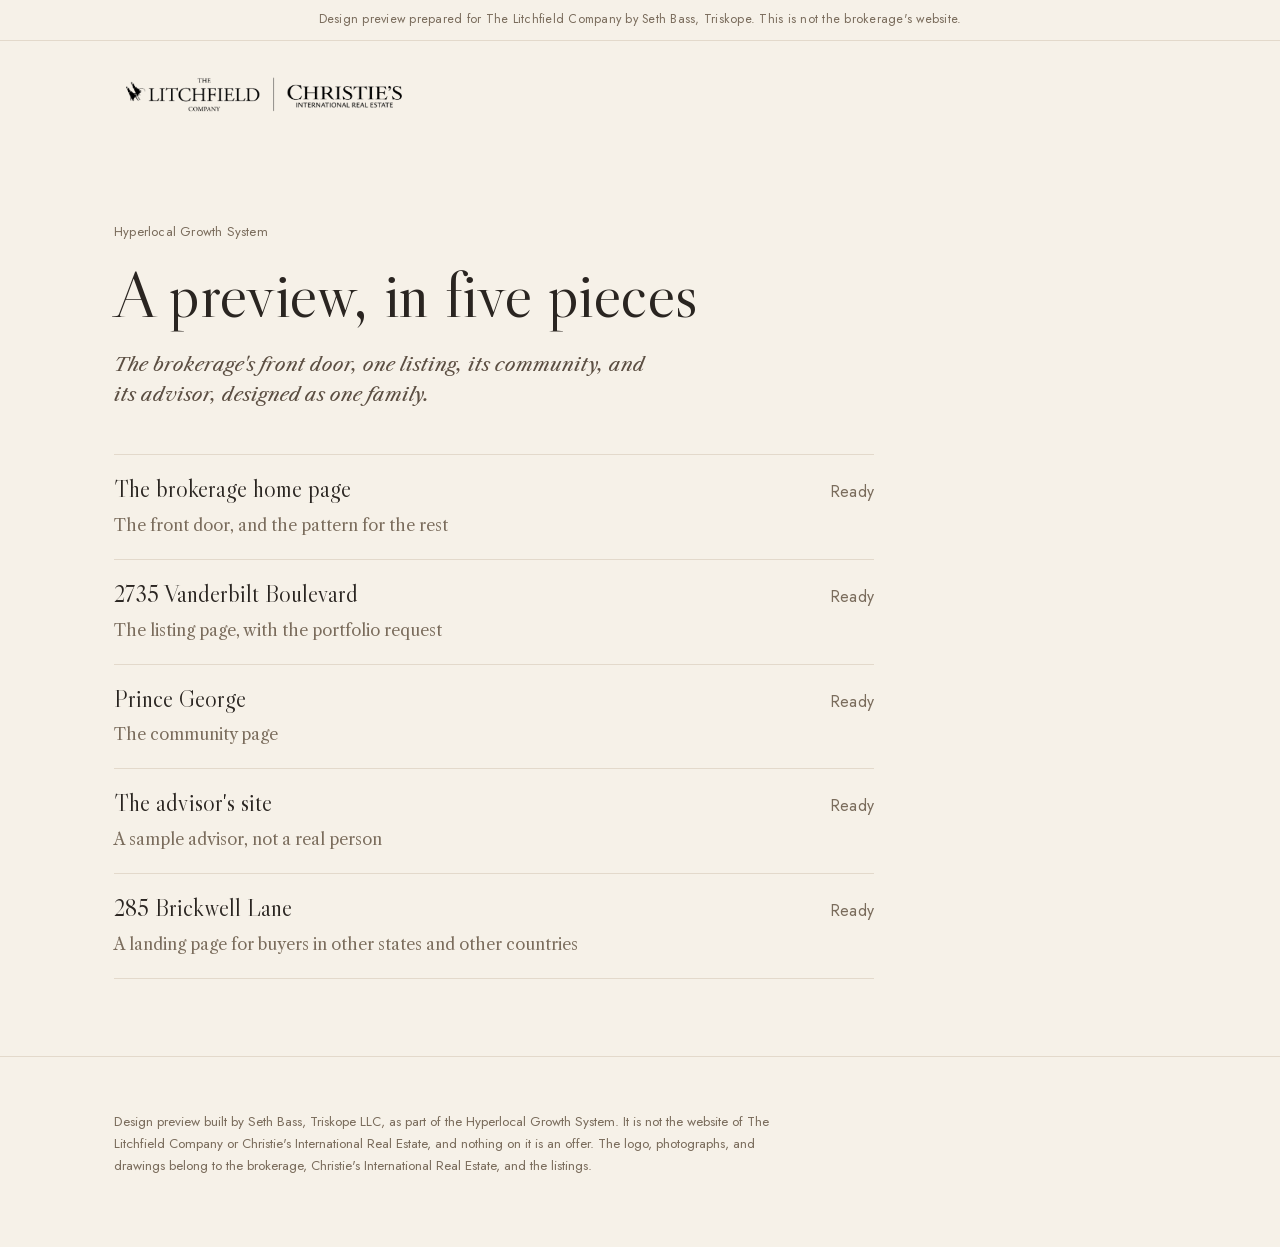
<file: index.html>
<!DOCTYPE html>
<html lang="en">
<head>
<meta charset="UTF-8">
<meta name="viewport" content="width=device-width, initial-scale=1">
<meta name="robots" content="noindex,nofollow">
<title>Design preview for The Litchfield Company</title>
<link rel="stylesheet" href="fonts/fonts.css">
<link rel="stylesheet" href="css/preview.css">
<style>
.contents{list-style:none;margin:0;padding:0;border-top:1px solid var(--hair);max-width:760px}
.contents li{display:flex;justify-content:space-between;align-items:baseline;gap:24px;padding:20px 0;border-bottom:1px solid var(--hair)}
.contents b{font-family:var(--display);font-weight:400;font-size:1.5rem;line-height:1.2}
.contents a{text-decoration:none} .contents a:hover b{text-decoration:underline;text-decoration-thickness:1px;text-underline-offset:.2em}
.contents span{display:block;font-size:1rem;color:var(--soft);margin-top:4px}
</style>
</head>
<body class="warm">
<p class="preview-line">Design preview prepared for The Litchfield Company by Seth Bass, Triskope. This is not the brokerage's website.</p>
<header class="mast"><div class="wrap">
  <span class="logo"><img src="img/brand/litchfield-christies-logo.png" width="470" height="90" alt="The Litchfield Company, Christie's International Real Estate"></span>
</div></header>
<main>
  <section class="title"><div class="wrap">
    <p class="label">Hyperlocal Growth System</p>
    <h1>A preview, in five pieces</h1>
    <p class="standfirst">The brokerage's front door, one listing, its community, and its advisor, designed as one family.</p>
    <ol class="contents" style="margin-top:44px">
      <li><a href="home/index.html"><b>The brokerage home page</b><span>The front door, and the pattern for the rest</span></a><span class="label">Ready</span></li>
      <li><a href="listing/index.html"><b>2735 Vanderbilt Boulevard</b><span>The listing page, with the portfolio request</span></a><span class="label">Ready</span></li>
      <li><a href="community/index.html"><b>Prince George</b><span>The community page</span></a><span class="label">Ready</span></li>
      <li><a href="agent/index.html"><b>The advisor's site</b><span>A sample advisor, not a real person</span></a><span class="label">Ready</span></li>
      <li><a href="brickwell/index.html"><b>285 Brickwell Lane</b><span>A landing page for buyers in other states and other countries</span></a><span class="label">Ready</span></li>
    </ol>
  </div></section>
</main>
<footer class="foot"><div class="wrap">
  <p>Design preview built by Seth Bass, Triskope LLC, as part of the Hyperlocal Growth System. It is not the website of The Litchfield Company or Christie's International Real Estate, and nothing on it is an offer. The logo, photographs, and drawings belong to the brokerage, Christie's International Real Estate, and the listings.</p>
</div></footer>
</body>
</html>
</file>
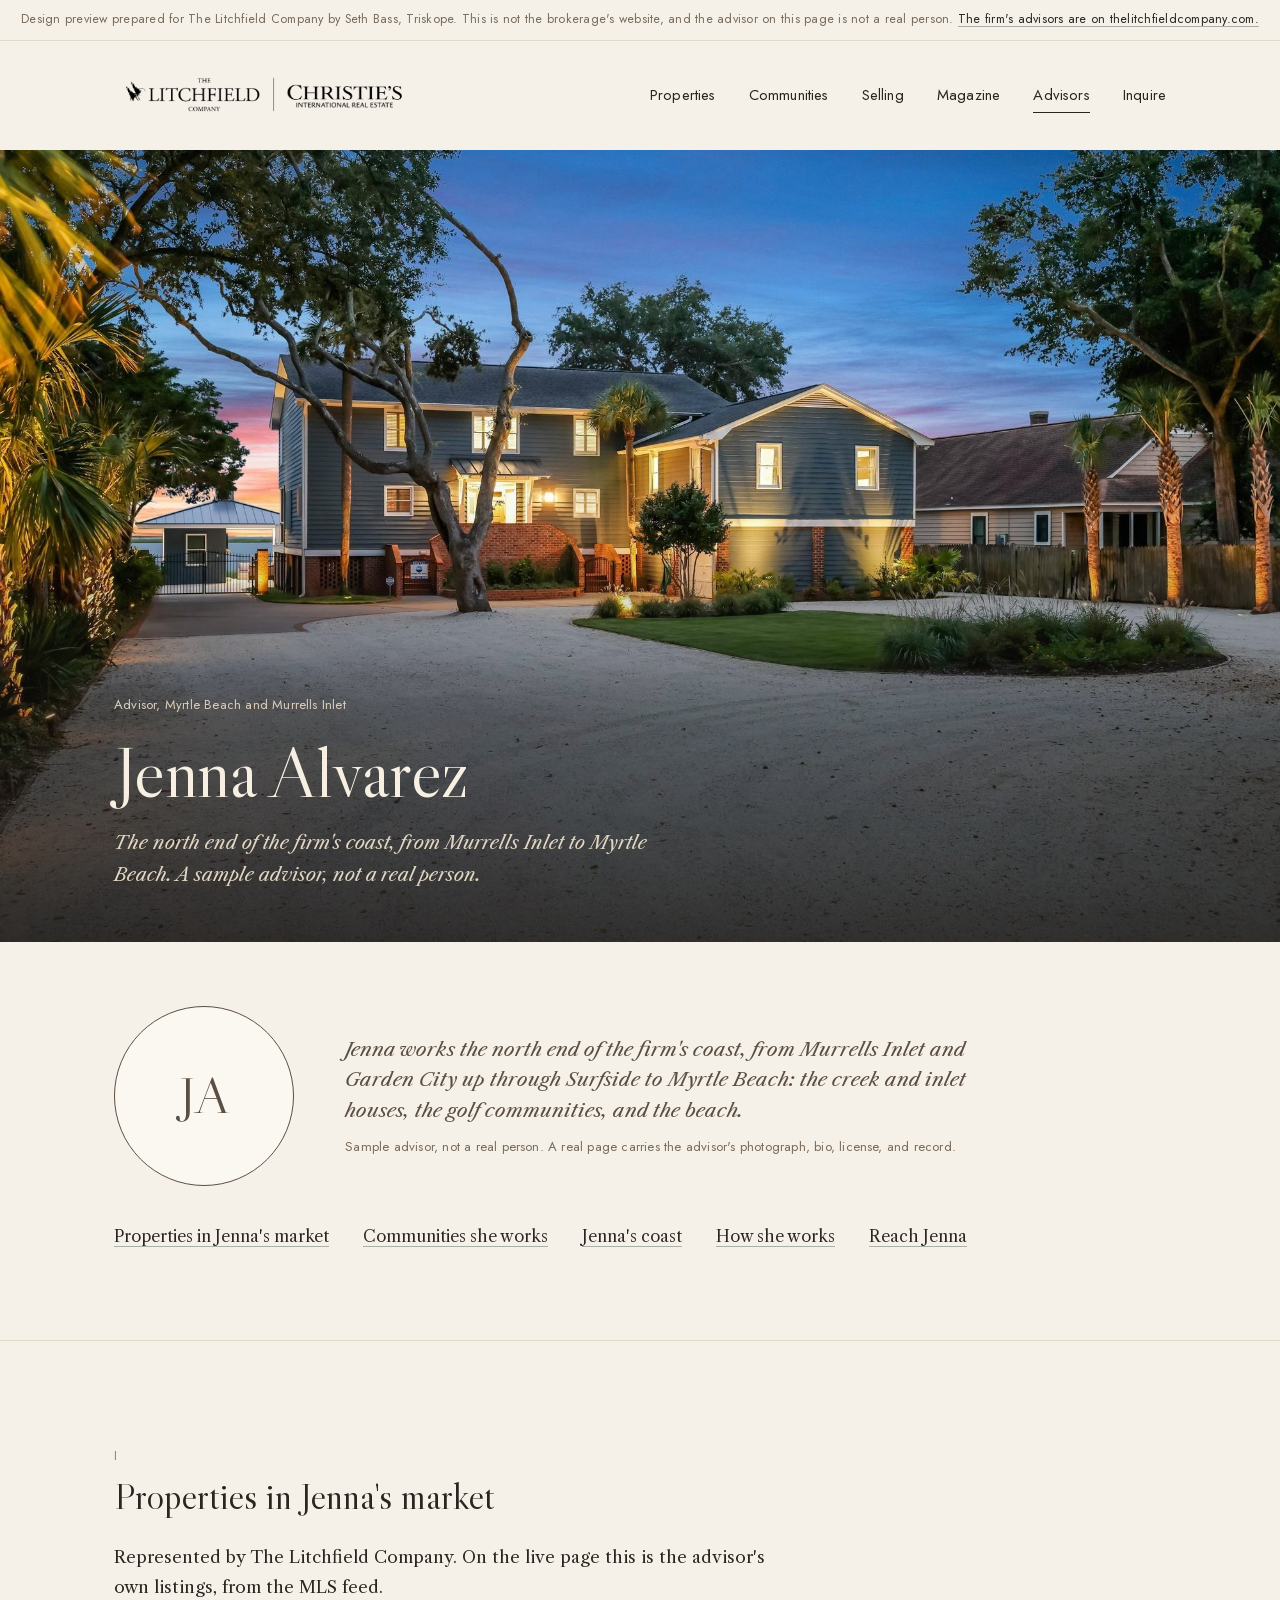
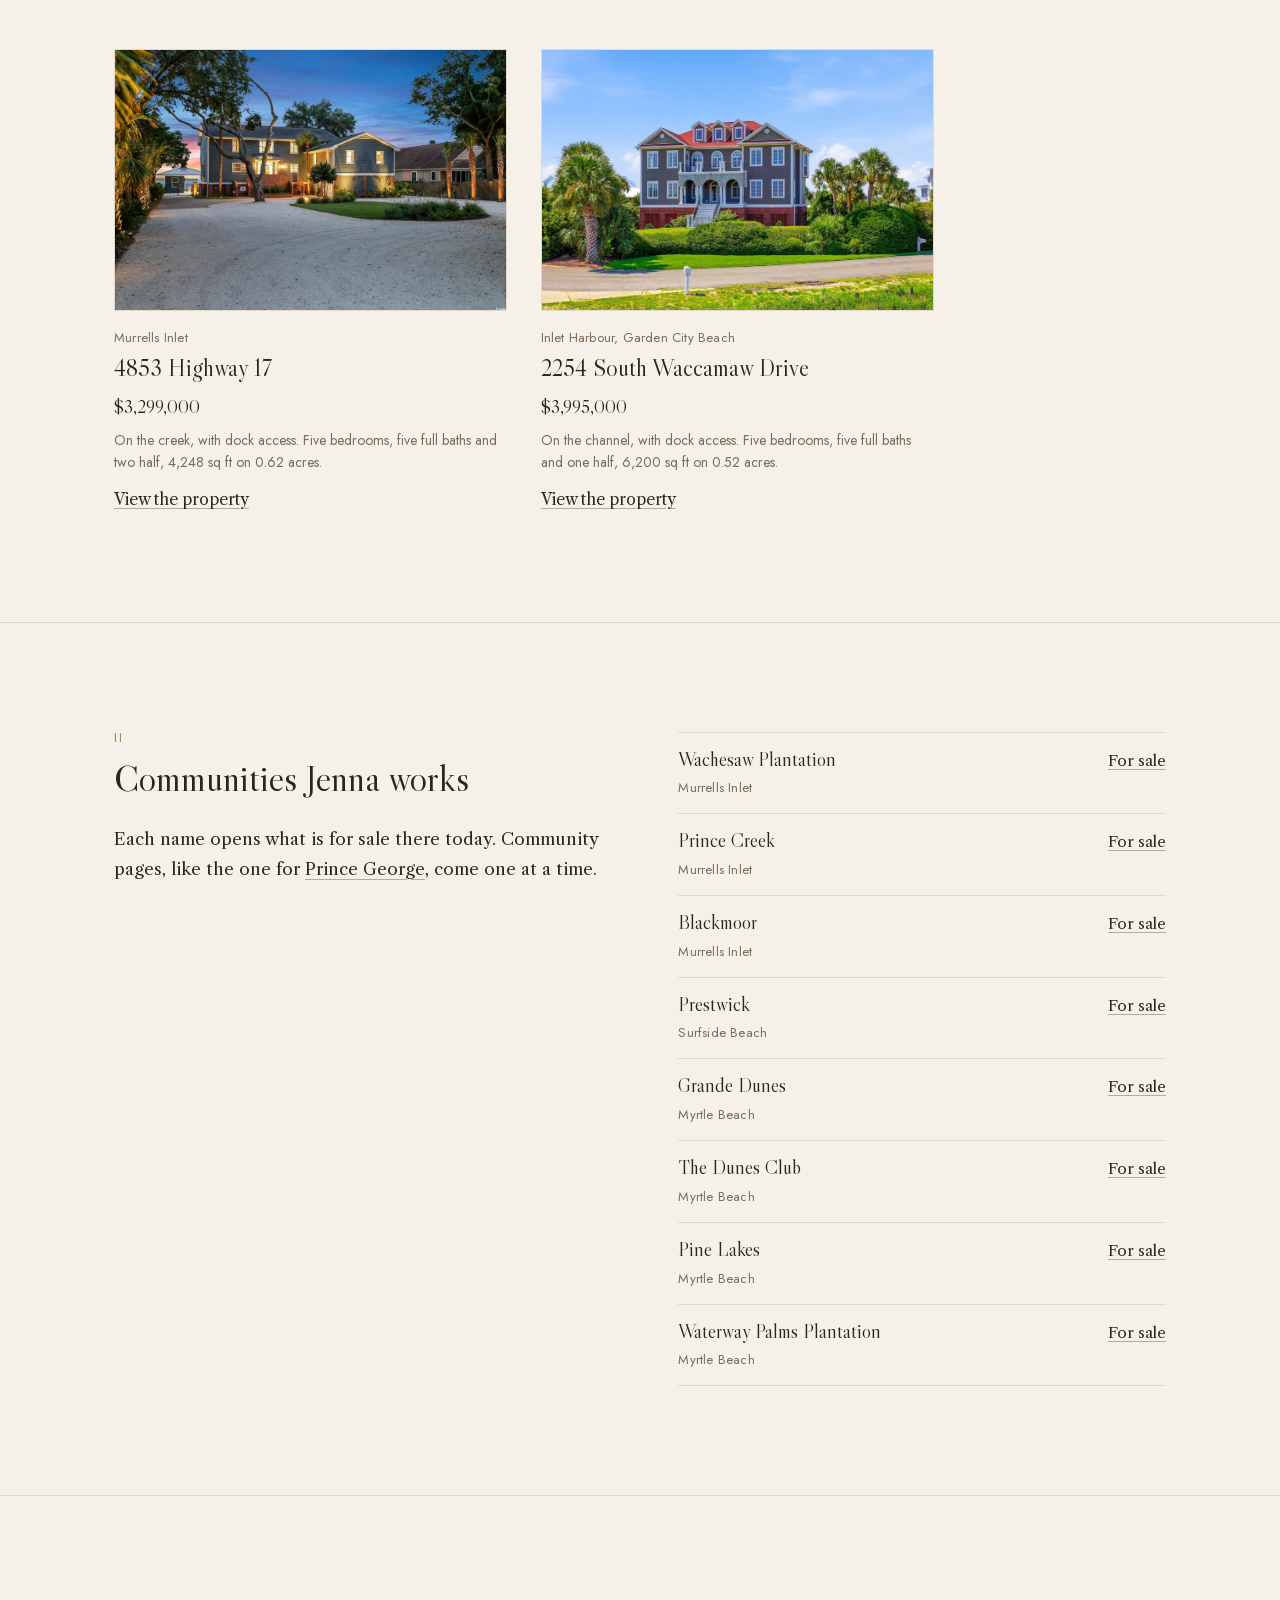
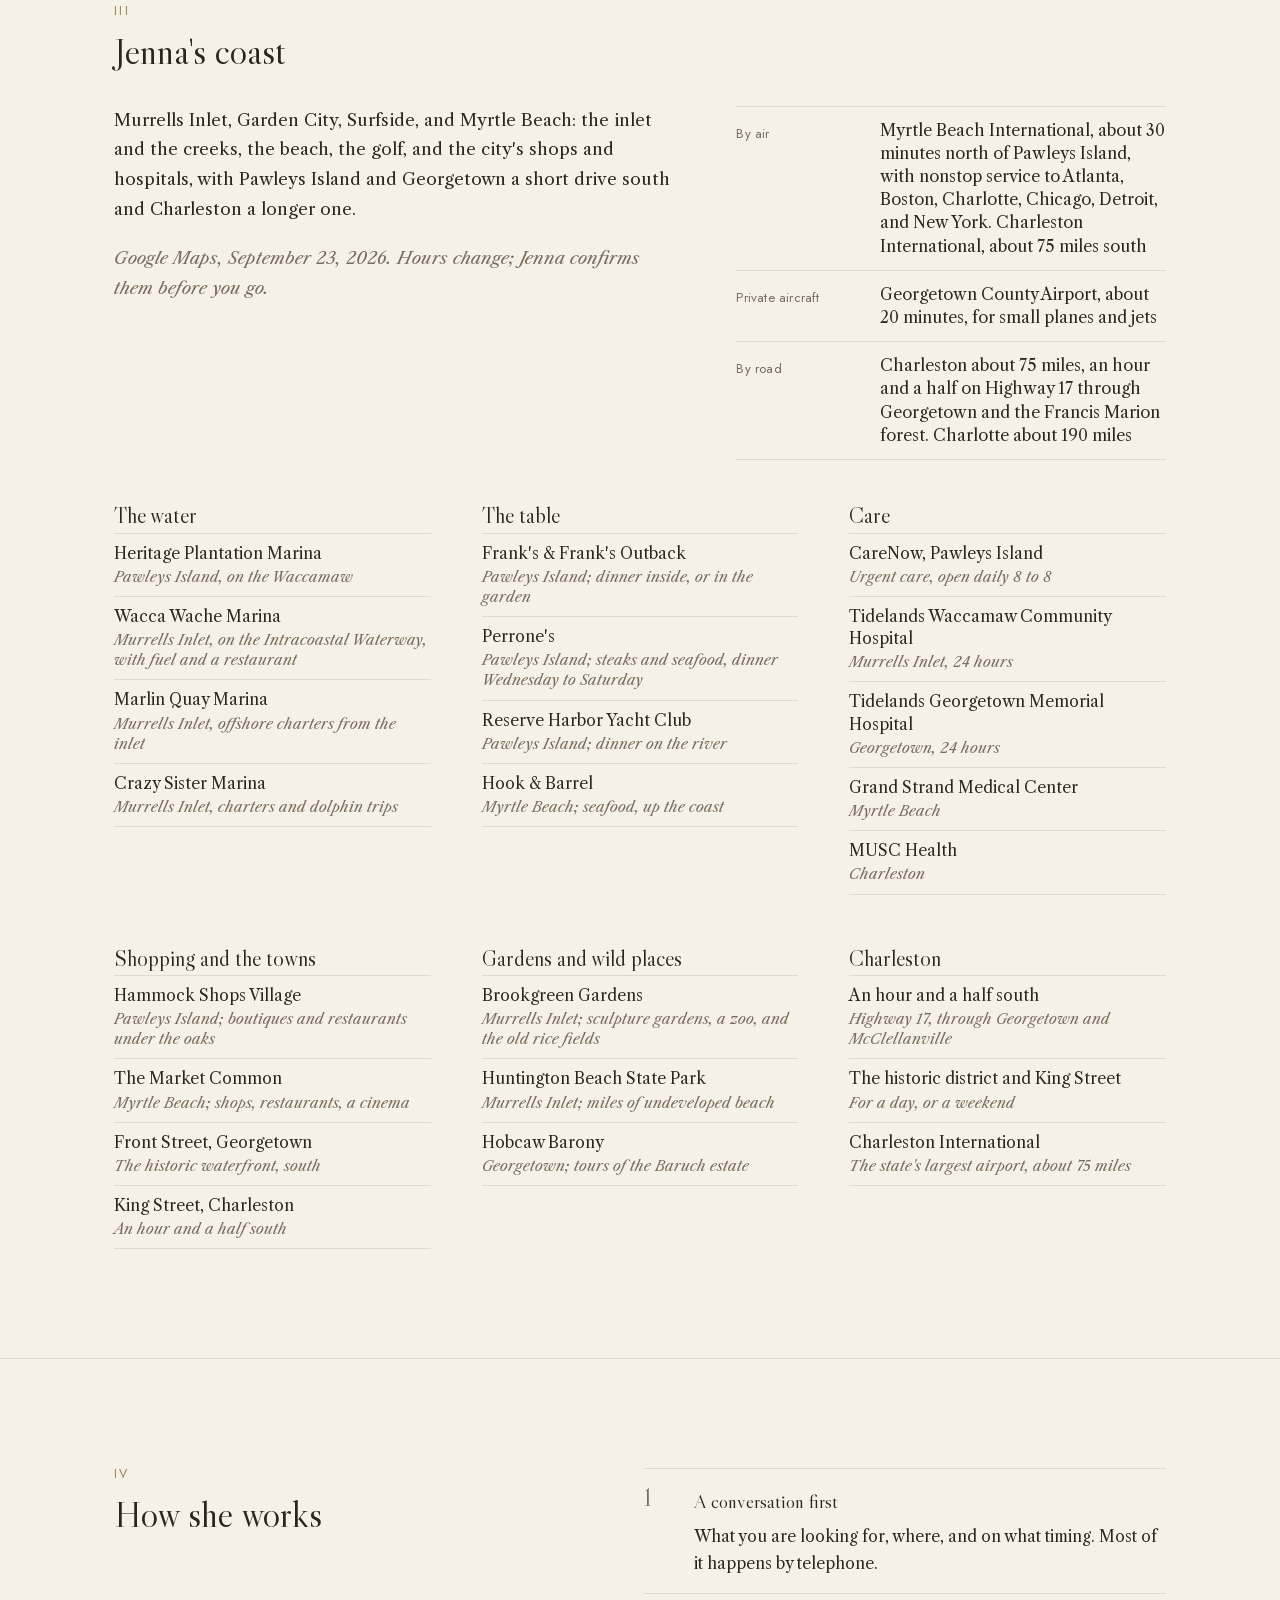
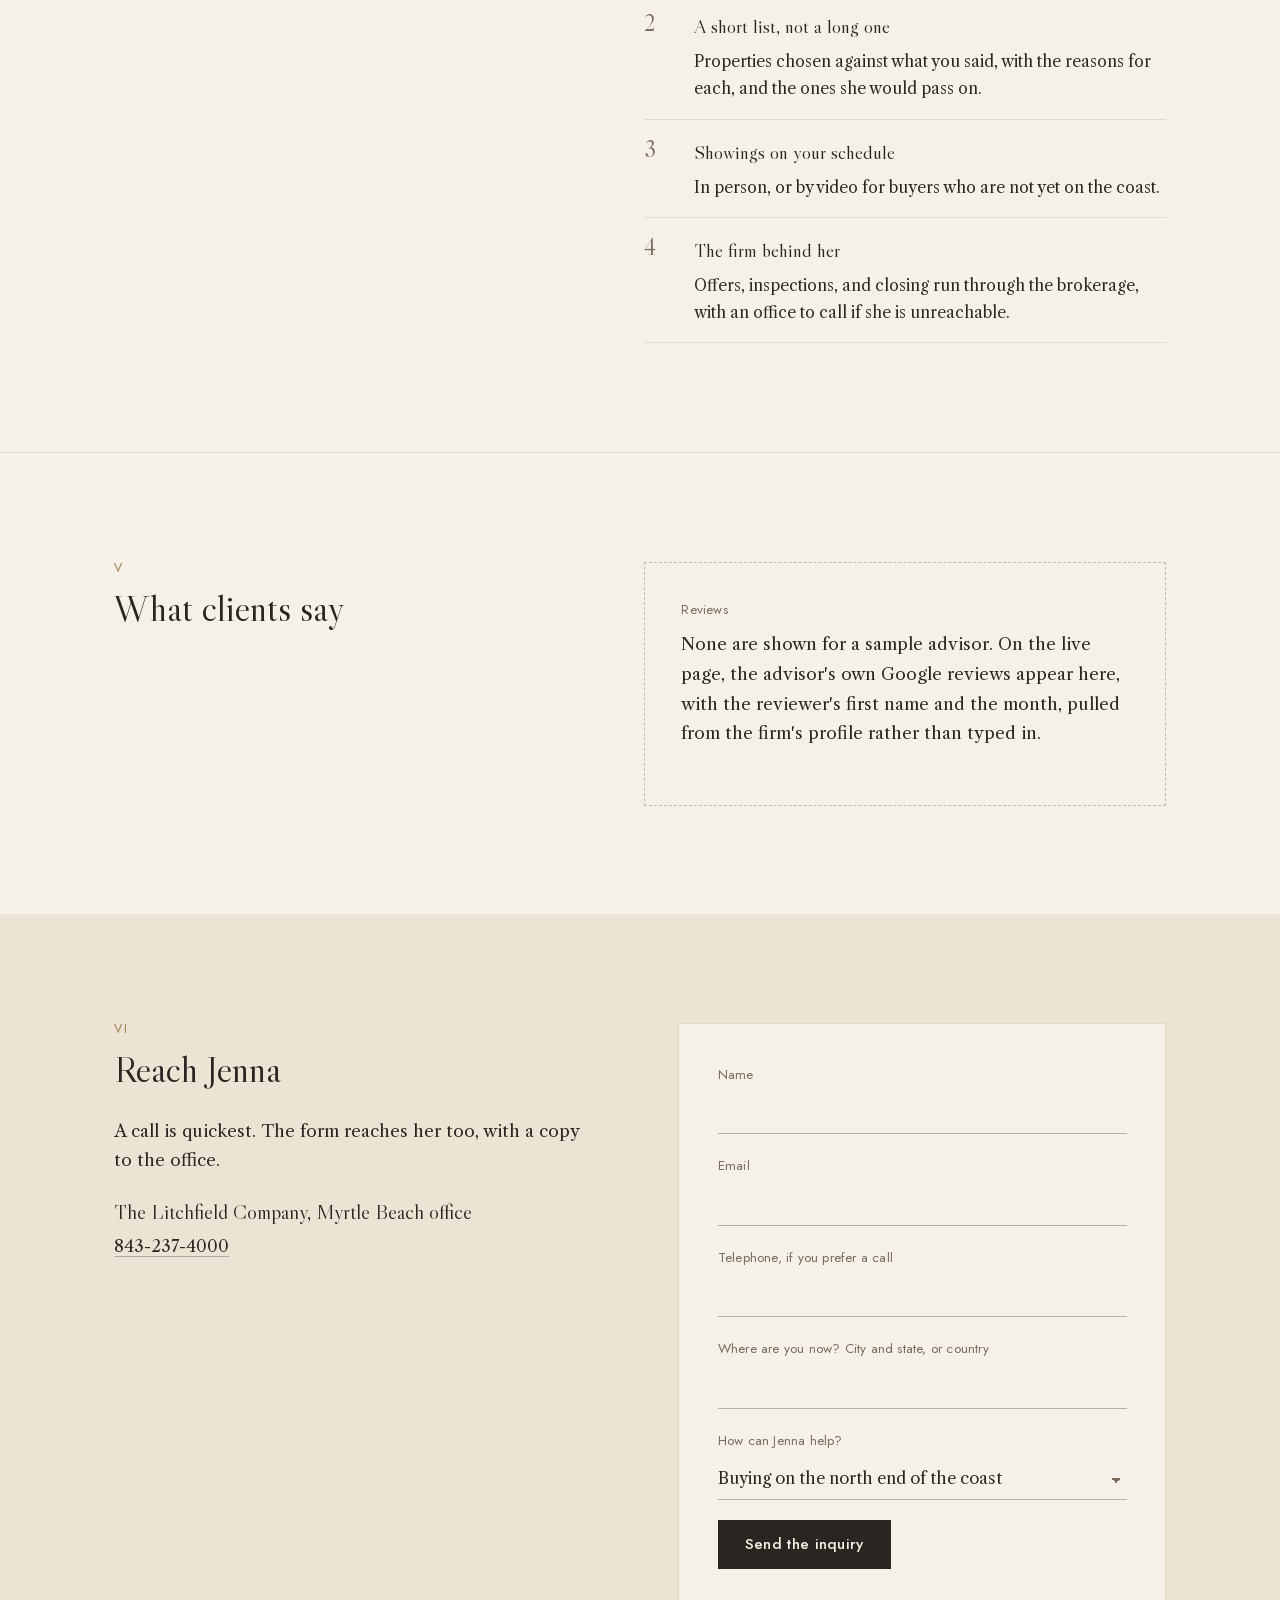
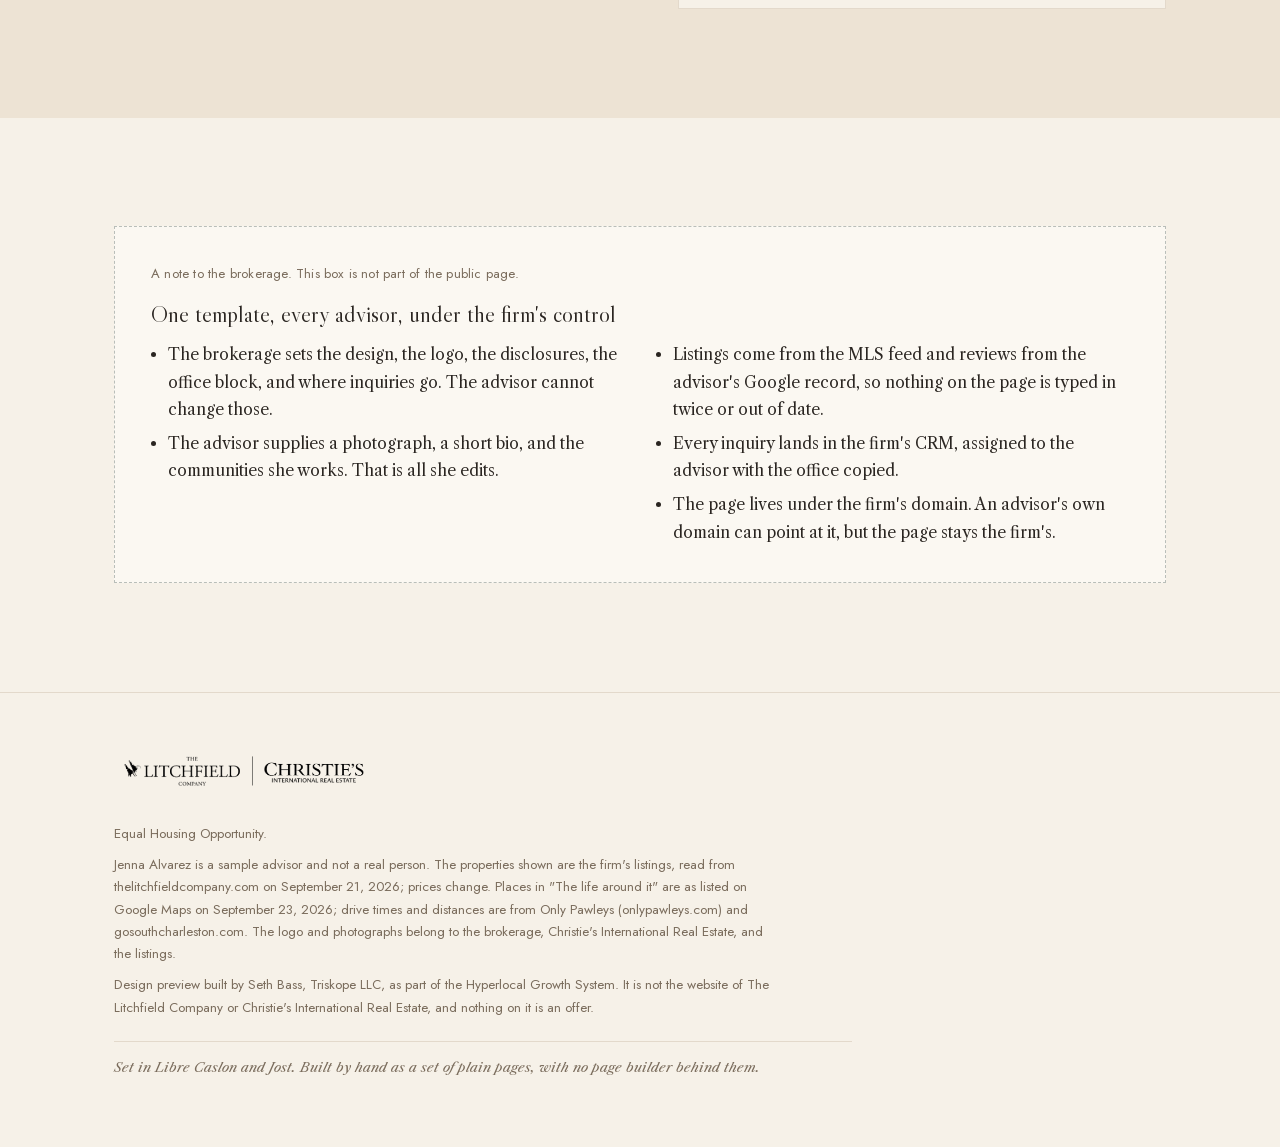
<file: agent/index.html>
<!DOCTYPE html>
<html lang="en">
<head>
<meta charset="UTF-8">
<meta name="viewport" content="width=device-width, initial-scale=1">
<meta name="robots" content="noindex,nofollow">
<title>Jenna Alvarez, Advisor | The Litchfield Company. Sample page.</title>
<meta name="description" content="A sample advisor page on the brokerage's template. Jenna Alvarez is not a real person.">
<link rel="stylesheet" href="../fonts/fonts.css">
<link rel="stylesheet" href="../css/preview.css">
<!--
  DESIGN PREVIEW of an advisor page, built 9-22-26 for the 9-23-26 meeting with The Litchfield Company.
  Jenna Alvarez is a sample advisor and NOT a real person; the page says so in four places. Nothing about her
  carries a number: no sales figures, no years, no awards, no reviews. Those come from a real advisor's record.
  The point of the page is the template: the brokerage sets the design, the disclosures, the office, and where
  inquiries go; the advisor supplies a photograph, a short bio, and the communities she works. Listings on the
  live page come from the MLS feed; reviews from the advisor's Google record.
  Properties shown are the firm's listings in the north end of its territory, read from thelitchfieldcompany.com
  on 9-21-26. Community links use the names their search uses (brand/brands/litchfield-neighborhoods.json).
  Office: the Myrtle Beach and Murrells Inlet side of the firm; the address comes from the firm.
  Photographs belong to the brokerage and its listings. See img/home/SOURCE.txt.
-->
<style>
.who{display:grid;grid-template-columns:auto minmax(0,1fr);gap:clamp(24px,4vw,56px);align-items:center;margin-top:clamp(28px,4vw,52px)}
@media(max-width:680px){.who{grid-template-columns:1fr}}
.who .mono{width:clamp(120px,16vw,180px);height:clamp(120px,16vw,180px);border:1px solid var(--slate);border-radius:50%;display:flex;align-items:center;justify-content:center;font-family:var(--display);font-size:clamp(2.4rem,4vw,3.4rem);color:var(--slate);background:var(--sheet)}
.who .sample{display:block;margin-top:10px}
.steps{list-style:none;margin:0;padding:0;counter-reset:step;border-top:1px solid var(--hair);max-width:var(--measure)}
.steps li{counter-increment:step;display:grid;grid-template-columns:2em 1fr;gap:16px;padding:16px 0;border-bottom:1px solid var(--hair)}
.steps li::before{content:counter(step);font-family:var(--display);font-size:1.5rem;color:var(--soft);line-height:1.1}
.steps b{display:block;font-weight:400;font-family:var(--display);font-size:1.2rem;margin-bottom:4px}
.steps p{margin:0;font-size:.98rem}
.slot{border:1px dashed #B9BEB9;padding:clamp(22px,3vw,36px);max-width:var(--measure)}
.slot .label{display:block;margin-bottom:8px}
</style>
</head>
<body class="warm">
<p class="preview-line">Design preview prepared for The Litchfield Company by Seth Bass, Triskope. This is not the brokerage's website, and the advisor on this page is not a real person. <a href="https://www.thelitchfieldcompany.com/agents.php">The firm's advisors are on thelitchfieldcompany.com.</a></p>

<header class="mast">
  <div class="wrap">
    <a class="logo" href="../home/index.html"><img src="../img/brand/litchfield-christies-logo.png" width="470" height="90" alt="The Litchfield Company, Christie's International Real Estate"></a>
    <nav aria-label="Main">
      <a href="../home/index.html#properties">Properties</a>
      <a href="../home/index.html#communities">Communities</a>
      <a href="../home/index.html#selling">Selling</a>
      <a href="../home/index.html#magazine">Magazine</a>
      <a href="../home/index.html#advisors" aria-current="page">Advisors</a>
      <a href="#inquire">Inquire</a>
    </nav>
  </div>
</header>

<main>
  <figure class="cover">
    <img src="../img/home/hwy17-1.jpg" width="2500" height="1667" alt="Dusk in Murrells Inlet: a gray two-story house under live oaks at the end of a wide sand drive, its windows lit." style="object-position:center 60%">
    <figcaption class="scrim"><div class="wrap">
      <p class="label">Advisor, Myrtle Beach and Murrells Inlet</p>
      <h1>Jenna Alvarez</h1>
      <p class="line">The north end of the firm's coast, from Murrells Inlet to Myrtle Beach. A sample advisor, not a real person.</p>
    </div></figcaption>
  </figure>

  <section class="opening" style="padding-top:clamp(36px,5vw,64px)">
    <div class="wrap">
      <div class="who" style="margin-top:0">
        <div class="mono" aria-hidden="true">JA</div>
        <div>
          <p class="standfirst" style="margin-top:0">Jenna works the north end of the firm's coast, from Murrells Inlet and Garden City up through Surfside to Myrtle Beach: the creek and inlet houses, the golf communities, and the beach.</p>
          <span class="label sample">Sample advisor, not a real person. A real page carries the advisor's photograph, bio, license, and record.</span>
        </div>
      </div>
      <div class="media">
        <a href="#properties">Properties in Jenna's market</a>
        <a href="#communities">Communities she works</a>
        <a href="#around">Jenna's coast</a>
        <a href="#about">How she works</a>
        <a href="#inquire">Reach Jenna</a>
      </div>
    </div>
  </section>

  <section class="band" id="properties">
    <div class="wrap">
      <h2>Properties in Jenna's market</h2>
      <p>Represented by The Litchfield Company. On the live page this is the advisor's own listings, from the MLS feed.</p>
      <div class="cards" style="grid-template-columns:repeat(2,minmax(0,1fr));max-width:820px">
        <article class="card">
          <a class="shot" href="https://www.thelitchfieldcompany.com/property/33-2522678-4853-highway-17-murrells-inlet-SC-29576"><img src="../img/home/hwy17-1.jpg" alt="A gray two-story house at dusk under live oaks, at the end of a wide sand drive in Murrells Inlet." loading="lazy"></a>
          <span class="label">Murrells Inlet</span>
          <h3>4853 Highway 17</h3>
          <p class="price">$3,299,000</p>
          <p class="facts">On the creek, with dock access. Five bedrooms, five full baths and two half, 4,248 sq ft on 0.62 acres.</p>
          <p class="go"><a href="https://www.thelitchfieldcompany.com/property/33-2522678-4853-highway-17-murrells-inlet-SC-29576">View the property</a></p>
        </article>
        <article class="card">
          <a class="shot" href="https://www.thelitchfieldcompany.com/property/33-2619056-2254-s-waccamaw-dr-garden-city-beach-SC-29576"><img src="../img/home/waccamaw-1.jpg" alt="A three-story house with a red roof and white railed porches, set among palms in Inlet Harbour." loading="lazy"></a>
          <span class="label">Inlet Harbour, Garden City Beach</span>
          <h3>2254 South Waccamaw Drive</h3>
          <p class="price">$3,995,000</p>
          <p class="facts">On the channel, with dock access. Five bedrooms, five full baths and one half, 6,200 sq ft on 0.52 acres.</p>
          <p class="go"><a href="https://www.thelitchfieldcompany.com/property/33-2619056-2254-s-waccamaw-dr-garden-city-beach-SC-29576">View the property</a></p>
        </article>
      </div>
    </div>
  </section>

  <section class="band" id="communities">
    <div class="wrap two even">
      <div>
        <h2>Communities Jenna works</h2>
        <p>Each name opens what is for sale there today. Community pages, like the one for <a href="../community/index.html">Prince George</a>, come one at a time.</p>
      </div>
      <ul class="index">
          <li><div><b>Wachesaw Plantation</b><span class="label">Murrells Inlet</span></div><a href="https://www.thelitchfieldcompany.com/index.php?advanced=1&amp;display=Wachesaw%20Plantation&amp;areas%5B%5D=neighborhood:wachesaw%20plantation:sc&amp;beds=0&amp;baths=0&amp;min=0&amp;max=100000000">For sale</a></li>
          <li><div><b>Prince Creek</b><span class="label">Murrells Inlet</span></div><a href="https://www.thelitchfieldcompany.com/index.php?advanced=1&amp;display=Prince%20Creek&amp;areas%5B%5D=neighborhood:prince%20creek%20-%20highwood:sc&amp;areas%5B%5D=neighborhood:johns%20bay%20%40%20prince%20creek:sc&amp;areas%5B%5D=neighborhood:palm%20bay%20at%20prince%20creek:sc&amp;areas%5B%5D=neighborhood:prince%20creek%20-%20linksbrook:sc&amp;areas%5B%5D=neighborhood:prince%20creek%20-%20willow%20bay:sc&amp;areas%5B%5D=neighborhood:prince%20creek%20-%20laurel%20bay:sc&amp;areas%5B%5D=neighborhood:stonegate%20at%20prince%20creek:sc&amp;areas%5B%5D=neighborhood:waverly%20bay%20-%20prince%20creek:sc&amp;areas%5B%5D=neighborhood:seasons%20at%20prince%20creek%20west:sc&amp;areas%5B%5D=neighborhood:creek%20harbour%20-%20prince%20creek:sc&amp;areas%5B%5D=neighborhood:prince%20creek%20west%20-%20creekhaven:sc&amp;areas%5B%5D=neighborhood:prince%20creek%20-%20bellwood%20landing:sc&amp;areas%5B%5D=neighborhood:cold%20stream%20cove%20-%20prince%20creek:sc&amp;areas%5B%5D=neighborhood:johns%20bay%20south%20at%20prince%20creek:sc&amp;areas%5B%5D=neighborhood:prince%20creek%20-%20shallow%20creek%20bay:sc&amp;areas%5B%5D=neighborhood:wilderness%20pointe%20at%20prince%20creek:sc&amp;areas%5B%5D=neighborhood:champions%20village%20at%20prince%20creek:sc&amp;areas%5B%5D=neighborhood:course%20club%20villas%20at%20prince%20creek:sc&amp;areas%5B%5D=neighborhood:charles%20towne%20bays%20of%20prince%20creek:sc&amp;areas%5B%5D=neighborhood:prince%20creek%20-%20collins%20creek%20landing:sc&amp;areas%5B%5D=neighborhood:collins%20creek%20landing%20-%20prince%20creek:sc&amp;areas%5B%5D=neighborhood:prince%20creek%20-%20longwood%20bluffs%20-%20detached:sc&amp;areas%5B%5D=neighborhood:prince%20creek%20-%20the%20garden%20homes%20at%20stonegate:sc&amp;areas%5B%5D=neighborhood:prince%20creek%20-longwood%20bluffs-%20semi%20detached:sc&amp;beds=0&amp;baths=0&amp;min=0&amp;max=100000000">For sale</a></li>
          <li><div><b>Blackmoor</b><span class="label">Murrells Inlet</span></div><a href="https://www.thelitchfieldcompany.com/index.php?advanced=1&amp;display=Blackmoor&amp;areas%5B%5D=neighborhood:blackmoor:sc&amp;beds=0&amp;baths=0&amp;min=0&amp;max=100000000">For sale</a></li>
          <li><div><b>Prestwick</b><span class="label">Surfside Beach</span></div><a href="https://www.thelitchfieldcompany.com/index.php?advanced=1&amp;display=Prestwick&amp;areas%5B%5D=neighborhood:prestwick:sc&amp;beds=0&amp;baths=0&amp;min=0&amp;max=100000000">For sale</a></li>
          <li><div><b>Grande Dunes</b><span class="label">Myrtle Beach</span></div><a href="https://www.thelitchfieldcompany.com/index.php?advanced=1&amp;display=Grande%20Dunes&amp;areas%5B%5D=neighborhood:grande%20dunes%20-%20cadiz:sc&amp;areas%5B%5D=neighborhood:grande%20dunes%20-%20calais:sc&amp;areas%5B%5D=neighborhood:grande%20dunes%20-%20milano:sc&amp;areas%5B%5D=neighborhood:grande%20dunes%20-%20palermo:sc&amp;areas%5B%5D=neighborhood:grande%20dunes%20-%20seville:sc&amp;areas%5B%5D=neighborhood:grande%20dunes%20-%20del%20webb:sc&amp;areas%5B%5D=neighborhood:grande%20dunes%20-%20cascadia:sc&amp;areas%5B%5D=neighborhood:grande%20dunes%20-%20the%20cape:sc&amp;areas%5B%5D=neighborhood:grande%20dunes%20-%20promenade:sc&amp;areas%5B%5D=neighborhood:grande%20dunes%20-%20islecrest:sc&amp;areas%5B%5D=neighborhood:grande%20dunes%20-%20beach%20view:sc&amp;areas%5B%5D=neighborhood:grande%20dunes%20-%20marina%20inn:sc&amp;areas%5B%5D=neighborhood:grande%20dunes%20-%20bal%20harbor:sc&amp;areas%5B%5D=neighborhood:grande%20dunes%20-%20siena%20park:sc&amp;areas%5B%5D=neighborhood:grande%20dunes%20-%20living%20dunes:sc&amp;areas%5B%5D=neighborhood:grande%20dunes%20-%20members%20club:sc&amp;areas%5B%5D=neighborhood:grande%20dunes%20-%20north%20village:sc&amp;areas%5B%5D=neighborhood:grande%20dunes%20-%20cipriana%20park:sc&amp;areas%5B%5D=neighborhood:grande%20dunes%20-%20villa%20venezia:sc&amp;areas%5B%5D=neighborhood:grande%20dunes%20-%20capri%20village:sc&amp;areas%5B%5D=neighborhood:grande%20dunes%20-%20vista%20del%20mar:sc&amp;areas%5B%5D=neighborhood:grande%20dunes%20-%20waterside%20edge:sc&amp;areas%5B%5D=neighborhood:grande%20dunes%20-%20riviera%20village:sc&amp;areas%5B%5D=neighborhood:grande%20dunes%20-%20tuscany%20village:sc&amp;areas%5B%5D=neighborhood:grande%20dunes%20-%20waterside%20pointe:sc&amp;areas%5B%5D=neighborhood:grande%20dunes-members%20club%20enclave:sc&amp;beds=0&amp;baths=0&amp;min=0&amp;max=100000000">For sale</a></li>
          <li><div><b>The Dunes Club</b><span class="label">Myrtle Beach</span></div><a href="https://www.thelitchfieldcompany.com/index.php?advanced=1&amp;display=The%20Dunes%20Club&amp;areas%5B%5D=neighborhood:the%20dunes%20club:sc&amp;beds=0&amp;baths=0&amp;min=0&amp;max=100000000">For sale</a></li>
          <li><div><b>Pine Lakes</b><span class="label">Myrtle Beach</span></div><a href="https://www.thelitchfieldcompany.com/index.php?advanced=1&amp;display=Pine%20Lakes&amp;areas%5B%5D=neighborhood:pine%20lakes:sc&amp;beds=0&amp;baths=0&amp;min=0&amp;max=100000000">For sale</a></li>
          <li><div><b>Waterway Palms Plantation</b><span class="label">Myrtle Beach</span></div><a href="https://www.thelitchfieldcompany.com/index.php?advanced=1&amp;display=Waterway%20Palms%20Plantation&amp;areas%5B%5D=neighborhood:waterway%20palms%20plantation:sc&amp;beds=0&amp;baths=0&amp;min=0&amp;max=100000000">For sale</a></li>
      </ul>
    </div>
  </section>

  <section class="band" id="around">
    <div class="wrap">
      <h2>Jenna's coast</h2>
      <div class="text-ledger">
        <div>
          <p>Murrells Inlet, Garden City, Surfside, and Myrtle Beach: the inlet and the creeks, the beach, the golf, and the city's shops and hospitals, with Pawleys Island and Georgetown a short drive south and Charleston a longer one.</p>
          <p class="aside">Google Maps, September 23, 2026. Hours change; Jenna confirms them before you go.</p>
        </div>
        <aside class="parts" aria-label="Getting here and away">
          <dl>
            <div><dt>By air</dt><dd>Myrtle Beach International, about 30 minutes north of Pawleys Island, with nonstop service to Atlanta, Boston, Charlotte, Chicago, Detroit, and New York. Charleston International, about 75 miles south</dd></div>
            <div><dt>Private aircraft</dt><dd>Georgetown County Airport, about 20 minutes, for small planes and jets</dd></div>
            <div><dt>By road</dt><dd>Charleston about 75 miles, an hour and a half on Highway 17 through Georgetown and the Francis Marion forest. Charlotte about 190 miles</dd></div>
          </dl>
        </aside>
      </div>
      <div class="schedule">
        <div class="floor">
          <h3>The water</h3>
          <ul>
            <li><div>Heritage Plantation Marina<em>Pawleys Island, on the Waccamaw</em></div></li>
            <li><div>Wacca Wache Marina<em>Murrells Inlet, on the Intracoastal Waterway, with fuel and a restaurant</em></div></li>
            <li><div>Marlin Quay Marina<em>Murrells Inlet, offshore charters from the inlet</em></div></li>
            <li><div>Crazy Sister Marina<em>Murrells Inlet, charters and dolphin trips</em></div></li>
          </ul>
        </div>
        <div class="floor">
          <h3>The table</h3>
          <ul>
            <li><div>Frank's &amp; Frank's Outback<em>Pawleys Island; dinner inside, or in the garden</em></div></li>
            <li><div>Perrone's<em>Pawleys Island; steaks and seafood, dinner Wednesday to Saturday</em></div></li>
            <li><div>Reserve Harbor Yacht Club<em>Pawleys Island; dinner on the river</em></div></li>
            <li><div>Hook &amp; Barrel<em>Myrtle Beach; seafood, up the coast</em></div></li>
          </ul>
        </div>
        <div class="floor">
          <h3>Care</h3>
          <ul>
            <li><div>CareNow, Pawleys Island<em>Urgent care, open daily 8 to 8</em></div></li>
            <li><div>Tidelands Waccamaw Community Hospital<em>Murrells Inlet, 24 hours</em></div></li>
            <li><div>Tidelands Georgetown Memorial Hospital<em>Georgetown, 24 hours</em></div></li>
            <li><div>Grand Strand Medical Center<em>Myrtle Beach</em></div></li>
            <li><div>MUSC Health<em>Charleston</em></div></li>
          </ul>
        </div>
        <div class="floor">
          <h3>Shopping and the towns</h3>
          <ul>
            <li><div>Hammock Shops Village<em>Pawleys Island; boutiques and restaurants under the oaks</em></div></li>
            <li><div>The Market Common<em>Myrtle Beach; shops, restaurants, a cinema</em></div></li>
            <li><div>Front Street, Georgetown<em>The historic waterfront, south</em></div></li>
            <li><div>King Street, Charleston<em>An hour and a half south</em></div></li>
          </ul>
        </div>
        <div class="floor">
          <h3>Gardens and wild places</h3>
          <ul>
            <li><div>Brookgreen Gardens<em>Murrells Inlet; sculpture gardens, a zoo, and the old rice fields</em></div></li>
            <li><div>Huntington Beach State Park<em>Murrells Inlet; miles of undeveloped beach</em></div></li>
            <li><div>Hobcaw Barony<em>Georgetown; tours of the Baruch estate</em></div></li>
          </ul>
        </div>
        <div class="floor">
          <h3>Charleston</h3>
          <ul>
            <li><div>An hour and a half south<em>Highway 17, through Georgetown and McClellanville</em></div></li>
            <li><div>The historic district and King Street<em>For a day, or a weekend</em></div></li>
            <li><div>Charleston International<em>The state's largest airport, about 75 miles</em></div></li>
          </ul>
        </div>
      </div>
    </div>
  </section>
  <section class="band" id="about">
    <div class="wrap two">
      <h2>How she works</h2>
      <ol class="steps">
        <li><div><b>A conversation first</b><p>What you are looking for, where, and on what timing. Most of it happens by telephone.</p></div></li>
        <li><div><b>A short list, not a long one</b><p>Properties chosen against what you said, with the reasons for each, and the ones she would pass on.</p></div></li>
        <li><div><b>Showings on your schedule</b><p>In person, or by video for buyers who are not yet on the coast.</p></div></li>
        <li><div><b>The firm behind her</b><p>Offers, inspections, and closing run through the brokerage, with an office to call if she is unreachable.</p></div></li>
      </ol>
    </div>
  </section>

  <section class="band" id="reviews">
    <div class="wrap two">
      <h2>What clients say</h2>
      <div class="slot">
        <span class="label">Reviews</span>
        <p>None are shown for a sample advisor. On the live page, the advisor's own Google reviews appear here, with the reviewer's first name and the month, pulled from the firm's profile rather than typed in.</p>
      </div>
    </div>
  </section>

  <section class="band invite" id="inquire">
    <div class="wrap two even">
      <div>
        <h2>Reach Jenna</h2>
        <p>A call is quickest. The form reaches her too, with a copy to the office.</p>
        <address class="office">
          <b>The Litchfield Company, Myrtle Beach office</b>
          <a href="tel:+18432374000">843-237-4000</a>
        </address>
      </div>

      <form class="request" id="inquiryForm" novalidate>
        <div class="field">
          <label for="f-name">Name</label>
          <input id="f-name" name="name" type="text" autocomplete="name" required>
        </div>
        <div class="field">
          <label for="f-email">Email</label>
          <input id="f-email" name="email" type="email" autocomplete="email" required>
        </div>
        <div class="field">
          <label for="f-phone">Telephone, if you prefer a call</label>
          <input id="f-phone" name="phone" type="tel" autocomplete="tel">
        </div>
        <div class="field">
          <label for="f-where">Where are you now? City and state, or country</label>
          <input id="f-where" name="where" type="text" autocomplete="off">
        </div>
        <div class="field">
          <label for="f-about">How can Jenna help?</label>
          <select id="f-about" name="about">
            <option>Buying on the north end of the coast</option>
            <option>Selling a property</option>
            <option>A valuation</option>
            <option>A question</option>
          </select>
        </div>
        <button class="btn" type="submit">Send the inquiry</button>

        <div class="sent" role="status" aria-live="polite">
          <h3>This is a preview, so nothing was sent.</h3>
          <p>On the live page, this inquiry goes straight into the CRM, assigned to the advisor, with the office copied.</p>
        </div>
      </form>
    </div>
  </section>

  <div class="wrap">
    <aside class="brief" aria-label="Note to the brokerage">
      <p class="label">A note to the brokerage. This box is not part of the public page.</p>
      <h2>One template, every advisor, under the firm's control</h2>
      <ul>
        <li>The brokerage sets the design, the logo, the disclosures, the office block, and where inquiries go. The advisor cannot change those.</li>
        <li>The advisor supplies a photograph, a short bio, and the communities she works. That is all she edits.</li>
        <li>Listings come from the MLS feed and reviews from the advisor's Google record, so nothing on the page is typed in twice or out of date.</li>
        <li>Every inquiry lands in the firm's CRM, assigned to the advisor with the office copied.</li>
        <li>The page lives under the firm's domain. An advisor's own domain can point at it, but the page stays the firm's.</li>
      </ul>
    </aside>
  </div>
</main>

<footer class="foot">
  <div class="wrap">
    <img src="../img/brand/litchfield-christies-logo.png" width="470" height="90" alt="The Litchfield Company, Christie's International Real Estate">
    <p>Equal Housing Opportunity.</p>
    <p>Jenna Alvarez is a sample advisor and not a real person. The properties shown are the firm's listings, read from thelitchfieldcompany.com on September 21, 2026; prices change. Places in "The life around it" are as listed on Google Maps on September 23, 2026; drive times and distances are from Only Pawleys (onlypawleys.com) and gosouthcharleston.com. The logo and photographs belong to the brokerage, Christie's International Real Estate, and the listings.</p>
    <p>Design preview built by Seth Bass, Triskope LLC, as part of the Hyperlocal Growth System. It is not the website of The Litchfield Company or Christie's International Real Estate, and nothing on it is an offer.</p>
    <p class="colophon">Set in Libre Caslon and Jost. Built by hand as a set of plain pages, with no page builder behind them.</p>
  </div>
</footer>

<script>
/* Preview form: shows the confirmation state and sends nothing anywhere. */
(function(){
  var f=document.getElementById('inquiryForm'); if(!f) return;
  f.addEventListener('submit',function(e){
    e.preventDefault();
    var bad=null;
    ['f-name','f-email'].forEach(function(id){
      var el=document.getElementById(id);
      var ok=el.value.trim()!==''&&(el.type!=='email'||/^[^@\s]+@[^@\s]+\.[^@\s]+$/.test(el.value.trim()));
      el.setAttribute('aria-invalid',ok?'false':'true');
      if(!ok&&!bad) bad=el;
    });
    if(bad){bad.focus();return;}
    f.classList.add('is-sent');
    var s=f.querySelector('.sent'); s.setAttribute('tabindex','-1'); s.focus();
  });
})();
</script>
</body>
</html>
</file>
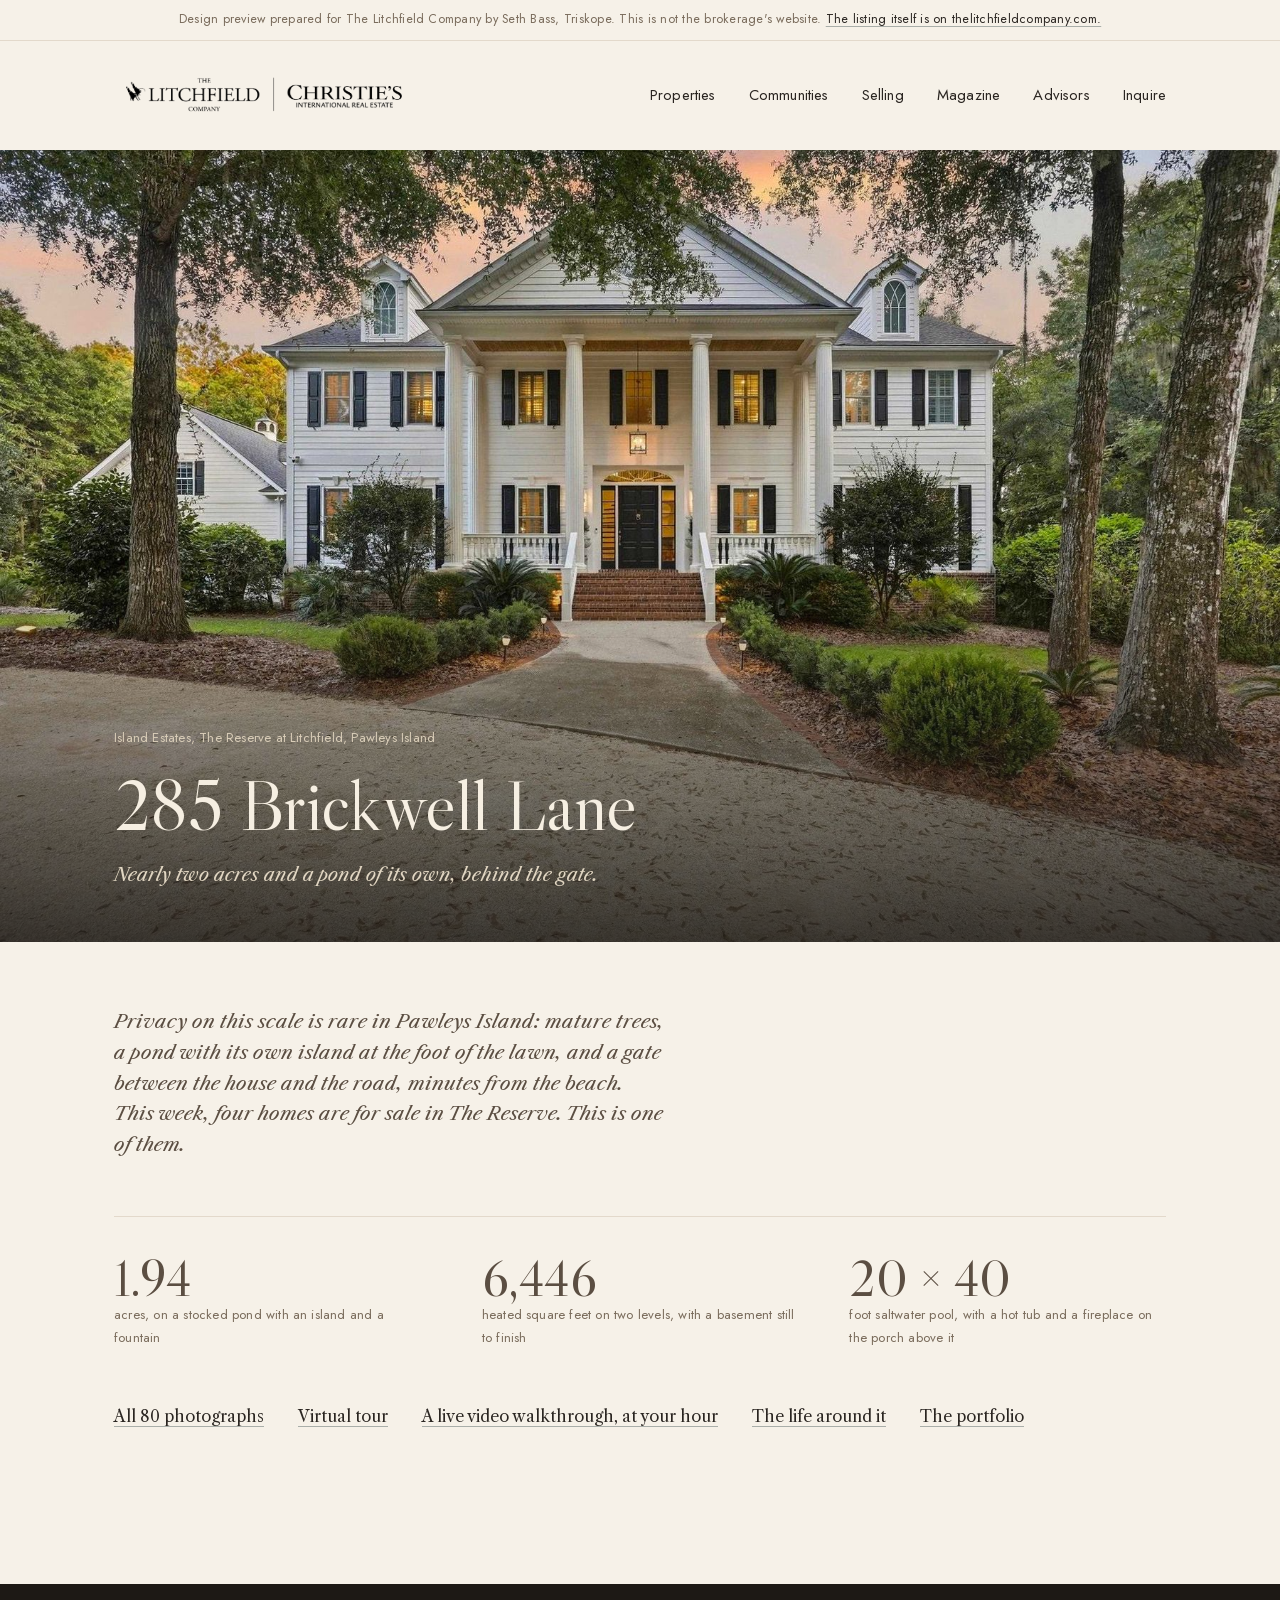
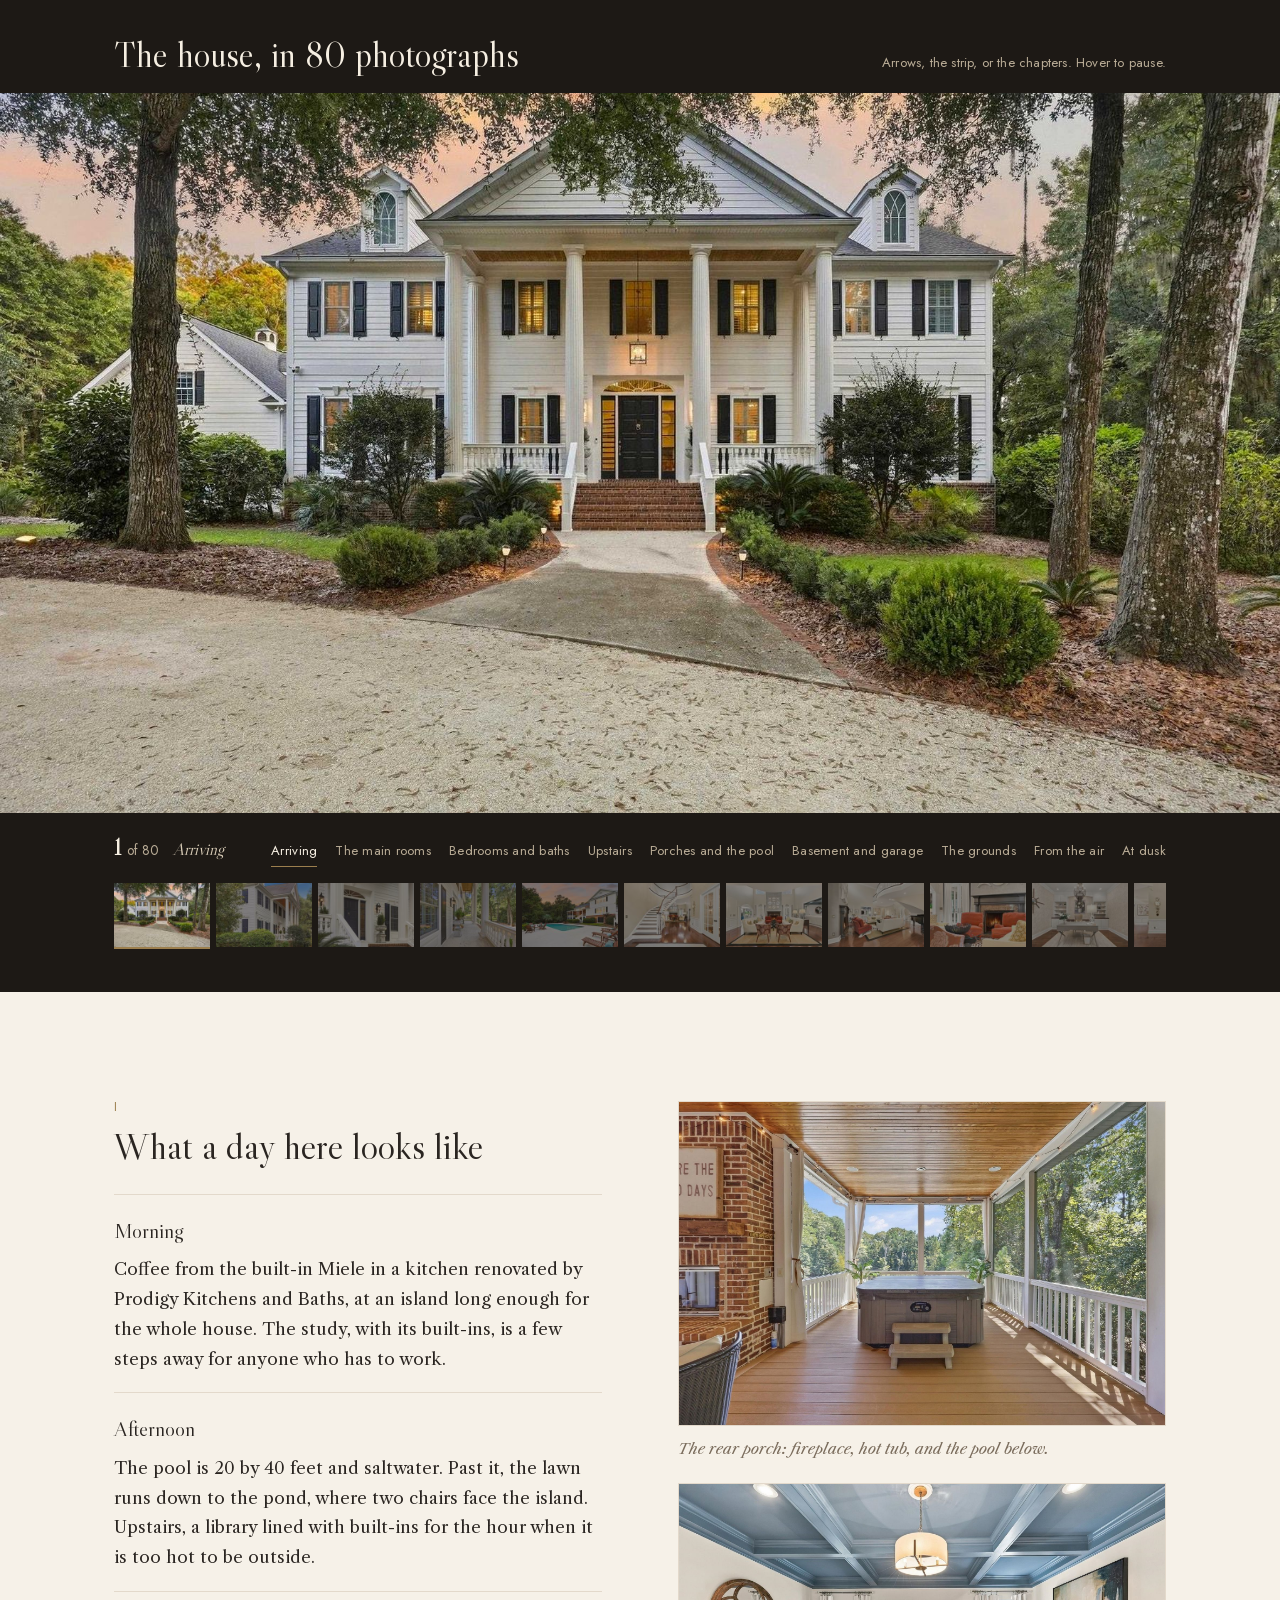
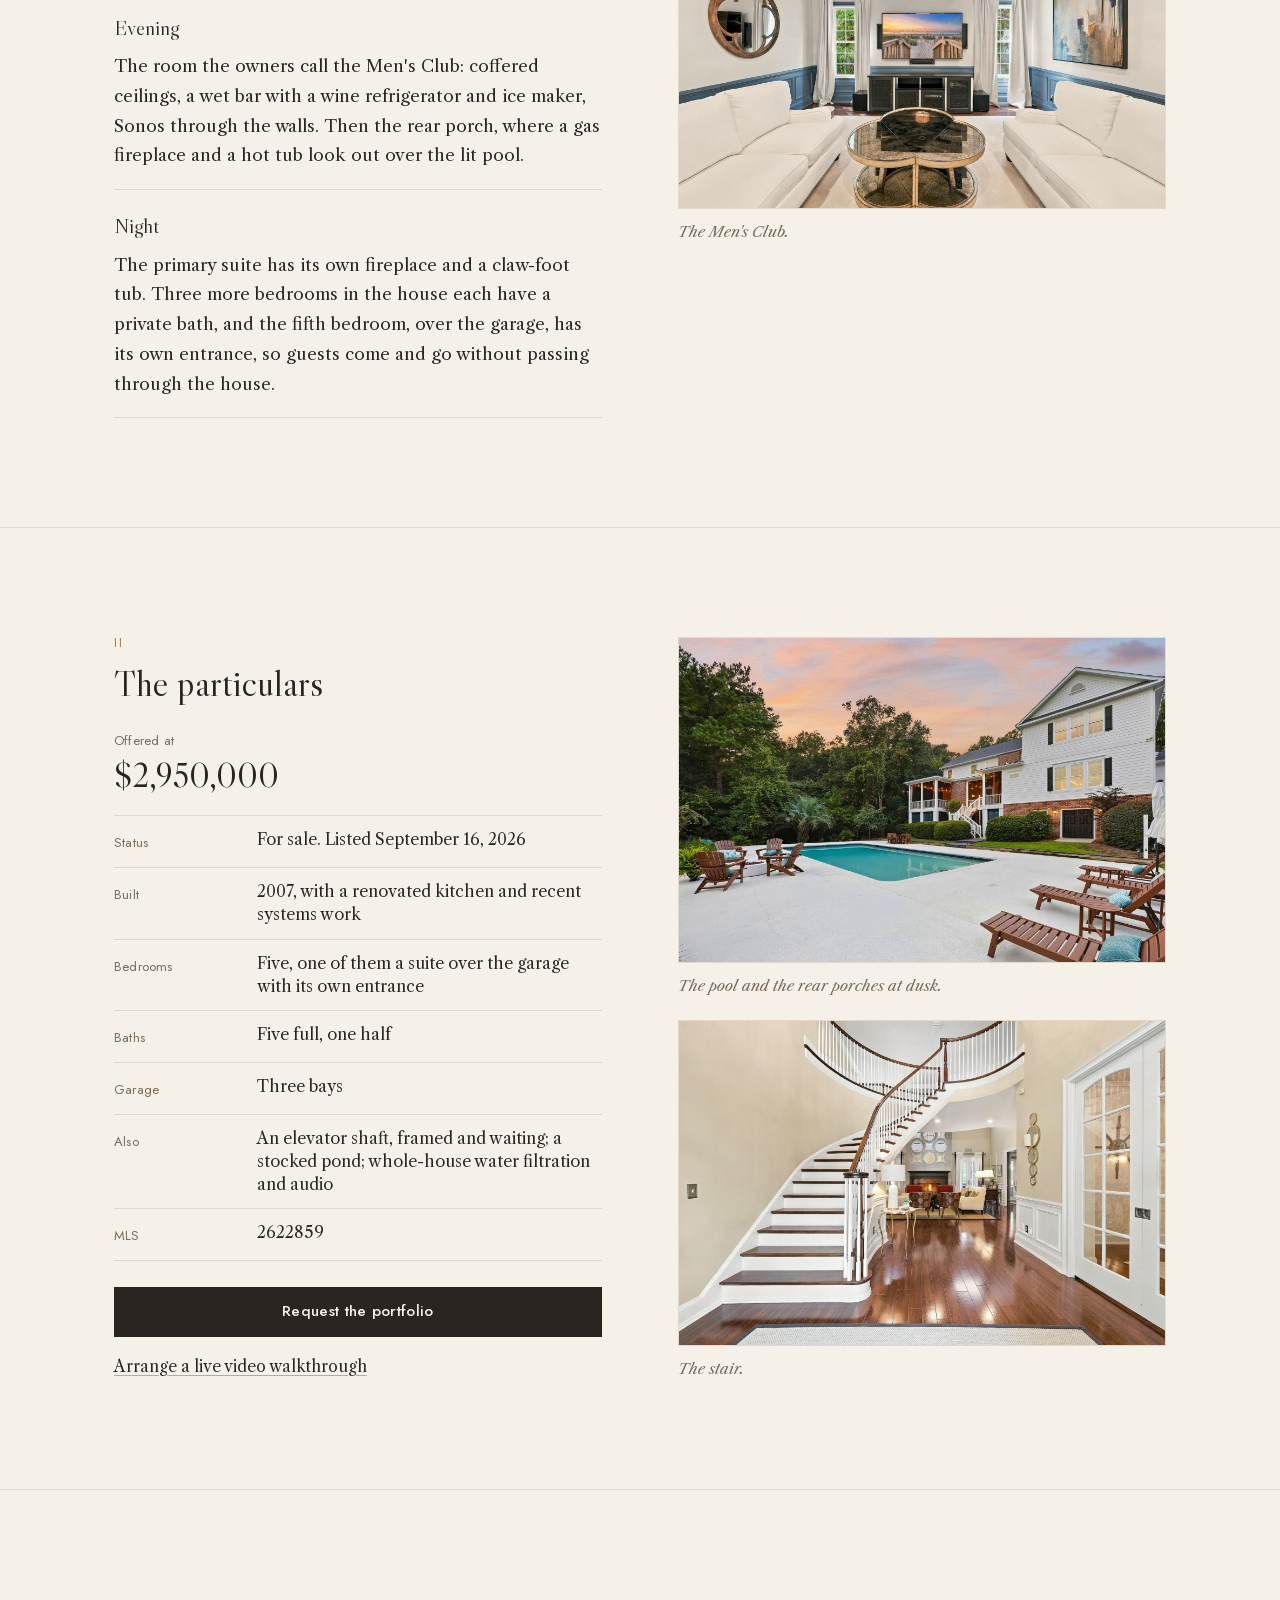
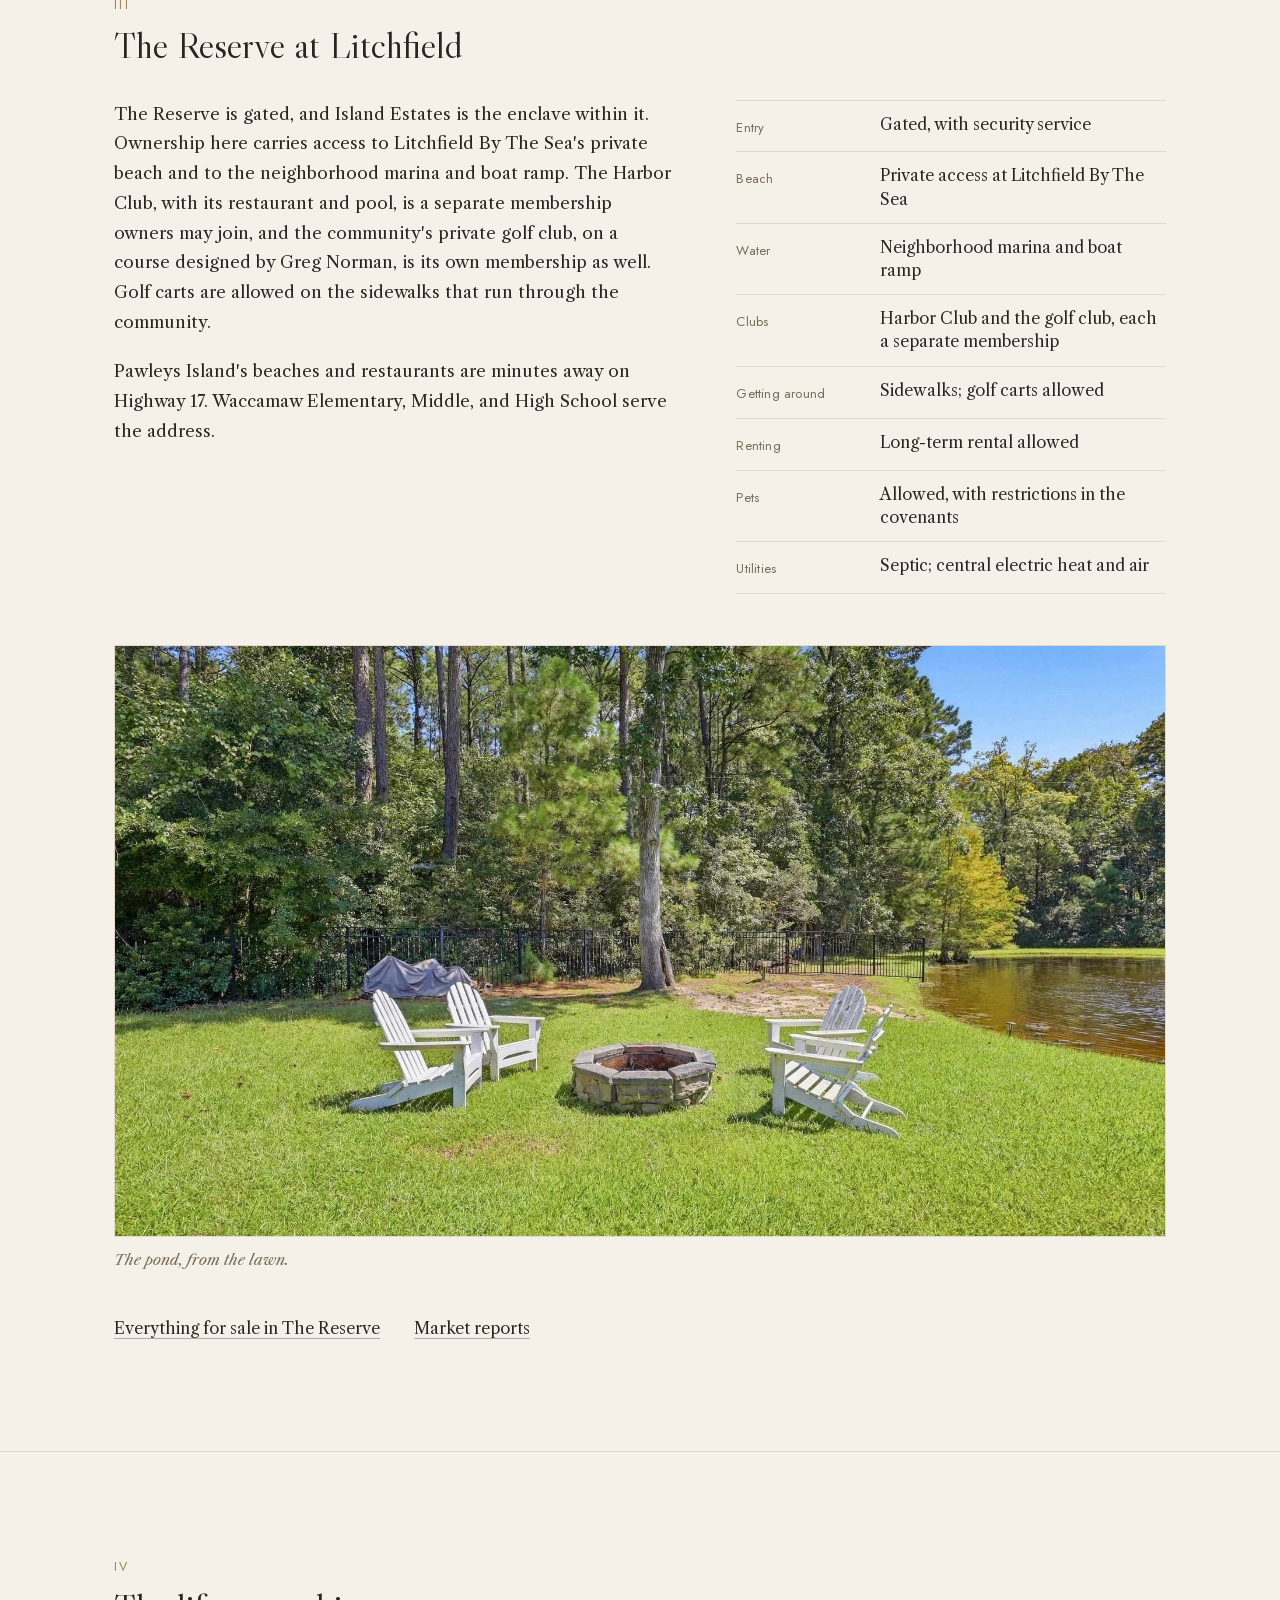
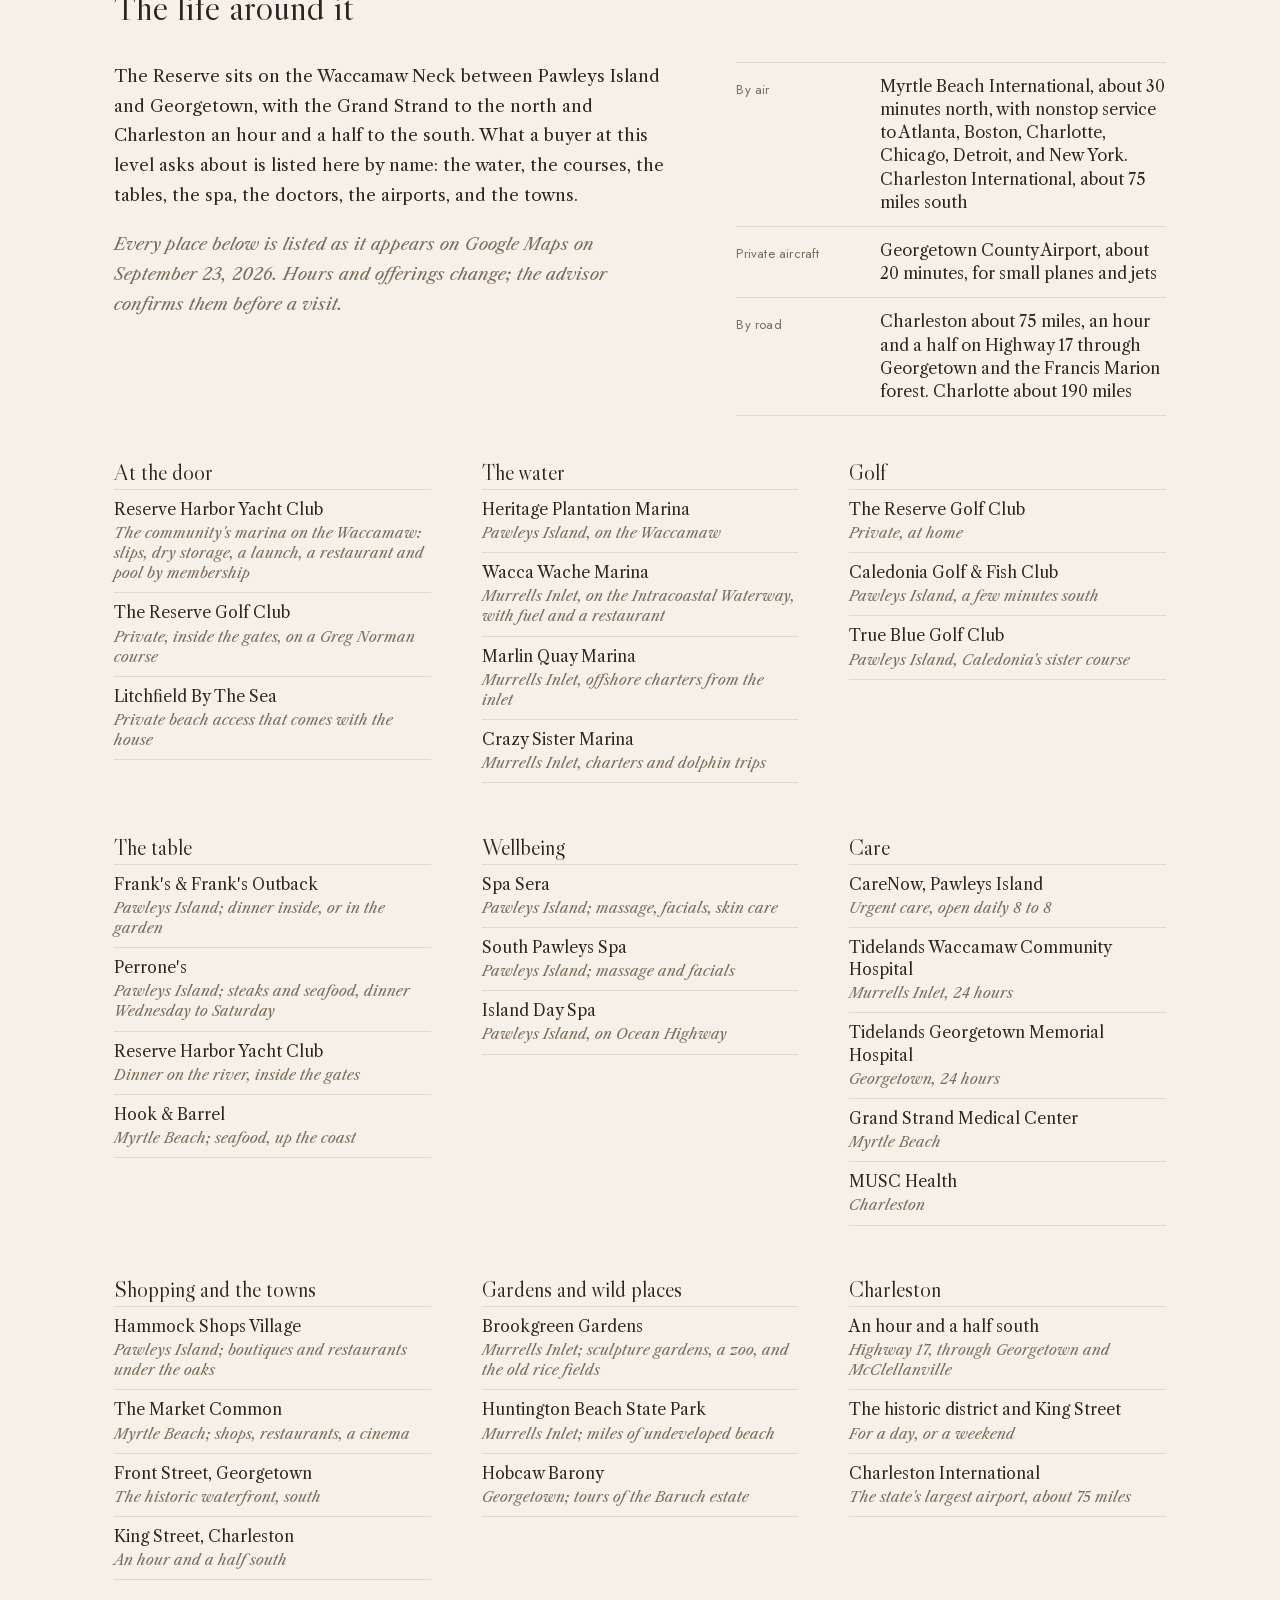
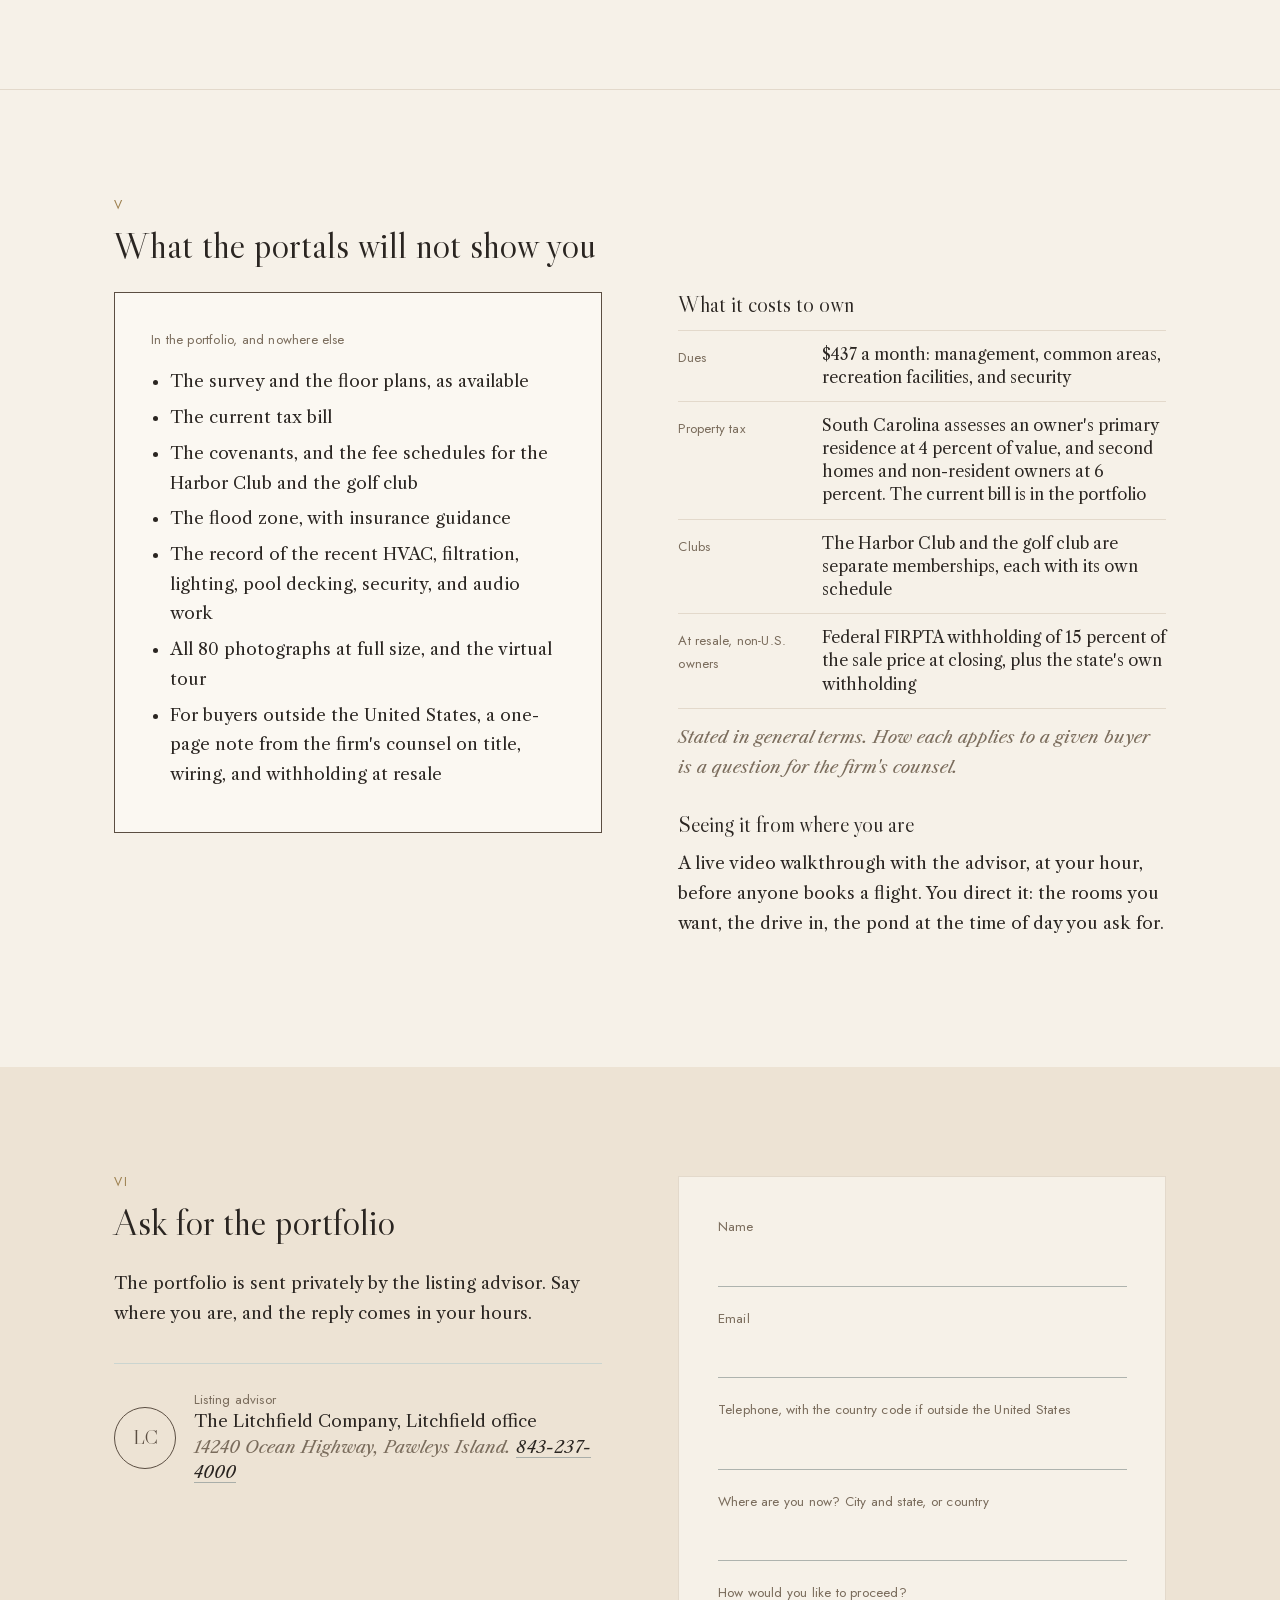
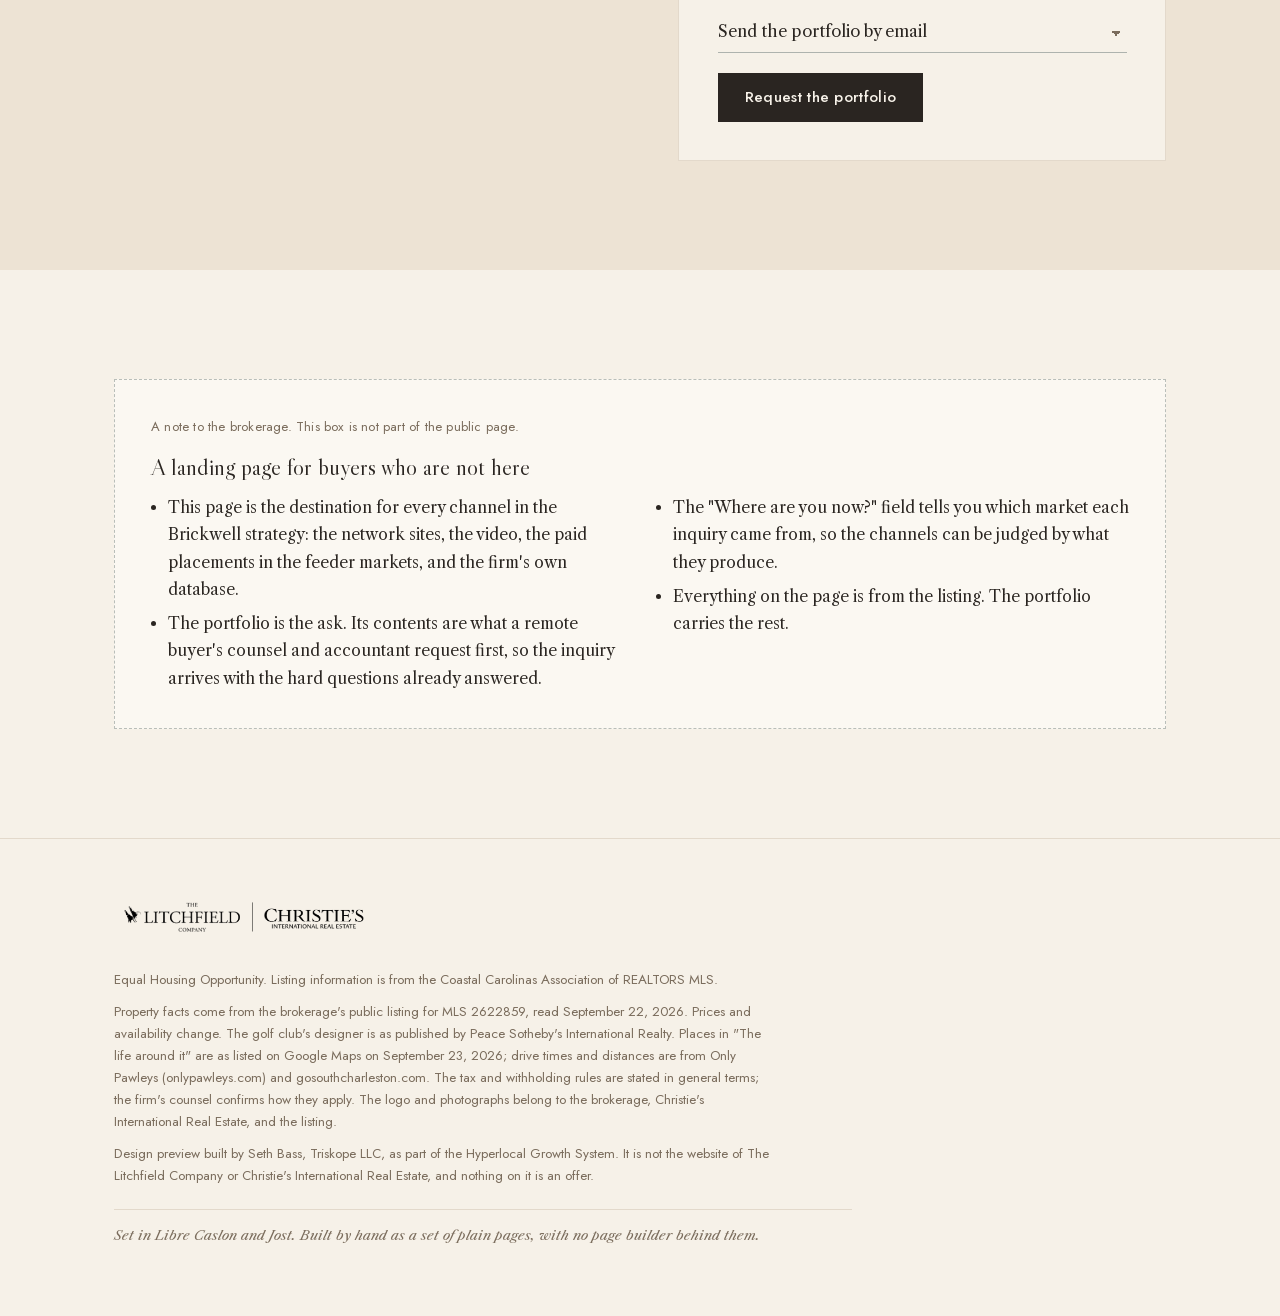
<file: brickwell/index.html>
<!DOCTYPE html>
<html lang="en">
<head>
<meta charset="UTF-8">
<meta name="viewport" content="width=device-width, initial-scale=1">
<meta name="robots" content="noindex,nofollow">
<title>285 Brickwell Lane, The Reserve, Pawleys Island | The Litchfield Company</title>
<meta name="description" content="Nearly two acres and a pond of its own, behind the gates of The Reserve at Litchfield. All 80 photographs, the virtual tour, and the portfolio for buyers arriving from another state or another country.">
<link rel="stylesheet" href="../fonts/fonts.css">
<link rel="stylesheet" href="../css/preview.css">
<!--
  DESIGN PREVIEW, version 3 (9-23-26): the whole photograph set, a warmer palette, and a gallery built to be looked at.
  Every fact is from the brokerage's listing for MLS 2622859 (read 9-22-26), and the "four homes for sale in The Reserve"
  line from their own search on 9-23-26. The gallery's chapters (Arriving, The main rooms, and so on) were set by looking
  at the photographs, not from the listing; no photograph carries a room name for that reason, only its number and chapter.
  The virtual tour is the listing's (Weston Media) and opens in its own window. Photographs are the listing's; web copies at
  1800 px and thumbnails at 240 px are in img/brickwell/web and img/brickwell/thumb. See img/brickwell/SOURCE.txt.
-->
</head>
<body class="warm">
<p class="preview-line">Design preview prepared for The Litchfield Company by Seth Bass, Triskope. This is not the brokerage's website. <a href="https://www.thelitchfieldcompany.com/property/33-2622859-285-brickwell-ln-pawleys-island-SC-29585">The listing itself is on thelitchfieldcompany.com.</a></p>

<header class="mast">
  <div class="wrap">
    <a class="logo" href="../home/index.html"><img src="../img/brand/litchfield-christies-logo.png" width="470" height="90" alt="The Litchfield Company, Christie's International Real Estate"></a>
    <nav aria-label="Main">
      <a href="../home/index.html#properties">Properties</a>
      <a href="../home/index.html#communities">Communities</a>
      <a href="../home/index.html#selling">Selling</a>
      <a href="../home/index.html#magazine">Magazine</a>
      <a href="../home/index.html#advisors">Advisors</a>
      <a href="#inquire">Inquire</a>
    </nav>
  </div>
</header>

<main>
  <figure class="cover">
    <img src="../img/brickwell/web/brickwell-01.jpg" width="1800" height="1200" alt="285 Brickwell Lane at dusk: a white two-story house with a columned porch and dark shutters, set back under live oaks at the end of a sand drive.">
    <figcaption class="scrim"><div class="wrap">
      <p class="label">Island Estates, The Reserve at Litchfield, Pawleys Island</p>
      <h1>285 Brickwell Lane</h1>
      <p class="line">Nearly two acres and a pond of its own, behind the gate.</p>
    </div></figcaption>
  </figure>

  <section class="title" style="padding-top:clamp(36px,5vw,64px)">
    <div class="wrap">
      <p class="standfirst" style="margin-top:0">Privacy on this scale is rare in Pawleys Island: mature trees, a pond with its own island at the foot of the lawn, and a gate between the house and the road, minutes from the beach. This week, four homes are for sale in The Reserve. This is one of them.</p>
      <div class="figures">
        <div><b>1.94</b><span class="label">acres, on a stocked pond with an island and a fountain</span></div>
        <div><b>6,446</b><span class="label">heated square feet on two levels, with a basement still to finish</span></div>
        <div><b>20 &times; 40</b><span class="label">foot saltwater pool, with a hot tub and a fireplace on the porch above it</span></div>
      </div>
      <div class="media">
        <a href="#gallery">All 80 photographs</a>
        <a href="https://property-site.weston-media.com/order/b304f133-ada7-4e8e-b3e5-08df0b346469?version=45_168&amp;branding=false" target="_blank" rel="noopener">Virtual tour</a>
        <a href="#inquire">A live video walkthrough, at your hour</a>
        <a href="#around">The life around it</a>
        <a href="#inquire">The portfolio</a>
      </div>
    </div>
  </section>

  <section class="theatre" id="gallery" aria-roledescription="carousel" aria-label="All 80 photographs of 285 Brickwell Lane">
    <div class="wrap hd"><h2>The house, in 80 photographs</h2><span class="label">Arrows, the strip, or the chapters. Hover to pause.</span></div>
    <div class="stage" id="stage" tabindex="0">
      <figure class="frame is-on" data-ch="Arriving"><img src="../img/brickwell/web/brickwell-01.jpg" alt="Photograph 1 of 80: arriving."></figure>
      <figure class="frame" data-ch="Arriving"><img src="../img/brickwell/web/brickwell-02.jpg" alt="Photograph 2 of 80: arriving."></figure>
      <figure class="frame" data-ch="Arriving"><img src="../img/brickwell/web/brickwell-03.jpg" alt="Photograph 3 of 80: arriving."></figure>
      <figure class="frame" data-ch="Arriving"><img data-src="../img/brickwell/web/brickwell-04.jpg" alt="Photograph 4 of 80: arriving."></figure>
      <figure class="frame" data-ch="Arriving"><img data-src="../img/brickwell/web/brickwell-05.jpg" alt="Photograph 5 of 80: arriving."></figure>
      <figure class="frame" data-ch="The main rooms"><img data-src="../img/brickwell/web/brickwell-06.jpg" alt="Photograph 6 of 80: the main rooms."></figure>
      <figure class="frame" data-ch="The main rooms"><img data-src="../img/brickwell/web/brickwell-07.jpg" alt="Photograph 7 of 80: the main rooms."></figure>
      <figure class="frame" data-ch="The main rooms"><img data-src="../img/brickwell/web/brickwell-08.jpg" alt="Photograph 8 of 80: the main rooms."></figure>
      <figure class="frame" data-ch="The main rooms"><img data-src="../img/brickwell/web/brickwell-09.jpg" alt="Photograph 9 of 80: the main rooms."></figure>
      <figure class="frame" data-ch="The main rooms"><img data-src="../img/brickwell/web/brickwell-10.jpg" alt="Photograph 10 of 80: the main rooms."></figure>
      <figure class="frame" data-ch="The main rooms"><img data-src="../img/brickwell/web/brickwell-11.jpg" alt="Photograph 11 of 80: the main rooms."></figure>
      <figure class="frame" data-ch="The main rooms"><img data-src="../img/brickwell/web/brickwell-12.jpg" alt="Photograph 12 of 80: the main rooms."></figure>
      <figure class="frame" data-ch="The main rooms"><img data-src="../img/brickwell/web/brickwell-13.jpg" alt="Photograph 13 of 80: the main rooms."></figure>
      <figure class="frame" data-ch="The main rooms"><img data-src="../img/brickwell/web/brickwell-14.jpg" alt="Photograph 14 of 80: the main rooms."></figure>
      <figure class="frame" data-ch="The main rooms"><img data-src="../img/brickwell/web/brickwell-15.jpg" alt="Photograph 15 of 80: the main rooms."></figure>
      <figure class="frame" data-ch="The main rooms"><img data-src="../img/brickwell/web/brickwell-16.jpg" alt="Photograph 16 of 80: the main rooms."></figure>
      <figure class="frame" data-ch="The main rooms"><img data-src="../img/brickwell/web/brickwell-17.jpg" alt="Photograph 17 of 80: the main rooms."></figure>
      <figure class="frame" data-ch="The main rooms"><img data-src="../img/brickwell/web/brickwell-18.jpg" alt="Photograph 18 of 80: the main rooms."></figure>
      <figure class="frame" data-ch="The main rooms"><img data-src="../img/brickwell/web/brickwell-19.jpg" alt="Photograph 19 of 80: the main rooms."></figure>
      <figure class="frame" data-ch="The main rooms"><img data-src="../img/brickwell/web/brickwell-20.jpg" alt="Photograph 20 of 80: the main rooms."></figure>
      <figure class="frame" data-ch="The main rooms"><img data-src="../img/brickwell/web/brickwell-21.jpg" alt="Photograph 21 of 80: the main rooms."></figure>
      <figure class="frame" data-ch="The main rooms"><img data-src="../img/brickwell/web/brickwell-22.jpg" alt="Photograph 22 of 80: the main rooms."></figure>
      <figure class="frame" data-ch="The main rooms"><img data-src="../img/brickwell/web/brickwell-23.jpg" alt="Photograph 23 of 80: the main rooms."></figure>
      <figure class="frame" data-ch="The main rooms"><img data-src="../img/brickwell/web/brickwell-24.jpg" alt="Photograph 24 of 80: the main rooms."></figure>
      <figure class="frame" data-ch="Bedrooms and baths"><img data-src="../img/brickwell/web/brickwell-25.jpg" alt="Photograph 25 of 80: bedrooms and baths."></figure>
      <figure class="frame" data-ch="Bedrooms and baths"><img data-src="../img/brickwell/web/brickwell-26.jpg" alt="Photograph 26 of 80: bedrooms and baths."></figure>
      <figure class="frame" data-ch="Bedrooms and baths"><img data-src="../img/brickwell/web/brickwell-27.jpg" alt="Photograph 27 of 80: bedrooms and baths."></figure>
      <figure class="frame" data-ch="Bedrooms and baths"><img data-src="../img/brickwell/web/brickwell-28.jpg" alt="Photograph 28 of 80: bedrooms and baths."></figure>
      <figure class="frame" data-ch="Bedrooms and baths"><img data-src="../img/brickwell/web/brickwell-29.jpg" alt="Photograph 29 of 80: bedrooms and baths."></figure>
      <figure class="frame" data-ch="Bedrooms and baths"><img data-src="../img/brickwell/web/brickwell-30.jpg" alt="Photograph 30 of 80: bedrooms and baths."></figure>
      <figure class="frame" data-ch="Bedrooms and baths"><img data-src="../img/brickwell/web/brickwell-31.jpg" alt="Photograph 31 of 80: bedrooms and baths."></figure>
      <figure class="frame" data-ch="Bedrooms and baths"><img data-src="../img/brickwell/web/brickwell-32.jpg" alt="Photograph 32 of 80: bedrooms and baths."></figure>
      <figure class="frame" data-ch="Bedrooms and baths"><img data-src="../img/brickwell/web/brickwell-33.jpg" alt="Photograph 33 of 80: bedrooms and baths."></figure>
      <figure class="frame" data-ch="Bedrooms and baths"><img data-src="../img/brickwell/web/brickwell-34.jpg" alt="Photograph 34 of 80: bedrooms and baths."></figure>
      <figure class="frame" data-ch="Bedrooms and baths"><img data-src="../img/brickwell/web/brickwell-35.jpg" alt="Photograph 35 of 80: bedrooms and baths."></figure>
      <figure class="frame" data-ch="Bedrooms and baths"><img data-src="../img/brickwell/web/brickwell-36.jpg" alt="Photograph 36 of 80: bedrooms and baths."></figure>
      <figure class="frame" data-ch="Bedrooms and baths"><img data-src="../img/brickwell/web/brickwell-37.jpg" alt="Photograph 37 of 80: bedrooms and baths."></figure>
      <figure class="frame" data-ch="Bedrooms and baths"><img data-src="../img/brickwell/web/brickwell-38.jpg" alt="Photograph 38 of 80: bedrooms and baths."></figure>
      <figure class="frame" data-ch="Bedrooms and baths"><img data-src="../img/brickwell/web/brickwell-39.jpg" alt="Photograph 39 of 80: bedrooms and baths."></figure>
      <figure class="frame" data-ch="Bedrooms and baths"><img data-src="../img/brickwell/web/brickwell-40.jpg" alt="Photograph 40 of 80: bedrooms and baths."></figure>
      <figure class="frame" data-ch="Upstairs"><img data-src="../img/brickwell/web/brickwell-41.jpg" alt="Photograph 41 of 80: upstairs."></figure>
      <figure class="frame" data-ch="Upstairs"><img data-src="../img/brickwell/web/brickwell-42.jpg" alt="Photograph 42 of 80: upstairs."></figure>
      <figure class="frame" data-ch="Upstairs"><img data-src="../img/brickwell/web/brickwell-43.jpg" alt="Photograph 43 of 80: upstairs."></figure>
      <figure class="frame" data-ch="Upstairs"><img data-src="../img/brickwell/web/brickwell-44.jpg" alt="Photograph 44 of 80: upstairs."></figure>
      <figure class="frame" data-ch="Upstairs"><img data-src="../img/brickwell/web/brickwell-45.jpg" alt="Photograph 45 of 80: upstairs."></figure>
      <figure class="frame" data-ch="Upstairs"><img data-src="../img/brickwell/web/brickwell-46.jpg" alt="Photograph 46 of 80: upstairs."></figure>
      <figure class="frame" data-ch="Upstairs"><img data-src="../img/brickwell/web/brickwell-47.jpg" alt="Photograph 47 of 80: upstairs."></figure>
      <figure class="frame" data-ch="Upstairs"><img data-src="../img/brickwell/web/brickwell-48.jpg" alt="Photograph 48 of 80: upstairs."></figure>
      <figure class="frame" data-ch="Upstairs"><img data-src="../img/brickwell/web/brickwell-49.jpg" alt="Photograph 49 of 80: upstairs."></figure>
      <figure class="frame" data-ch="Upstairs"><img data-src="../img/brickwell/web/brickwell-50.jpg" alt="Photograph 50 of 80: upstairs."></figure>
      <figure class="frame" data-ch="Upstairs"><img data-src="../img/brickwell/web/brickwell-51.jpg" alt="Photograph 51 of 80: upstairs."></figure>
      <figure class="frame" data-ch="Porches and the pool"><img data-src="../img/brickwell/web/brickwell-52.jpg" alt="Photograph 52 of 80: porches and the pool."></figure>
      <figure class="frame" data-ch="Porches and the pool"><img data-src="../img/brickwell/web/brickwell-53.jpg" alt="Photograph 53 of 80: porches and the pool."></figure>
      <figure class="frame" data-ch="Porches and the pool"><img data-src="../img/brickwell/web/brickwell-54.jpg" alt="Photograph 54 of 80: porches and the pool."></figure>
      <figure class="frame" data-ch="Porches and the pool"><img data-src="../img/brickwell/web/brickwell-55.jpg" alt="Photograph 55 of 80: porches and the pool."></figure>
      <figure class="frame" data-ch="Porches and the pool"><img data-src="../img/brickwell/web/brickwell-56.jpg" alt="Photograph 56 of 80: porches and the pool."></figure>
      <figure class="frame" data-ch="Porches and the pool"><img data-src="../img/brickwell/web/brickwell-57.jpg" alt="Photograph 57 of 80: porches and the pool."></figure>
      <figure class="frame" data-ch="Porches and the pool"><img data-src="../img/brickwell/web/brickwell-58.jpg" alt="Photograph 58 of 80: porches and the pool."></figure>
      <figure class="frame" data-ch="Basement and garage"><img data-src="../img/brickwell/web/brickwell-59.jpg" alt="Photograph 59 of 80: basement and garage."></figure>
      <figure class="frame" data-ch="Basement and garage"><img data-src="../img/brickwell/web/brickwell-60.jpg" alt="Photograph 60 of 80: basement and garage."></figure>
      <figure class="frame" data-ch="Basement and garage"><img data-src="../img/brickwell/web/brickwell-61.jpg" alt="Photograph 61 of 80: basement and garage."></figure>
      <figure class="frame" data-ch="Basement and garage"><img data-src="../img/brickwell/web/brickwell-62.jpg" alt="Photograph 62 of 80: basement and garage."></figure>
      <figure class="frame" data-ch="The grounds"><img data-src="../img/brickwell/web/brickwell-63.jpg" alt="Photograph 63 of 80: the grounds."></figure>
      <figure class="frame" data-ch="The grounds"><img data-src="../img/brickwell/web/brickwell-64.jpg" alt="Photograph 64 of 80: the grounds."></figure>
      <figure class="frame" data-ch="The grounds"><img data-src="../img/brickwell/web/brickwell-65.jpg" alt="Photograph 65 of 80: the grounds."></figure>
      <figure class="frame" data-ch="The grounds"><img data-src="../img/brickwell/web/brickwell-66.jpg" alt="Photograph 66 of 80: the grounds."></figure>
      <figure class="frame" data-ch="The grounds"><img data-src="../img/brickwell/web/brickwell-67.jpg" alt="Photograph 67 of 80: the grounds."></figure>
      <figure class="frame" data-ch="The grounds"><img data-src="../img/brickwell/web/brickwell-68.jpg" alt="Photograph 68 of 80: the grounds."></figure>
      <figure class="frame" data-ch="The grounds"><img data-src="../img/brickwell/web/brickwell-69.jpg" alt="Photograph 69 of 80: the grounds."></figure>
      <figure class="frame" data-ch="From the air"><img data-src="../img/brickwell/web/brickwell-70.jpg" alt="Photograph 70 of 80: from the air."></figure>
      <figure class="frame" data-ch="From the air"><img data-src="../img/brickwell/web/brickwell-71.jpg" alt="Photograph 71 of 80: from the air."></figure>
      <figure class="frame" data-ch="From the air"><img data-src="../img/brickwell/web/brickwell-72.jpg" alt="Photograph 72 of 80: from the air."></figure>
      <figure class="frame" data-ch="From the air"><img data-src="../img/brickwell/web/brickwell-73.jpg" alt="Photograph 73 of 80: from the air."></figure>
      <figure class="frame" data-ch="From the air"><img data-src="../img/brickwell/web/brickwell-74.jpg" alt="Photograph 74 of 80: from the air."></figure>
      <figure class="frame" data-ch="At dusk"><img data-src="../img/brickwell/web/brickwell-75.jpg" alt="Photograph 75 of 80: at dusk."></figure>
      <figure class="frame" data-ch="At dusk"><img data-src="../img/brickwell/web/brickwell-76.jpg" alt="Photograph 76 of 80: at dusk."></figure>
      <figure class="frame" data-ch="At dusk"><img data-src="../img/brickwell/web/brickwell-77.jpg" alt="Photograph 77 of 80: at dusk."></figure>
      <figure class="frame" data-ch="At dusk"><img data-src="../img/brickwell/web/brickwell-78.jpg" alt="Photograph 78 of 80: at dusk."></figure>
      <figure class="frame" data-ch="At dusk"><img data-src="../img/brickwell/web/brickwell-79.jpg" alt="Photograph 79 of 80: at dusk."></figure>
      <figure class="frame" data-ch="At dusk"><img data-src="../img/brickwell/web/brickwell-80.jpg" alt="Photograph 80 of 80: at dusk."></figure>
      <button type="button" class="th-btn prev" data-step="-1" aria-label="Previous photograph"><svg viewBox="0 0 24 24" aria-hidden="true"><path d="M15 5l-7 7 7 7"/></svg></button>
      <button type="button" class="th-btn next" data-step="1" aria-label="Next photograph"><svg viewBox="0 0 24 24" aria-hidden="true"><path d="M9 5l7 7-7 7"/></svg></button>
      <button type="button" class="th-full" id="thFull">Full screen</button>
    </div>
    <div class="wrap">
      <div class="th-bar">
        <div class="th-count"><b data-n>1</b><span>of 80</span><em data-ch>Arriving</em></div>
        <nav class="chapters" aria-label="Chapters">
        <button type="button" data-go="0">Arriving<span>1&ndash;5</span></button>
        <button type="button" data-go="5">The main rooms<span>6&ndash;24</span></button>
        <button type="button" data-go="24">Bedrooms and baths<span>25&ndash;40</span></button>
        <button type="button" data-go="40">Upstairs<span>41&ndash;51</span></button>
        <button type="button" data-go="51">Porches and the pool<span>52&ndash;58</span></button>
        <button type="button" data-go="58">Basement and garage<span>59&ndash;62</span></button>
        <button type="button" data-go="62">The grounds<span>63&ndash;69</span></button>
        <button type="button" data-go="69">From the air<span>70&ndash;74</span></button>
        <button type="button" data-go="74">At dusk<span>75&ndash;80</span></button>
        </nav>
      </div>
      <div class="strip" id="strip">
      <button type="button" data-go="0" aria-label="Photograph 1"><img src="../img/brickwell/thumb/brickwell-01.jpg" alt="" loading="lazy" width="120" height="80"></button>
      <button type="button" data-go="1" aria-label="Photograph 2"><img src="../img/brickwell/thumb/brickwell-02.jpg" alt="" loading="lazy" width="120" height="80"></button>
      <button type="button" data-go="2" aria-label="Photograph 3"><img src="../img/brickwell/thumb/brickwell-03.jpg" alt="" loading="lazy" width="120" height="80"></button>
      <button type="button" data-go="3" aria-label="Photograph 4"><img src="../img/brickwell/thumb/brickwell-04.jpg" alt="" loading="lazy" width="120" height="80"></button>
      <button type="button" data-go="4" aria-label="Photograph 5"><img src="../img/brickwell/thumb/brickwell-05.jpg" alt="" loading="lazy" width="120" height="80"></button>
      <button type="button" data-go="5" aria-label="Photograph 6"><img src="../img/brickwell/thumb/brickwell-06.jpg" alt="" loading="lazy" width="120" height="80"></button>
      <button type="button" data-go="6" aria-label="Photograph 7"><img src="../img/brickwell/thumb/brickwell-07.jpg" alt="" loading="lazy" width="120" height="80"></button>
      <button type="button" data-go="7" aria-label="Photograph 8"><img src="../img/brickwell/thumb/brickwell-08.jpg" alt="" loading="lazy" width="120" height="80"></button>
      <button type="button" data-go="8" aria-label="Photograph 9"><img src="../img/brickwell/thumb/brickwell-09.jpg" alt="" loading="lazy" width="120" height="80"></button>
      <button type="button" data-go="9" aria-label="Photograph 10"><img src="../img/brickwell/thumb/brickwell-10.jpg" alt="" loading="lazy" width="120" height="80"></button>
      <button type="button" data-go="10" aria-label="Photograph 11"><img src="../img/brickwell/thumb/brickwell-11.jpg" alt="" loading="lazy" width="120" height="80"></button>
      <button type="button" data-go="11" aria-label="Photograph 12"><img src="../img/brickwell/thumb/brickwell-12.jpg" alt="" loading="lazy" width="120" height="80"></button>
      <button type="button" data-go="12" aria-label="Photograph 13"><img src="../img/brickwell/thumb/brickwell-13.jpg" alt="" loading="lazy" width="120" height="80"></button>
      <button type="button" data-go="13" aria-label="Photograph 14"><img src="../img/brickwell/thumb/brickwell-14.jpg" alt="" loading="lazy" width="120" height="80"></button>
      <button type="button" data-go="14" aria-label="Photograph 15"><img src="../img/brickwell/thumb/brickwell-15.jpg" alt="" loading="lazy" width="120" height="80"></button>
      <button type="button" data-go="15" aria-label="Photograph 16"><img src="../img/brickwell/thumb/brickwell-16.jpg" alt="" loading="lazy" width="120" height="80"></button>
      <button type="button" data-go="16" aria-label="Photograph 17"><img src="../img/brickwell/thumb/brickwell-17.jpg" alt="" loading="lazy" width="120" height="80"></button>
      <button type="button" data-go="17" aria-label="Photograph 18"><img src="../img/brickwell/thumb/brickwell-18.jpg" alt="" loading="lazy" width="120" height="80"></button>
      <button type="button" data-go="18" aria-label="Photograph 19"><img src="../img/brickwell/thumb/brickwell-19.jpg" alt="" loading="lazy" width="120" height="80"></button>
      <button type="button" data-go="19" aria-label="Photograph 20"><img src="../img/brickwell/thumb/brickwell-20.jpg" alt="" loading="lazy" width="120" height="80"></button>
      <button type="button" data-go="20" aria-label="Photograph 21"><img src="../img/brickwell/thumb/brickwell-21.jpg" alt="" loading="lazy" width="120" height="80"></button>
      <button type="button" data-go="21" aria-label="Photograph 22"><img src="../img/brickwell/thumb/brickwell-22.jpg" alt="" loading="lazy" width="120" height="80"></button>
      <button type="button" data-go="22" aria-label="Photograph 23"><img src="../img/brickwell/thumb/brickwell-23.jpg" alt="" loading="lazy" width="120" height="80"></button>
      <button type="button" data-go="23" aria-label="Photograph 24"><img src="../img/brickwell/thumb/brickwell-24.jpg" alt="" loading="lazy" width="120" height="80"></button>
      <button type="button" data-go="24" aria-label="Photograph 25"><img src="../img/brickwell/thumb/brickwell-25.jpg" alt="" loading="lazy" width="120" height="80"></button>
      <button type="button" data-go="25" aria-label="Photograph 26"><img src="../img/brickwell/thumb/brickwell-26.jpg" alt="" loading="lazy" width="120" height="80"></button>
      <button type="button" data-go="26" aria-label="Photograph 27"><img src="../img/brickwell/thumb/brickwell-27.jpg" alt="" loading="lazy" width="120" height="80"></button>
      <button type="button" data-go="27" aria-label="Photograph 28"><img src="../img/brickwell/thumb/brickwell-28.jpg" alt="" loading="lazy" width="120" height="80"></button>
      <button type="button" data-go="28" aria-label="Photograph 29"><img src="../img/brickwell/thumb/brickwell-29.jpg" alt="" loading="lazy" width="120" height="80"></button>
      <button type="button" data-go="29" aria-label="Photograph 30"><img src="../img/brickwell/thumb/brickwell-30.jpg" alt="" loading="lazy" width="120" height="80"></button>
      <button type="button" data-go="30" aria-label="Photograph 31"><img src="../img/brickwell/thumb/brickwell-31.jpg" alt="" loading="lazy" width="120" height="80"></button>
      <button type="button" data-go="31" aria-label="Photograph 32"><img src="../img/brickwell/thumb/brickwell-32.jpg" alt="" loading="lazy" width="120" height="80"></button>
      <button type="button" data-go="32" aria-label="Photograph 33"><img src="../img/brickwell/thumb/brickwell-33.jpg" alt="" loading="lazy" width="120" height="80"></button>
      <button type="button" data-go="33" aria-label="Photograph 34"><img src="../img/brickwell/thumb/brickwell-34.jpg" alt="" loading="lazy" width="120" height="80"></button>
      <button type="button" data-go="34" aria-label="Photograph 35"><img src="../img/brickwell/thumb/brickwell-35.jpg" alt="" loading="lazy" width="120" height="80"></button>
      <button type="button" data-go="35" aria-label="Photograph 36"><img src="../img/brickwell/thumb/brickwell-36.jpg" alt="" loading="lazy" width="120" height="80"></button>
      <button type="button" data-go="36" aria-label="Photograph 37"><img src="../img/brickwell/thumb/brickwell-37.jpg" alt="" loading="lazy" width="120" height="80"></button>
      <button type="button" data-go="37" aria-label="Photograph 38"><img src="../img/brickwell/thumb/brickwell-38.jpg" alt="" loading="lazy" width="120" height="80"></button>
      <button type="button" data-go="38" aria-label="Photograph 39"><img src="../img/brickwell/thumb/brickwell-39.jpg" alt="" loading="lazy" width="120" height="80"></button>
      <button type="button" data-go="39" aria-label="Photograph 40"><img src="../img/brickwell/thumb/brickwell-40.jpg" alt="" loading="lazy" width="120" height="80"></button>
      <button type="button" data-go="40" aria-label="Photograph 41"><img src="../img/brickwell/thumb/brickwell-41.jpg" alt="" loading="lazy" width="120" height="80"></button>
      <button type="button" data-go="41" aria-label="Photograph 42"><img src="../img/brickwell/thumb/brickwell-42.jpg" alt="" loading="lazy" width="120" height="80"></button>
      <button type="button" data-go="42" aria-label="Photograph 43"><img src="../img/brickwell/thumb/brickwell-43.jpg" alt="" loading="lazy" width="120" height="80"></button>
      <button type="button" data-go="43" aria-label="Photograph 44"><img src="../img/brickwell/thumb/brickwell-44.jpg" alt="" loading="lazy" width="120" height="80"></button>
      <button type="button" data-go="44" aria-label="Photograph 45"><img src="../img/brickwell/thumb/brickwell-45.jpg" alt="" loading="lazy" width="120" height="80"></button>
      <button type="button" data-go="45" aria-label="Photograph 46"><img src="../img/brickwell/thumb/brickwell-46.jpg" alt="" loading="lazy" width="120" height="80"></button>
      <button type="button" data-go="46" aria-label="Photograph 47"><img src="../img/brickwell/thumb/brickwell-47.jpg" alt="" loading="lazy" width="120" height="80"></button>
      <button type="button" data-go="47" aria-label="Photograph 48"><img src="../img/brickwell/thumb/brickwell-48.jpg" alt="" loading="lazy" width="120" height="80"></button>
      <button type="button" data-go="48" aria-label="Photograph 49"><img src="../img/brickwell/thumb/brickwell-49.jpg" alt="" loading="lazy" width="120" height="80"></button>
      <button type="button" data-go="49" aria-label="Photograph 50"><img src="../img/brickwell/thumb/brickwell-50.jpg" alt="" loading="lazy" width="120" height="80"></button>
      <button type="button" data-go="50" aria-label="Photograph 51"><img src="../img/brickwell/thumb/brickwell-51.jpg" alt="" loading="lazy" width="120" height="80"></button>
      <button type="button" data-go="51" aria-label="Photograph 52"><img src="../img/brickwell/thumb/brickwell-52.jpg" alt="" loading="lazy" width="120" height="80"></button>
      <button type="button" data-go="52" aria-label="Photograph 53"><img src="../img/brickwell/thumb/brickwell-53.jpg" alt="" loading="lazy" width="120" height="80"></button>
      <button type="button" data-go="53" aria-label="Photograph 54"><img src="../img/brickwell/thumb/brickwell-54.jpg" alt="" loading="lazy" width="120" height="80"></button>
      <button type="button" data-go="54" aria-label="Photograph 55"><img src="../img/brickwell/thumb/brickwell-55.jpg" alt="" loading="lazy" width="120" height="80"></button>
      <button type="button" data-go="55" aria-label="Photograph 56"><img src="../img/brickwell/thumb/brickwell-56.jpg" alt="" loading="lazy" width="120" height="80"></button>
      <button type="button" data-go="56" aria-label="Photograph 57"><img src="../img/brickwell/thumb/brickwell-57.jpg" alt="" loading="lazy" width="120" height="80"></button>
      <button type="button" data-go="57" aria-label="Photograph 58"><img src="../img/brickwell/thumb/brickwell-58.jpg" alt="" loading="lazy" width="120" height="80"></button>
      <button type="button" data-go="58" aria-label="Photograph 59"><img src="../img/brickwell/thumb/brickwell-59.jpg" alt="" loading="lazy" width="120" height="80"></button>
      <button type="button" data-go="59" aria-label="Photograph 60"><img src="../img/brickwell/thumb/brickwell-60.jpg" alt="" loading="lazy" width="120" height="80"></button>
      <button type="button" data-go="60" aria-label="Photograph 61"><img src="../img/brickwell/thumb/brickwell-61.jpg" alt="" loading="lazy" width="120" height="80"></button>
      <button type="button" data-go="61" aria-label="Photograph 62"><img src="../img/brickwell/thumb/brickwell-62.jpg" alt="" loading="lazy" width="120" height="80"></button>
      <button type="button" data-go="62" aria-label="Photograph 63"><img src="../img/brickwell/thumb/brickwell-63.jpg" alt="" loading="lazy" width="120" height="80"></button>
      <button type="button" data-go="63" aria-label="Photograph 64"><img src="../img/brickwell/thumb/brickwell-64.jpg" alt="" loading="lazy" width="120" height="80"></button>
      <button type="button" data-go="64" aria-label="Photograph 65"><img src="../img/brickwell/thumb/brickwell-65.jpg" alt="" loading="lazy" width="120" height="80"></button>
      <button type="button" data-go="65" aria-label="Photograph 66"><img src="../img/brickwell/thumb/brickwell-66.jpg" alt="" loading="lazy" width="120" height="80"></button>
      <button type="button" data-go="66" aria-label="Photograph 67"><img src="../img/brickwell/thumb/brickwell-67.jpg" alt="" loading="lazy" width="120" height="80"></button>
      <button type="button" data-go="67" aria-label="Photograph 68"><img src="../img/brickwell/thumb/brickwell-68.jpg" alt="" loading="lazy" width="120" height="80"></button>
      <button type="button" data-go="68" aria-label="Photograph 69"><img src="../img/brickwell/thumb/brickwell-69.jpg" alt="" loading="lazy" width="120" height="80"></button>
      <button type="button" data-go="69" aria-label="Photograph 70"><img src="../img/brickwell/thumb/brickwell-70.jpg" alt="" loading="lazy" width="120" height="80"></button>
      <button type="button" data-go="70" aria-label="Photograph 71"><img src="../img/brickwell/thumb/brickwell-71.jpg" alt="" loading="lazy" width="120" height="80"></button>
      <button type="button" data-go="71" aria-label="Photograph 72"><img src="../img/brickwell/thumb/brickwell-72.jpg" alt="" loading="lazy" width="120" height="80"></button>
      <button type="button" data-go="72" aria-label="Photograph 73"><img src="../img/brickwell/thumb/brickwell-73.jpg" alt="" loading="lazy" width="120" height="80"></button>
      <button type="button" data-go="73" aria-label="Photograph 74"><img src="../img/brickwell/thumb/brickwell-74.jpg" alt="" loading="lazy" width="120" height="80"></button>
      <button type="button" data-go="74" aria-label="Photograph 75"><img src="../img/brickwell/thumb/brickwell-75.jpg" alt="" loading="lazy" width="120" height="80"></button>
      <button type="button" data-go="75" aria-label="Photograph 76"><img src="../img/brickwell/thumb/brickwell-76.jpg" alt="" loading="lazy" width="120" height="80"></button>
      <button type="button" data-go="76" aria-label="Photograph 77"><img src="../img/brickwell/thumb/brickwell-77.jpg" alt="" loading="lazy" width="120" height="80"></button>
      <button type="button" data-go="77" aria-label="Photograph 78"><img src="../img/brickwell/thumb/brickwell-78.jpg" alt="" loading="lazy" width="120" height="80"></button>
      <button type="button" data-go="78" aria-label="Photograph 79"><img src="../img/brickwell/thumb/brickwell-79.jpg" alt="" loading="lazy" width="120" height="80"></button>
      <button type="button" data-go="79" aria-label="Photograph 80"><img src="../img/brickwell/thumb/brickwell-80.jpg" alt="" loading="lazy" width="120" height="80"></button>
      </div>
    </div>
  </section>

  <section class="band" style="border-top:0">
    <div class="wrap two even">
      <div>
        <h2>What a day here looks like</h2>
        <ul class="day">
          <li><b>Morning</b><p>Coffee from the built-in Miele in a kitchen renovated by Prodigy Kitchens and Baths, at an island long enough for the whole house. The study, with its built-ins, is a few steps away for anyone who has to work.</p></li>
          <li><b>Afternoon</b><p>The pool is 20 by 40 feet and saltwater. Past it, the lawn runs down to the pond, where two chairs face the island. Upstairs, a library lined with built-ins for the hour when it is too hot to be outside.</p></li>
          <li><b>Evening</b><p>The room the owners call the Men's Club: coffered ceilings, a wet bar with a wine refrigerator and ice maker, Sonos through the walls. Then the rear porch, where a gas fireplace and a hot tub look out over the lit pool.</p></li>
          <li><b>Night</b><p>The primary suite has its own fireplace and a claw-foot tub. Three more bedrooms in the house each have a private bath, and the fifth bedroom, over the garage, has its own entrance, so guests come and go without passing through the house.</p></li>
        </ul>
      </div>
      <div>
        <figure class="plate"><img src="../img/brickwell/web/brickwell-55.jpg" alt="The rear porch with a brick fireplace and a hot tub, looking out to the pool." loading="lazy"><figcaption>The rear porch: fireplace, hot tub, and the pool below.</figcaption></figure>
        <figure class="plate" style="margin-top:clamp(14px,1.8vw,26px)"><img src="../img/brickwell/web/brickwell-22.jpg" alt="The entertaining room with a coffered ceiling, a bar, and a wall of built-ins." loading="lazy"><figcaption>The Men's Club.</figcaption></figure>
      </div>
    </div>
  </section>

  <section class="band">
    <div class="wrap two even">
      <div>
        <h2>The particulars</h2>
        <aside class="parts" aria-label="Particulars">
          <p class="label offered">Offered at</p>
          <p class="price">$2,950,000</p>
          <dl>
            <div><dt>Status</dt><dd>For sale. Listed September 16, 2026</dd></div>
            <div><dt>Built</dt><dd>2007, with a renovated kitchen and recent systems work</dd></div>
            <div><dt>Bedrooms</dt><dd>Five, one of them a suite over the garage with its own entrance</dd></div>
            <div><dt>Baths</dt><dd>Five full, one half</dd></div>
            <div><dt>Garage</dt><dd>Three bays</dd></div>
            <div><dt>Also</dt><dd>An elevator shaft, framed and waiting; a stocked pond; whole-house water filtration and audio</dd></div>
            <div><dt>MLS</dt><dd>2622859</dd></div>
          </dl>
          <div class="acts">
            <a class="btn" href="#inquire">Request the portfolio</a>
            <a href="#inquire">Arrange a live video walkthrough</a>
          </div>
        </aside>
      </div>
      <div>
        <figure class="plate"><img src="../img/brickwell/web/brickwell-05.jpg" alt="The back of the house at dusk from across the saltwater pool, the porches lit." loading="lazy"><figcaption>The pool and the rear porches at dusk.</figcaption></figure>
        <figure class="plate" style="margin-top:clamp(14px,1.8vw,26px)"><img src="../img/brickwell/web/brickwell-06.jpg" alt="The free-floating spiral staircase in the entry." loading="lazy"><figcaption>The stair.</figcaption></figure>
      </div>
    </div>
  </section>

  <section class="band">
    <div class="wrap">
      <h2>The Reserve at Litchfield</h2>
      <div class="text-ledger">
        <div>
          <p>The Reserve is gated, and Island Estates is the enclave within it. Ownership here carries access to Litchfield By The Sea's private beach and to the neighborhood marina and boat ramp. The Harbor Club, with its restaurant and pool, is a separate membership owners may join, and the community's private golf club, on a course designed by Greg Norman, is its own membership as well. Golf carts are allowed on the sidewalks that run through the community.</p>
          <p>Pawleys Island's beaches and restaurants are minutes away on Highway 17. Waccamaw Elementary, Middle, and High School serve the address.</p>
        </div>
        <aside class="parts" aria-label="The community at a glance">
          <dl>
            <div><dt>Entry</dt><dd>Gated, with security service</dd></div>
            <div><dt>Beach</dt><dd>Private access at Litchfield By The Sea</dd></div>
            <div><dt>Water</dt><dd>Neighborhood marina and boat ramp</dd></div>
            <div><dt>Clubs</dt><dd>Harbor Club and the golf club, each a separate membership</dd></div>
            <div><dt>Getting around</dt><dd>Sidewalks; golf carts allowed</dd></div>
            <div><dt>Renting</dt><dd>Long-term rental allowed</dd></div>
            <div><dt>Pets</dt><dd>Allowed, with restrictions in the covenants</dd></div>
            <div><dt>Utilities</dt><dd>Septic; central electric heat and air</dd></div>
          </dl>
        </aside>
      </div>
      <figure class="plate wide" style="margin-top:clamp(30px,4vw,52px)"><img src="../img/brickwell/web/brickwell-66.jpg" alt="Two white chairs on the lawn at the edge of the pond, with the island beyond." loading="lazy"><figcaption>The pond, from the lawn.</figcaption></figure>
      <div class="linkrow">
        <a href="https://www.thelitchfieldcompany.com/index.php?advanced=1&amp;display=The%20Reserve&amp;areas%5B%5D=neighborhood:the%20reserve:sc&amp;beds=0&amp;baths=0&amp;min=0&amp;max=100000000">Everything for sale in The Reserve</a>
        <a href="https://www.thelitchfieldcompany.com/market-report.php">Market reports</a>
      </div>
    </div>
  </section>

  <section class="band" id="around">
    <div class="wrap">
      <h2>The life around it</h2>
      <div class="text-ledger">
        <div>
          <p>The Reserve sits on the Waccamaw Neck between Pawleys Island and Georgetown, with the Grand Strand to the north and Charleston an hour and a half to the south. What a buyer at this level asks about is listed here by name: the water, the courses, the tables, the spa, the doctors, the airports, and the towns.</p>
          <p class="aside">Every place below is listed as it appears on Google Maps on September 23, 2026. Hours and offerings change; the advisor confirms them before a visit.</p>
        </div>
        <aside class="parts" aria-label="Getting here and away">
          <dl>
            <div><dt>By air</dt><dd>Myrtle Beach International, about 30 minutes north, with nonstop service to Atlanta, Boston, Charlotte, Chicago, Detroit, and New York. Charleston International, about 75 miles south</dd></div>
            <div><dt>Private aircraft</dt><dd>Georgetown County Airport, about 20 minutes, for small planes and jets</dd></div>
            <div><dt>By road</dt><dd>Charleston about 75 miles, an hour and a half on Highway 17 through Georgetown and the Francis Marion forest. Charlotte about 190 miles</dd></div>
          </dl>
        </aside>
      </div>

      <div class="schedule">
        <div class="floor">
          <h3>At the door</h3>
          <ul>
            <li><div>Reserve Harbor Yacht Club<em>The community's marina on the Waccamaw: slips, dry storage, a launch, a restaurant and pool by membership</em></div></li>
            <li><div>The Reserve Golf Club<em>Private, inside the gates, on a Greg Norman course</em></div></li>
            <li><div>Litchfield By The Sea<em>Private beach access that comes with the house</em></div></li>
          </ul>
        </div>
        <div class="floor">
          <h3>The water</h3>
          <ul>
            <li><div>Heritage Plantation Marina<em>Pawleys Island, on the Waccamaw</em></div></li>
            <li><div>Wacca Wache Marina<em>Murrells Inlet, on the Intracoastal Waterway, with fuel and a restaurant</em></div></li>
            <li><div>Marlin Quay Marina<em>Murrells Inlet, offshore charters from the inlet</em></div></li>
            <li><div>Crazy Sister Marina<em>Murrells Inlet, charters and dolphin trips</em></div></li>
          </ul>
        </div>
        <div class="floor">
          <h3>Golf</h3>
          <ul>
            <li><div>The Reserve Golf Club<em>Private, at home</em></div></li>
            <li><div>Caledonia Golf &amp; Fish Club<em>Pawleys Island, a few minutes south</em></div></li>
            <li><div>True Blue Golf Club<em>Pawleys Island, Caledonia's sister course</em></div></li>
          </ul>
        </div>
        <div class="floor">
          <h3>The table</h3>
          <ul>
            <li><div>Frank's &amp; Frank's Outback<em>Pawleys Island; dinner inside, or in the garden</em></div></li>
            <li><div>Perrone's<em>Pawleys Island; steaks and seafood, dinner Wednesday to Saturday</em></div></li>
            <li><div>Reserve Harbor Yacht Club<em>Dinner on the river, inside the gates</em></div></li>
            <li><div>Hook &amp; Barrel<em>Myrtle Beach; seafood, up the coast</em></div></li>
          </ul>
        </div>
        <div class="floor">
          <h3>Wellbeing</h3>
          <ul>
            <li><div>Spa Sera<em>Pawleys Island; massage, facials, skin care</em></div></li>
            <li><div>South Pawleys Spa<em>Pawleys Island; massage and facials</em></div></li>
            <li><div>Island Day Spa<em>Pawleys Island, on Ocean Highway</em></div></li>
          </ul>
        </div>
        <div class="floor">
          <h3>Care</h3>
          <ul>
            <li><div>CareNow, Pawleys Island<em>Urgent care, open daily 8 to 8</em></div></li>
            <li><div>Tidelands Waccamaw Community Hospital<em>Murrells Inlet, 24 hours</em></div></li>
            <li><div>Tidelands Georgetown Memorial Hospital<em>Georgetown, 24 hours</em></div></li>
            <li><div>Grand Strand Medical Center<em>Myrtle Beach</em></div></li>
            <li><div>MUSC Health<em>Charleston</em></div></li>
          </ul>
        </div>
        <div class="floor">
          <h3>Shopping and the towns</h3>
          <ul>
            <li><div>Hammock Shops Village<em>Pawleys Island; boutiques and restaurants under the oaks</em></div></li>
            <li><div>The Market Common<em>Myrtle Beach; shops, restaurants, a cinema</em></div></li>
            <li><div>Front Street, Georgetown<em>The historic waterfront, south</em></div></li>
            <li><div>King Street, Charleston<em>An hour and a half south</em></div></li>
          </ul>
        </div>
        <div class="floor">
          <h3>Gardens and wild places</h3>
          <ul>
            <li><div>Brookgreen Gardens<em>Murrells Inlet; sculpture gardens, a zoo, and the old rice fields</em></div></li>
            <li><div>Huntington Beach State Park<em>Murrells Inlet; miles of undeveloped beach</em></div></li>
            <li><div>Hobcaw Barony<em>Georgetown; tours of the Baruch estate</em></div></li>
          </ul>
        </div>
        <div class="floor">
          <h3>Charleston</h3>
          <ul>
            <li><div>An hour and a half south<em>Highway 17, through Georgetown and McClellanville</em></div></li>
            <li><div>The historic district and King Street<em>For a day, or a weekend</em></div></li>
            <li><div>Charleston International<em>The state's largest airport, about 75 miles</em></div></li>
          </ul>
        </div>
      </div>
    </div>
  </section>

  <section class="band" id="from-away">
    <div class="wrap">
      <h2>What the portals will not show you</h2>
      <div class="two even">
        <div class="withheld">
          <p class="label">In the portfolio, and nowhere else</p>
          <ul>
            <li>The survey and the floor plans, as available</li>
            <li>The current tax bill</li>
            <li>The covenants, and the fee schedules for the Harbor Club and the golf club</li>
            <li>The flood zone, with insurance guidance</li>
            <li>The record of the recent HVAC, filtration, lighting, pool decking, security, and audio work</li>
            <li>All 80 photographs at full size, and the virtual tour</li>
            <li>For buyers outside the United States, a one-page note from the firm's counsel on title, wiring, and withholding at resale</li>
          </ul>
        </div>
        <div>
          <h3 style="font-size:1.4rem;margin-bottom:12px">What it costs to own</h3>
          <aside class="parts"><dl>
            <div><dt>Dues</dt><dd>$437 a month: management, common areas, recreation facilities, and security</dd></div>
            <div><dt>Property tax</dt><dd>South Carolina assesses an owner's primary residence at 4 percent of value, and second homes and non-resident owners at 6 percent. The current bill is in the portfolio</dd></div>
            <div><dt>Clubs</dt><dd>The Harbor Club and the golf club are separate memberships, each with its own schedule</dd></div>
            <div><dt>At resale, non-U.S. owners</dt><dd>Federal FIRPTA withholding of 15 percent of the sale price at closing, plus the state's own withholding</dd></div>
          </dl></aside>
          <p class="aside" style="margin-top:14px">Stated in general terms. How each applies to a given buyer is a question for the firm's counsel.</p>
          <h3 style="font-size:1.4rem;margin:30px 0 12px">Seeing it from where you are</h3>
          <p>A live video walkthrough with the advisor, at your hour, before anyone books a flight. You direct it: the rooms you want, the drive in, the pond at the time of day you ask for.</p>
        </div>
      </div>
    </div>
  </section>

  <section class="band invite" id="inquire">
    <div class="wrap two even">
      <div>
        <h2>Ask for the portfolio</h2>
        <p>The portfolio is sent privately by the listing advisor. Say where you are, and the reply comes in your hours.</p>
        <div class="advisor">
          <div class="mono" aria-hidden="true">LC</div>
          <p><span class="label">Listing advisor</span>
          The Litchfield Company, Litchfield office<br><span class="aside">14240 Ocean Highway, Pawleys Island. <a href="tel:+18432374000">843-237-4000</a></span></p>
        </div>
      </div>

      <form class="request" id="inquiryForm" novalidate>
        <div class="field">
          <label for="f-name">Name</label>
          <input id="f-name" name="name" type="text" autocomplete="name" required>
        </div>
        <div class="field">
          <label for="f-email">Email</label>
          <input id="f-email" name="email" type="email" autocomplete="email" required>
        </div>
        <div class="field">
          <label for="f-phone">Telephone, with the country code if outside the United States</label>
          <input id="f-phone" name="phone" type="tel" autocomplete="tel">
        </div>
        <div class="field">
          <label for="f-where">Where are you now? City and state, or country</label>
          <input id="f-where" name="where" type="text" autocomplete="off">
        </div>
        <div class="field">
          <label for="f-next">How would you like to proceed?</label>
          <select id="f-next" name="next">
            <option>Send the portfolio by email</option>
            <option>A live video walkthrough</option>
            <option>A private visit</option>
            <option>A call about buying from away</option>
          </select>
        </div>
        <button class="btn" type="submit">Request the portfolio</button>

        <div class="sent" role="status" aria-live="polite">
          <h3>This is a preview, so nothing was sent.</h3>
          <p>On the live page, this request goes straight into the CRM with the property and your location attached. Buyers outside the United States are routed to an advisor with the firm's guidance for international purchases.</p>
        </div>
      </form>
    </div>
  </section>

  <div class="wrap">
    <aside class="brief" aria-label="Note to the brokerage">
      <p class="label">A note to the brokerage. This box is not part of the public page.</p>
      <h2>A landing page for buyers who are not here</h2>
      <ul>
        <li>This page is the destination for every channel in the Brickwell strategy: the network sites, the video, the paid placements in the feeder markets, and the firm's own database.</li>
        <li>The portfolio is the ask. Its contents are what a remote buyer's counsel and accountant request first, so the inquiry arrives with the hard questions already answered.</li>
        <li>The "Where are you now?" field tells you which market each inquiry came from, so the channels can be judged by what they produce.</li>
        <li>Everything on the page is from the listing. The portfolio carries the rest.</li>
      </ul>
    </aside>
  </div>
</main>

<footer class="foot">
  <div class="wrap">
    <img src="../img/brand/litchfield-christies-logo.png" width="470" height="90" alt="The Litchfield Company, Christie's International Real Estate">
    <p>Equal Housing Opportunity. Listing information is from the Coastal Carolinas Association of REALTORS MLS.</p>
    <p>Property facts come from the brokerage's public listing for MLS 2622859, read September 22, 2026. Prices and availability change. The golf club's designer is as published by Peace Sotheby's International Realty. Places in "The life around it" are as listed on Google Maps on September 23, 2026; drive times and distances are from Only Pawleys (onlypawleys.com) and gosouthcharleston.com. The tax and withholding rules are stated in general terms; the firm's counsel confirms how they apply. The logo and photographs belong to the brokerage, Christie's International Real Estate, and the listing.</p>
    <p>Design preview built by Seth Bass, Triskope LLC, as part of the Hyperlocal Growth System. It is not the website of The Litchfield Company or Christie's International Real Estate, and nothing on it is an offer.</p>
    <p class="colophon">Set in Libre Caslon and Jost. Built by hand as a set of plain pages, with no page builder behind them.</p>
  </div>
</footer>

<script src="../js/gallery.js"></script>
<script>
/* Preview form: shows the confirmation state and sends nothing anywhere. */
(function(){
  var f=document.getElementById('inquiryForm'); if(!f) return;
  f.addEventListener('submit',function(e){
    e.preventDefault();
    var bad=null;
    ['f-name','f-email'].forEach(function(id){
      var el=document.getElementById(id);
      var ok=el.value.trim()!==''&&(el.type!=='email'||/^[^@\s]+@[^@\s]+\.[^@\s]+$/.test(el.value.trim()));
      el.setAttribute('aria-invalid',ok?'false':'true');
      if(!ok&&!bad) bad=el;
    });
    if(bad){bad.focus();return;}
    f.classList.add('is-sent');
    var s=f.querySelector('.sent'); s.setAttribute('tabindex','-1'); s.focus();
  });
})();
</script>
</body>
</html>
</file>
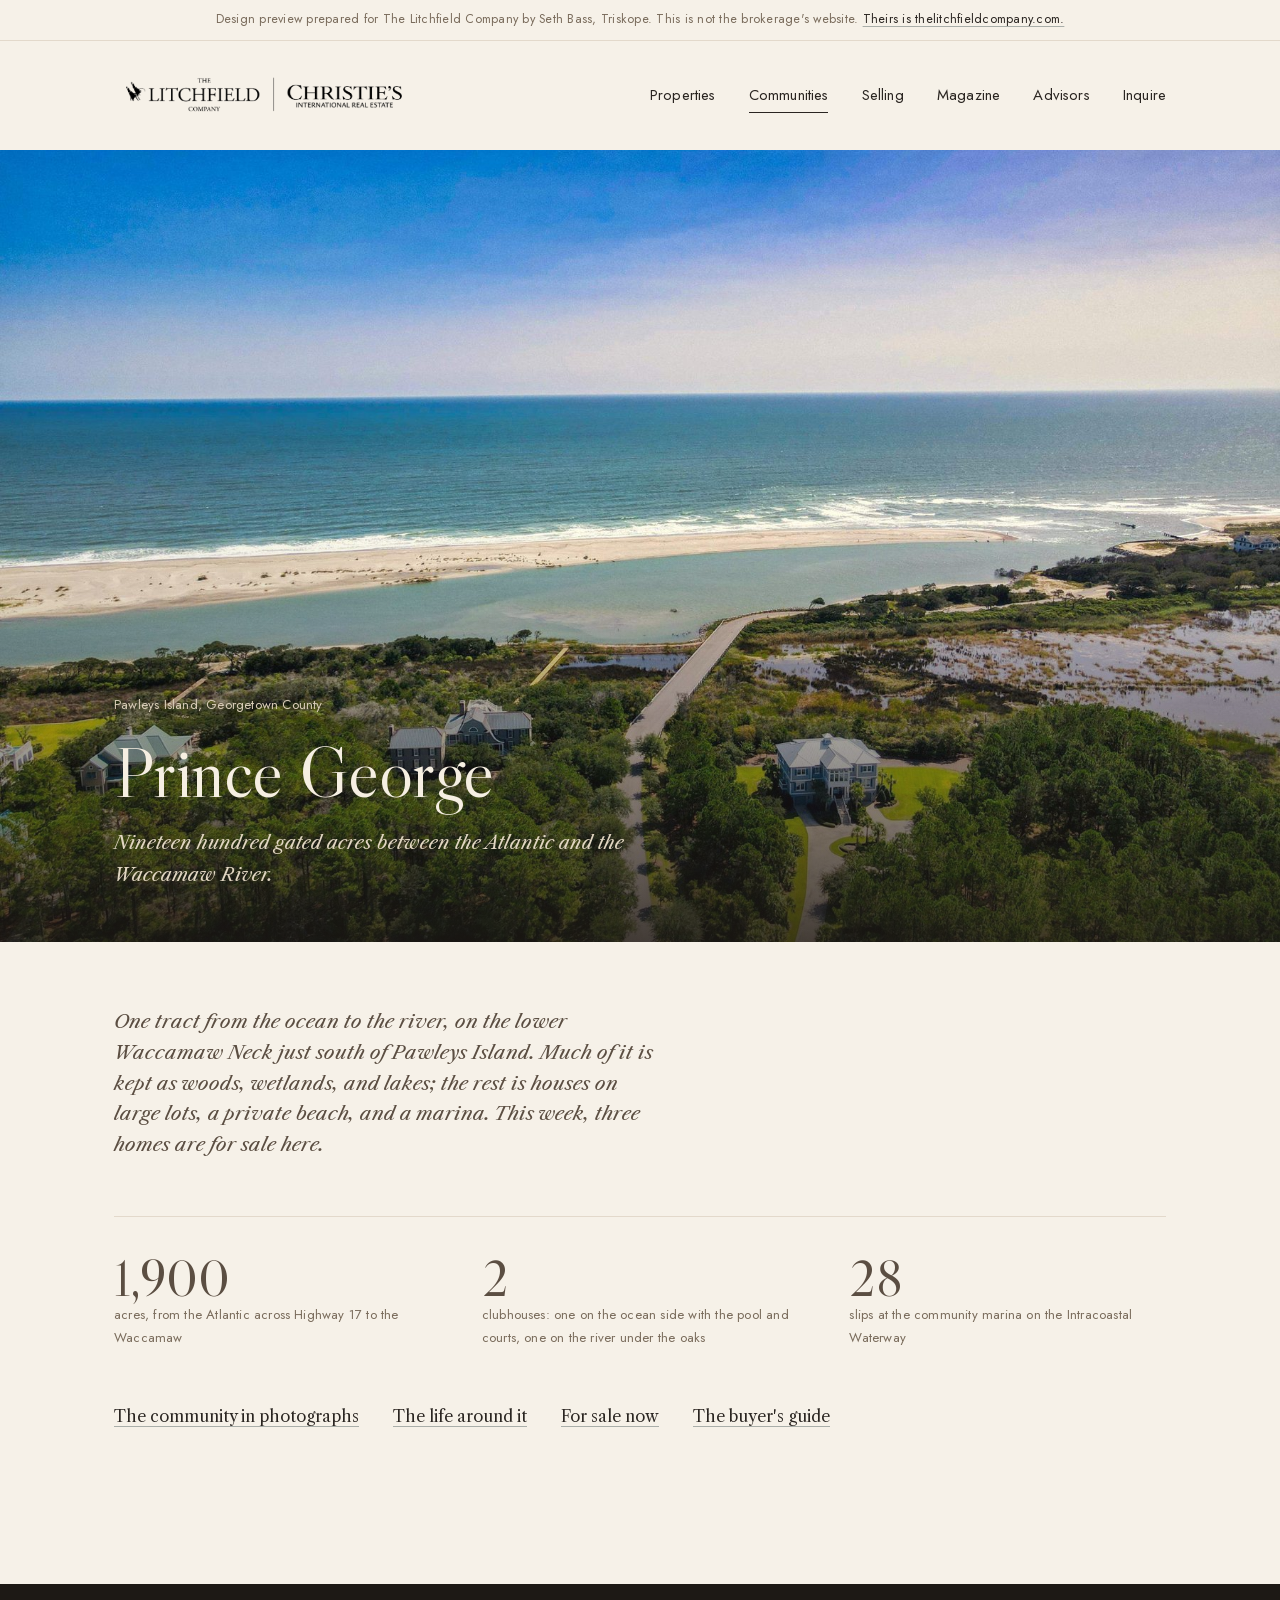
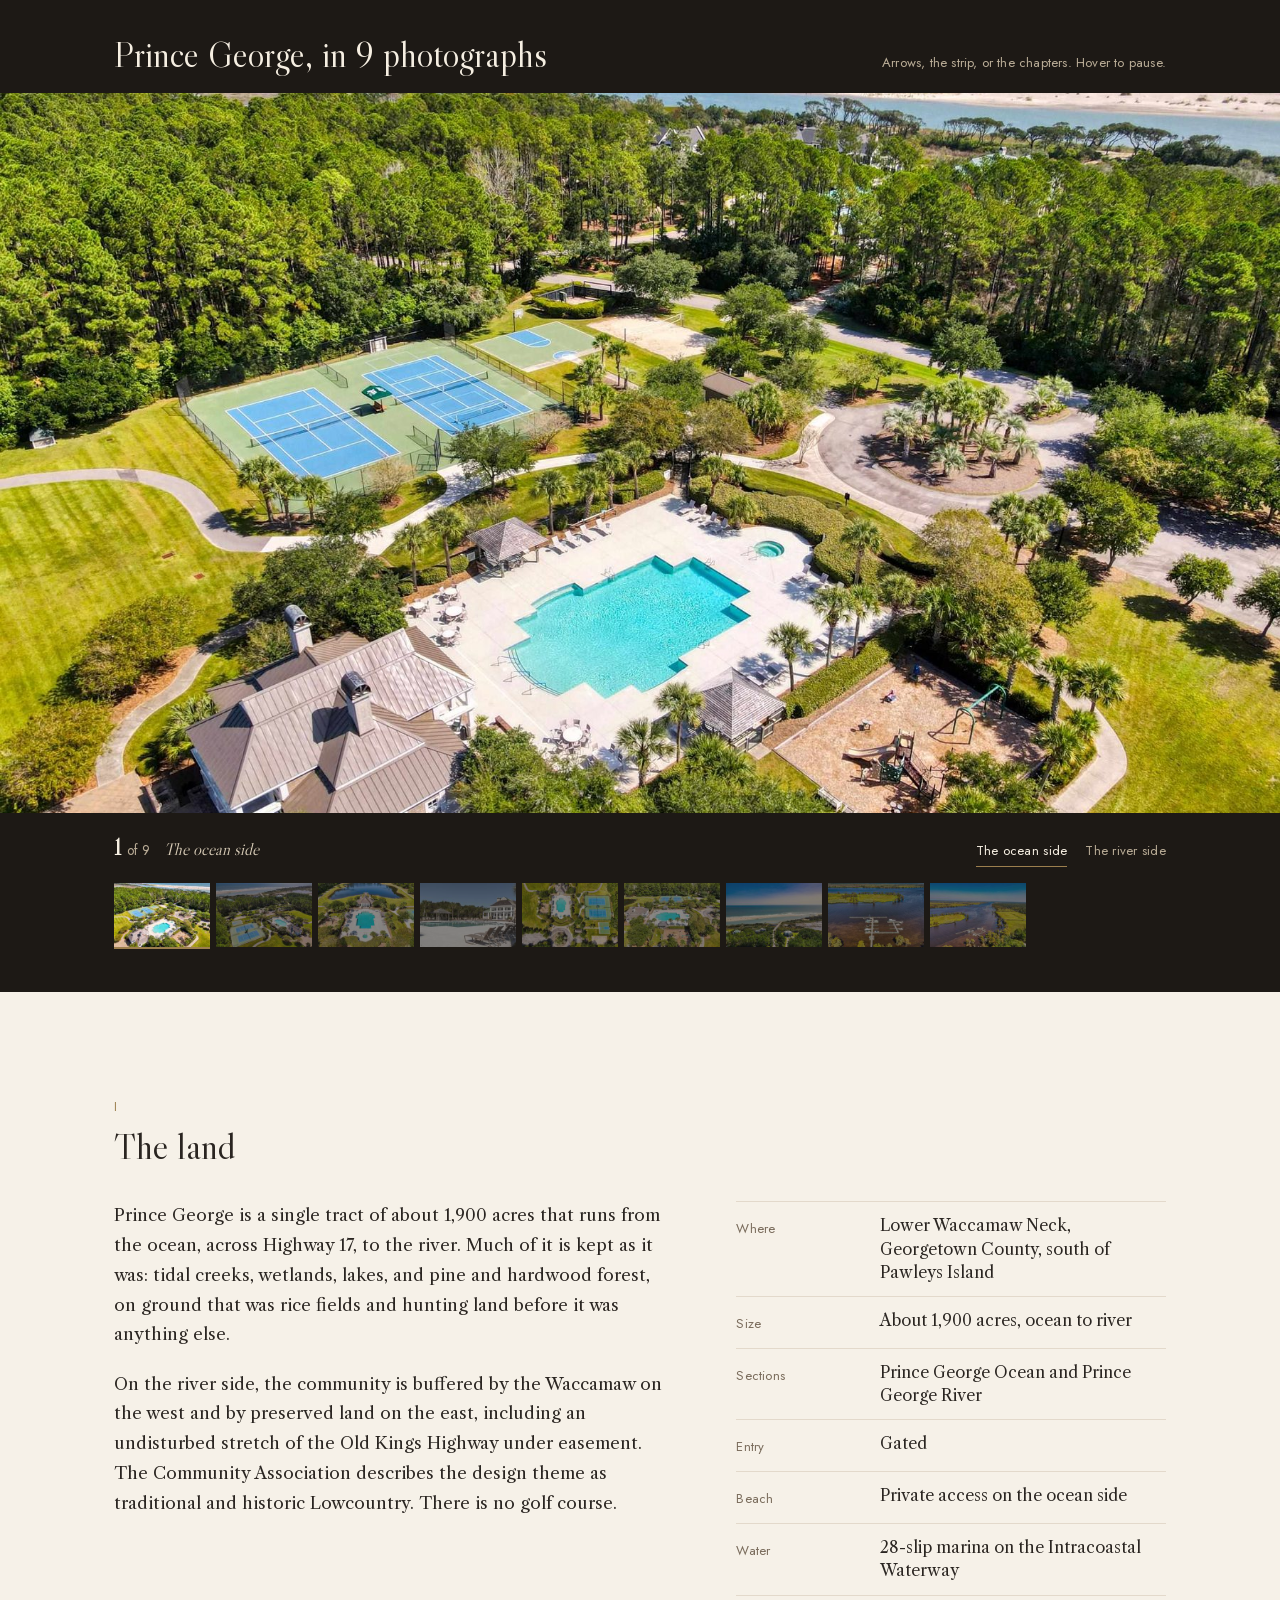
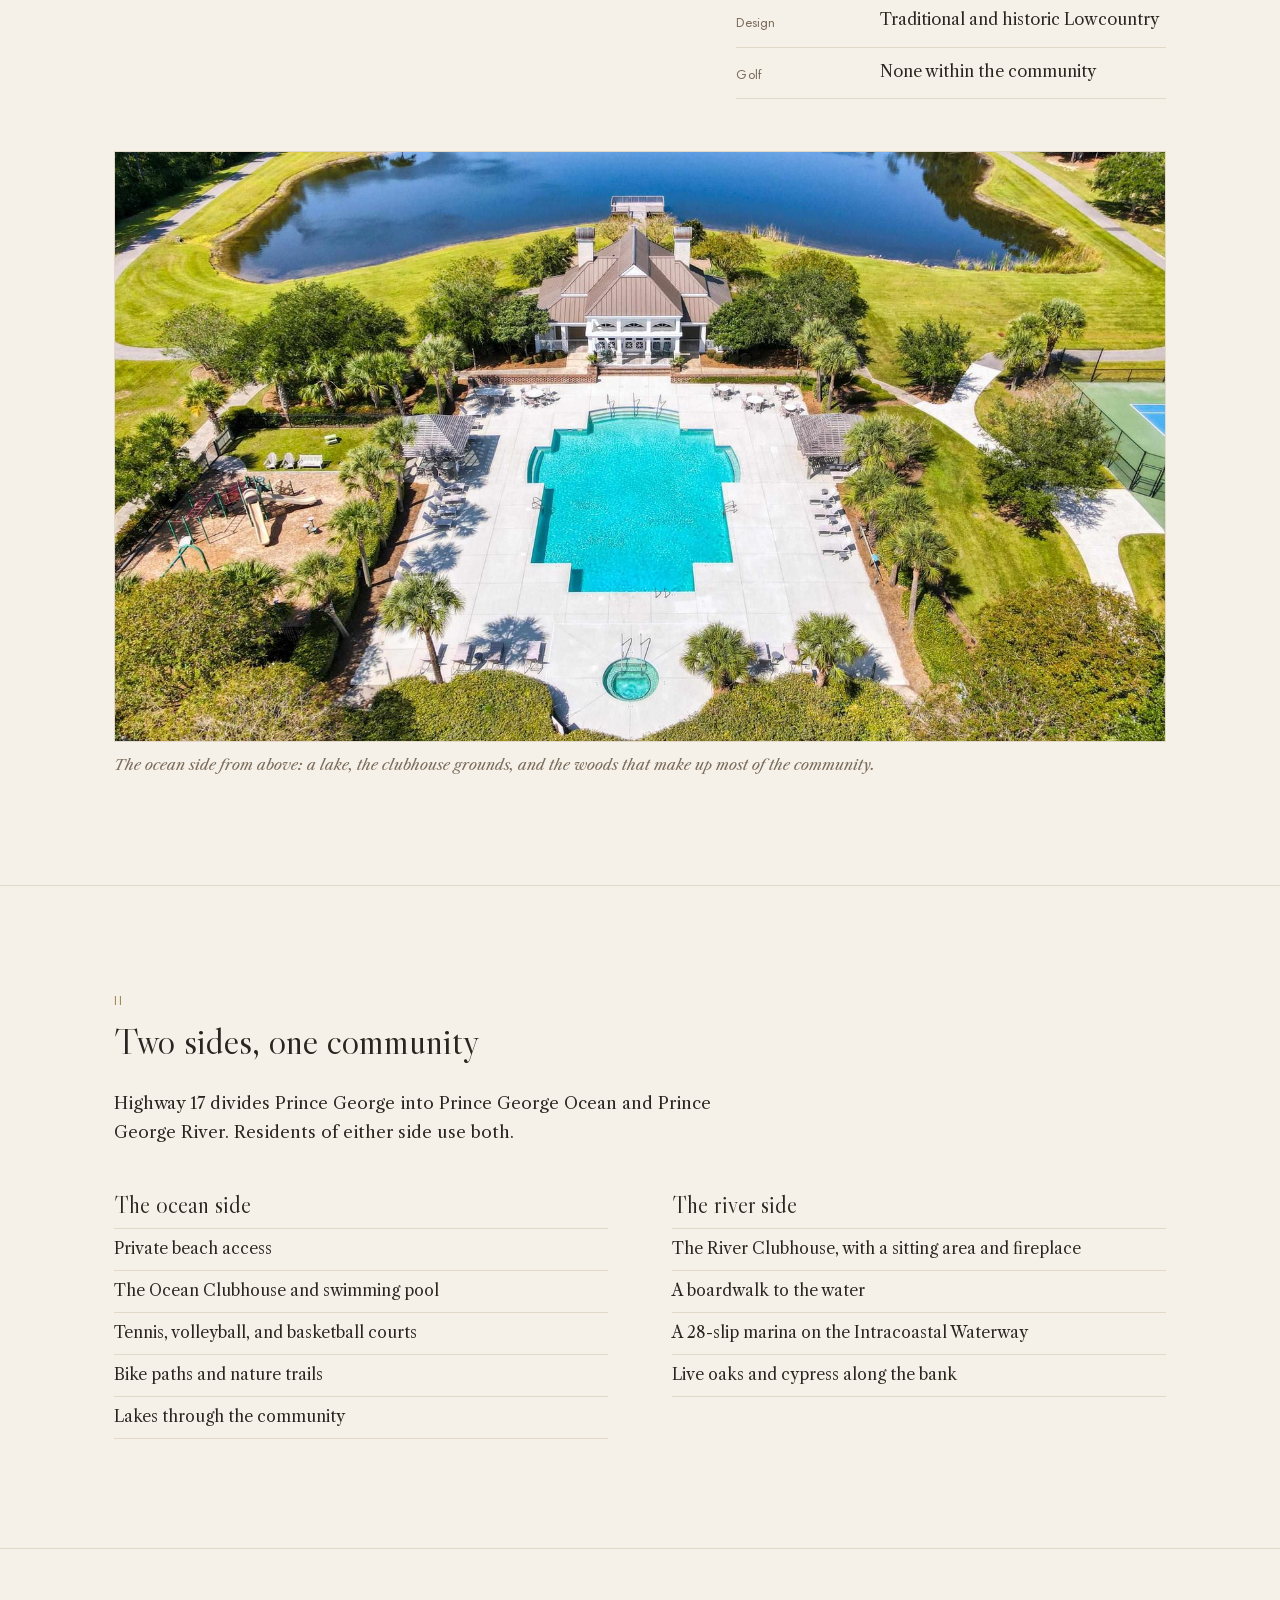
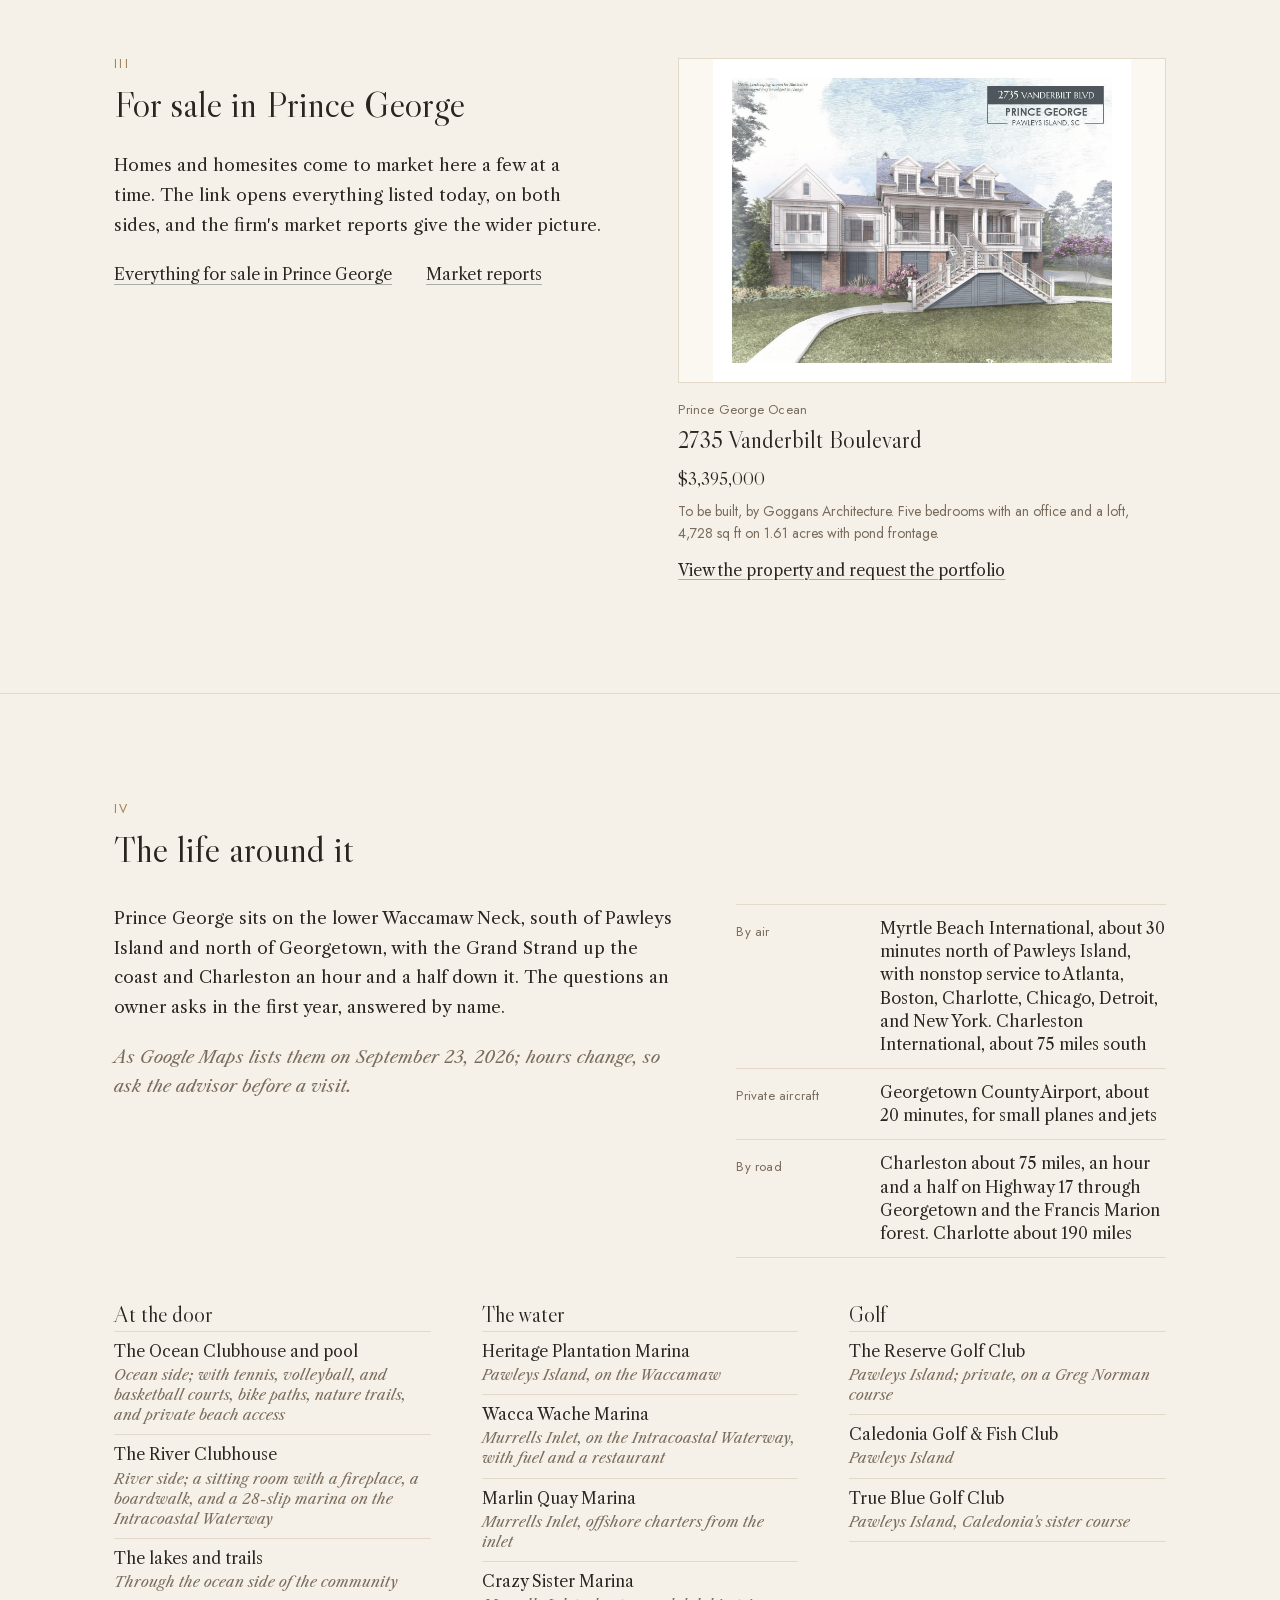
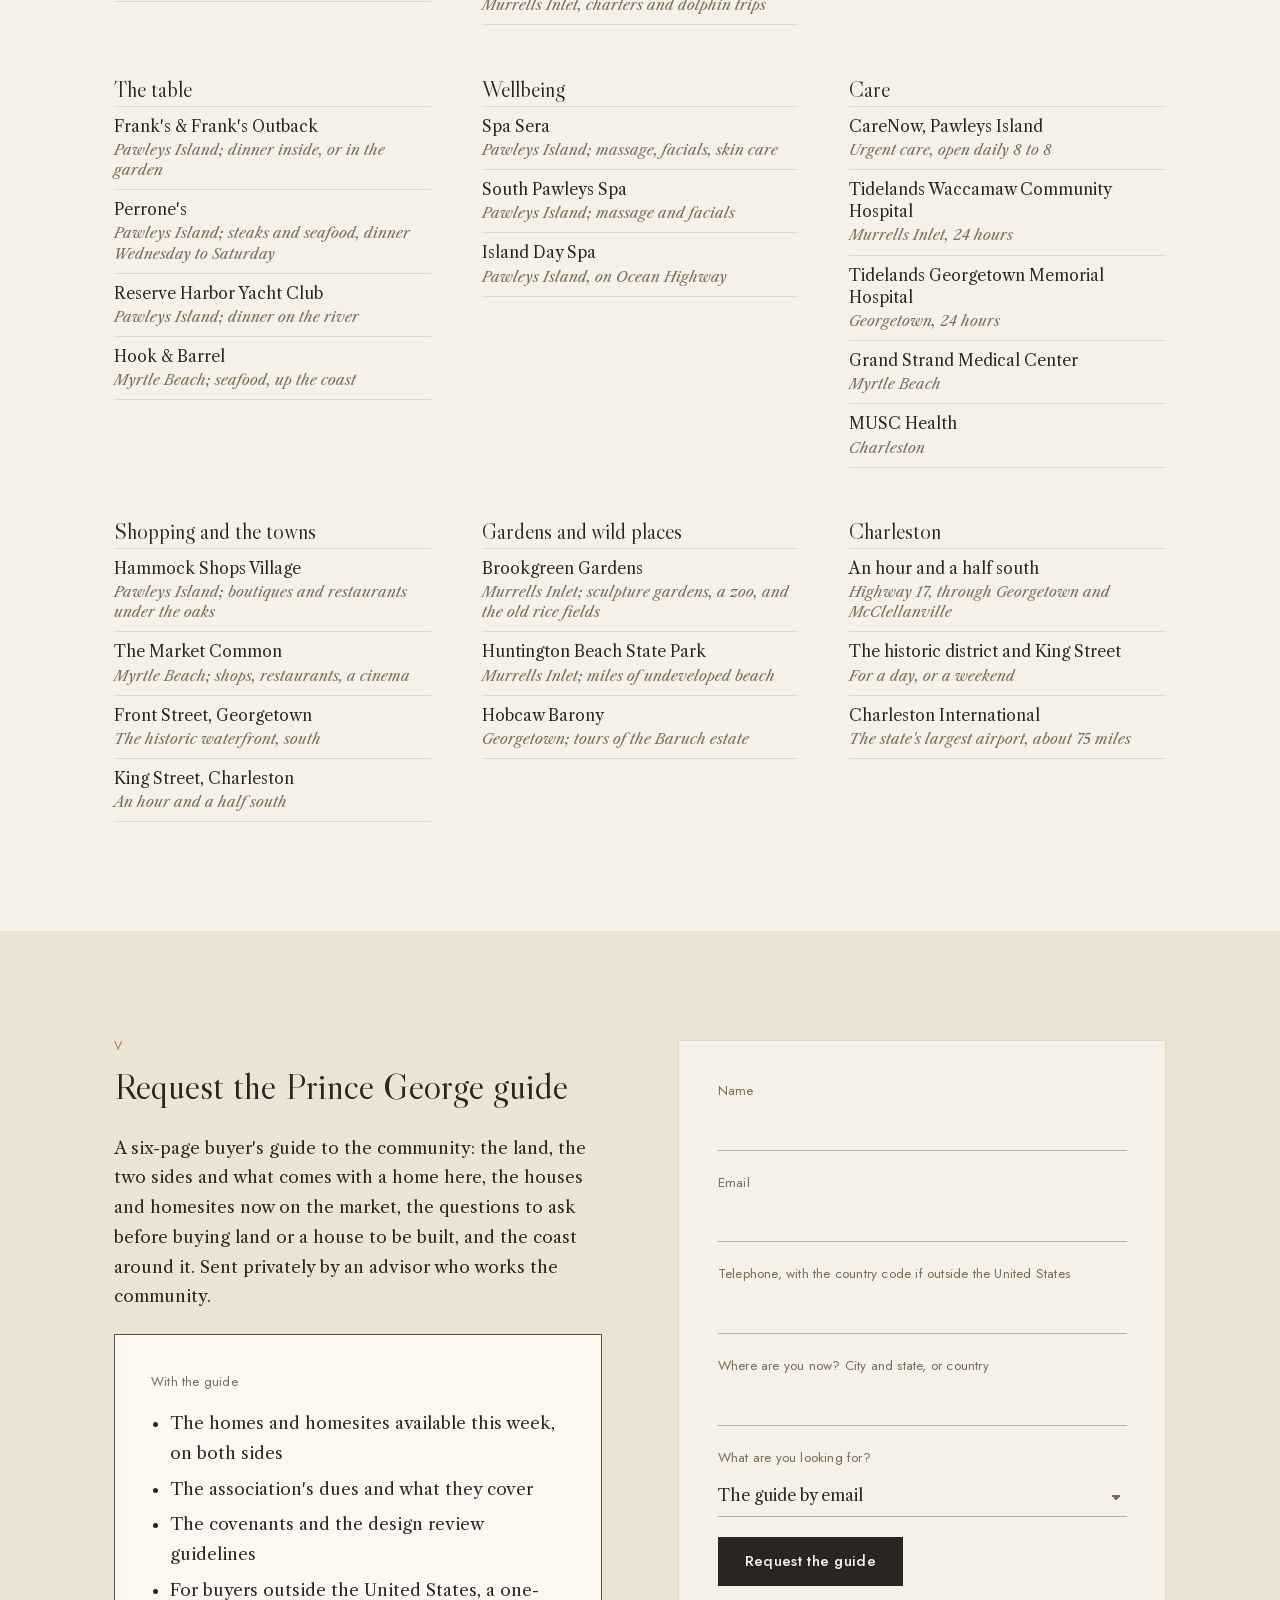
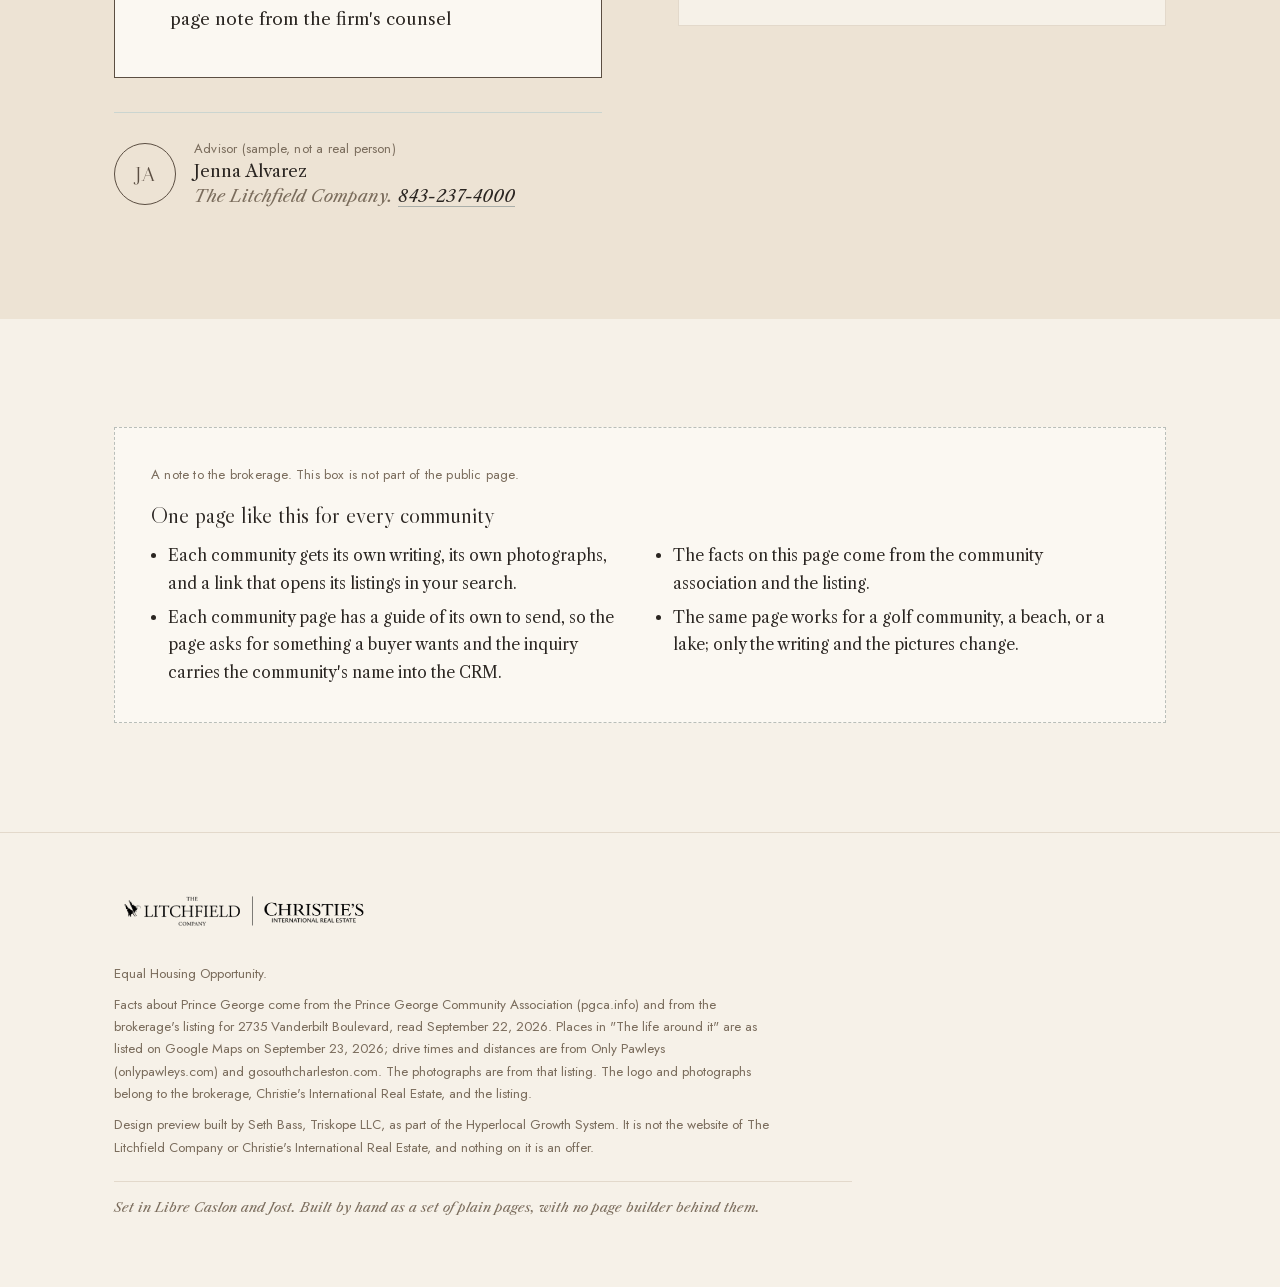
<file: community/index.html>
<!DOCTYPE html>
<html lang="en">
<head>
<meta charset="UTF-8">
<meta name="viewport" content="width=device-width, initial-scale=1">
<meta name="robots" content="noindex,nofollow">
<title>Prince George, Pawleys Island | The Litchfield Company</title>
<meta name="description" content="Prince George: 1,900 gated acres between the Atlantic and the Waccamaw River on the lower Waccamaw Neck, with an ocean side and a river side. The community, the life around it, and what is for sale.">
<link rel="stylesheet" href="../fonts/fonts.css">
<link rel="stylesheet" href="../css/preview.css">
<!--
  DESIGN PREVIEW, version 3 (9-23-26): the Brickwell treatment applied. Sources unchanged: the Prince George
  Community Association (pgca.info) for the acreage, the buffers, the amenities, and the design theme; their search
  for the two section names and the count of homes for sale (3 on 9-23-26); several local brokerage pages for the
  rice fields and hunting land. Left out on purpose: the homesite count, lot sizes, price ranges, dues, and the
  conserved-acreage figure. Photographs are from the brokerage's listing for 2735 Vanderbilt Blvd (MLS 2607249).
-->
</head>
<body class="warm">
<p class="preview-line">Design preview prepared for The Litchfield Company by Seth Bass, Triskope. This is not the brokerage's website. <a href="https://www.thelitchfieldcompany.com/">Theirs is thelitchfieldcompany.com.</a></p>

<header class="mast">
  <div class="wrap">
    <a class="logo" href="../home/index.html"><img src="../img/brand/litchfield-christies-logo.png" width="470" height="90" alt="The Litchfield Company, Christie's International Real Estate"></a>
    <nav aria-label="Main">
      <a href="../home/index.html#properties">Properties</a>
      <a href="../home/index.html#communities" aria-current="page">Communities</a>
      <a href="../home/index.html#selling">Selling</a>
      <a href="../home/index.html#magazine">Magazine</a>
      <a href="../home/index.html#advisors">Advisors</a>
      <a href="#inquire">Inquire</a>
    </nav>
  </div>
</header>

<main>
  <figure class="cover">
    <img src="../img/listing/web/vanderbilt-15.jpg" width="1800" height="1350" alt="The beach at Prince George from the air: a few houses set back in the trees, the dune line, and the Atlantic running north up the coast." style="object-position:center 60%">
    <figcaption class="scrim"><div class="wrap">
      <p class="label">Pawleys Island, Georgetown County</p>
      <h1>Prince George</h1>
      <p class="line">Nineteen hundred gated acres between the Atlantic and the Waccamaw River.</p>
    </div></figcaption>
  </figure>

  <section class="title" style="padding-top:clamp(36px,5vw,64px)">
    <div class="wrap">
      <p class="standfirst" style="margin-top:0">One tract from the ocean to the river, on the lower Waccamaw Neck just south of Pawleys Island. Much of it is kept as woods, wetlands, and lakes; the rest is houses on large lots, a private beach, and a marina. This week, three homes are for sale here.</p>
      <div class="figures">
        <div><b>1,900</b><span class="label">acres, from the Atlantic across Highway 17 to the Waccamaw</span></div>
        <div><b>2</b><span class="label">clubhouses: one on the ocean side with the pool and courts, one on the river under the oaks</span></div>
        <div><b>28</b><span class="label">slips at the community marina on the Intracoastal Waterway</span></div>
      </div>
      <div class="media">
        <a href="#gallery">The community in photographs</a>
        <a href="#around">The life around it</a>
        <a href="#for-sale">For sale now</a>
        <a href="#inquire">The buyer's guide</a>
      </div>
    </div>
  </section>

  <section class="theatre" id="gallery" aria-roledescription="carousel" aria-label="Prince George, in 9 photographs">
    <div class="wrap hd"><h2>Prince George, in 9 photographs</h2><span class="label">Arrows, the strip, or the chapters. Hover to pause.</span></div>
    <div class="stage" id="stage" tabindex="0">
      <figure class="frame is-on" data-ch="The ocean side"><img src="../img/listing/web/vanderbilt-09.jpg" alt="Photograph 9 of 9: the ocean side."></figure>
      <figure class="frame" data-ch="The ocean side"><img src="../img/listing/web/vanderbilt-10.jpg" alt="Photograph 10 of 9: the ocean side."></figure>
      <figure class="frame" data-ch="The ocean side"><img src="../img/listing/web/vanderbilt-11.jpg" alt="Photograph 11 of 9: the ocean side."></figure>
      <figure class="frame" data-ch="The ocean side"><img data-src="../img/listing/web/vanderbilt-12.jpg" alt="Photograph 12 of 9: the ocean side."></figure>
      <figure class="frame" data-ch="The ocean side"><img data-src="../img/listing/web/vanderbilt-13.jpg" alt="Photograph 13 of 9: the ocean side."></figure>
      <figure class="frame" data-ch="The ocean side"><img data-src="../img/listing/web/vanderbilt-14.jpg" alt="Photograph 14 of 9: the ocean side."></figure>
      <figure class="frame" data-ch="The ocean side"><img data-src="../img/listing/web/vanderbilt-15.jpg" alt="Photograph 15 of 9: the ocean side."></figure>
      <figure class="frame" data-ch="The river side"><img data-src="../img/listing/web/vanderbilt-16.jpg" alt="Photograph 16 of 9: the river side."></figure>
      <figure class="frame" data-ch="The river side"><img data-src="../img/listing/web/vanderbilt-17.jpg" alt="Photograph 17 of 9: the river side."></figure>
      <button type="button" class="th-btn prev" data-step="-1" aria-label="Previous"><svg viewBox="0 0 24 24" aria-hidden="true"><path d="M15 5l-7 7 7 7"/></svg></button>
      <button type="button" class="th-btn next" data-step="1" aria-label="Next"><svg viewBox="0 0 24 24" aria-hidden="true"><path d="M9 5l7 7-7 7"/></svg></button>
      <button type="button" class="th-full" id="thFull">Full screen</button>
    </div>
    <div class="wrap">
      <div class="th-bar">
        <div class="th-count"><b data-n>1</b><span>of 9</span><em data-ch>The ocean side</em></div>
        <nav class="chapters" aria-label="Chapters">
        <button type="button" data-go="0">The ocean side<span></span></button>
        <button type="button" data-go="7">The river side<span></span></button>
        </nav>
      </div>
      <div class="strip" id="strip">
      <button type="button" data-go="0" aria-label="Photograph 9"><img src="../img/listing/thumb/vanderbilt-09.jpg" alt="" loading="lazy" width="120" height="80"></button>
      <button type="button" data-go="1" aria-label="Photograph 10"><img src="../img/listing/thumb/vanderbilt-10.jpg" alt="" loading="lazy" width="120" height="80"></button>
      <button type="button" data-go="2" aria-label="Photograph 11"><img src="../img/listing/thumb/vanderbilt-11.jpg" alt="" loading="lazy" width="120" height="80"></button>
      <button type="button" data-go="3" aria-label="Photograph 12"><img src="../img/listing/thumb/vanderbilt-12.jpg" alt="" loading="lazy" width="120" height="80"></button>
      <button type="button" data-go="4" aria-label="Photograph 13"><img src="../img/listing/thumb/vanderbilt-13.jpg" alt="" loading="lazy" width="120" height="80"></button>
      <button type="button" data-go="5" aria-label="Photograph 14"><img src="../img/listing/thumb/vanderbilt-14.jpg" alt="" loading="lazy" width="120" height="80"></button>
      <button type="button" data-go="6" aria-label="Photograph 15"><img src="../img/listing/thumb/vanderbilt-15.jpg" alt="" loading="lazy" width="120" height="80"></button>
      <button type="button" data-go="7" aria-label="Photograph 16"><img src="../img/listing/thumb/vanderbilt-16.jpg" alt="" loading="lazy" width="120" height="80"></button>
      <button type="button" data-go="8" aria-label="Photograph 17"><img src="../img/listing/thumb/vanderbilt-17.jpg" alt="" loading="lazy" width="120" height="80"></button>
      </div>
    </div>
  </section>

  <section class="band" style="border-top:0">
    <div class="wrap">
      <h2>The land</h2>
      <div class="text-ledger">
        <div>
          <p>Prince George is a single tract of about 1,900 acres that runs from the ocean, across Highway 17, to the river. Much of it is kept as it was: tidal creeks, wetlands, lakes, and pine and hardwood forest, on ground that was rice fields and hunting land before it was anything else.</p>
          <p>On the river side, the community is buffered by the Waccamaw on the west and by preserved land on the east, including an undisturbed stretch of the Old Kings Highway under easement. The Community Association describes the design theme as traditional and historic Lowcountry. There is no golf course.</p>
        </div>
        <aside class="parts" aria-label="Prince George at a glance">
          <dl>
            <div><dt>Where</dt><dd>Lower Waccamaw Neck, Georgetown County, south of Pawleys Island</dd></div>
            <div><dt>Size</dt><dd>About 1,900 acres, ocean to river</dd></div>
            <div><dt>Sections</dt><dd>Prince George Ocean and Prince George River</dd></div>
            <div><dt>Entry</dt><dd>Gated</dd></div>
            <div><dt>Beach</dt><dd>Private access on the ocean side</dd></div>
            <div><dt>Water</dt><dd>28-slip marina on the Intracoastal Waterway</dd></div>
            <div><dt>Design</dt><dd>Traditional and historic Lowcountry</dd></div>
            <div><dt>Golf</dt><dd>None within the community</dd></div>
          </dl>
        </aside>
      </div>
      <figure class="plate wide" style="margin-top:clamp(30px,4vw,52px)">
        <img src="../img/listing/vanderbilt-11.jpg" alt="Aerial view over the ocean side of Prince George: one of the lakes, the Ocean Clubhouse and pool beside it, and unbroken woods around them." loading="lazy">
        <figcaption>The ocean side from above: a lake, the clubhouse grounds, and the woods that make up most of the community.</figcaption>
      </figure>
    </div>
  </section>

  <section class="band">
    <div class="wrap">
      <h2>Two sides, one community</h2>
      <p>Highway 17 divides Prince George into Prince George Ocean and Prince George River. Residents of either side use both.</p>
      <div class="sides">
        <div>
          <h3>The ocean side</h3>
          <ul>
            <li>Private beach access</li>
            <li>The Ocean Clubhouse and swimming pool</li>
            <li>Tennis, volleyball, and basketball courts</li>
            <li>Bike paths and nature trails</li>
            <li>Lakes through the community</li>
          </ul>
        </div>
        <div>
          <h3>The river side</h3>
          <ul>
            <li>The River Clubhouse, with a sitting area and fireplace</li>
            <li>A boardwalk to the water</li>
            <li>A 28-slip marina on the Intracoastal Waterway</li>
            <li>Live oaks and cypress along the bank</li>
          </ul>
        </div>
      </div>
    </div>
  </section>

  <section class="band" id="for-sale">
    <div class="wrap two even">
      <div>
        <h2>For sale in Prince George</h2>
        <p>Homes and homesites come to market here a few at a time. The link opens everything listed today, on both sides, and the firm's market reports give the wider picture.</p>
        <div class="linkrow" style="margin-top:6px">
          <a href="https://www.thelitchfieldcompany.com/index.php?advanced=1&amp;display=Prince%20George&amp;areas%5B%5D=neighborhood:prince%20george%20ocean:sc&amp;areas%5B%5D=neighborhood:prince%20george%20river:sc&amp;beds=0&amp;baths=0&amp;min=0&amp;max=100000000">Everything for sale in Prince George</a>
          <a href="https://www.thelitchfieldcompany.com/market-report.php">Market reports</a>
        </div>
      </div>
      <article class="card">
        <a class="shot" href="../listing/index.html"><img class="fit" src="../img/listing/vanderbilt-01.jpg" alt="Architect's rendering of a raised beach house to be built at 2735 Vanderbilt Boulevard." loading="lazy"></a>
        <span class="label">Prince George Ocean</span>
        <h3>2735 Vanderbilt Boulevard</h3>
        <p class="price">$3,395,000</p>
        <p class="facts">To be built, by Goggans Architecture. Five bedrooms with an office and a loft, 4,728 sq ft on 1.61 acres with pond frontage.</p>
        <p class="go"><a href="../listing/index.html">View the property and request the portfolio</a></p>
      </article>
    </div>
  </section>

  <section class="band" id="around">
    <div class="wrap">
      <h2>The life around it</h2>
      <div class="text-ledger">
        <div>
          <p>Prince George sits on the lower Waccamaw Neck, south of Pawleys Island and north of Georgetown, with the Grand Strand up the coast and Charleston an hour and a half down it. The questions an owner asks in the first year, answered by name.</p>
          <p class="aside">As Google Maps lists them on September 23, 2026; hours change, so ask the advisor before a visit.</p>
        </div>
        <aside class="parts" aria-label="Getting here and away">
          <dl>
            <div><dt>By air</dt><dd>Myrtle Beach International, about 30 minutes north of Pawleys Island, with nonstop service to Atlanta, Boston, Charlotte, Chicago, Detroit, and New York. Charleston International, about 75 miles south</dd></div>
            <div><dt>Private aircraft</dt><dd>Georgetown County Airport, about 20 minutes, for small planes and jets</dd></div>
            <div><dt>By road</dt><dd>Charleston about 75 miles, an hour and a half on Highway 17 through Georgetown and the Francis Marion forest. Charlotte about 190 miles</dd></div>
          </dl>
        </aside>
      </div>
      <div class="schedule">
        <div class="floor">
          <h3>At the door</h3>
          <ul>
            <li><div>The Ocean Clubhouse and pool<em>Ocean side; with tennis, volleyball, and basketball courts, bike paths, nature trails, and private beach access</em></div></li>
            <li><div>The River Clubhouse<em>River side; a sitting room with a fireplace, a boardwalk, and a 28-slip marina on the Intracoastal Waterway</em></div></li>
            <li><div>The lakes and trails<em>Through the ocean side of the community</em></div></li>
          </ul>
        </div>
        <div class="floor">
          <h3>The water</h3>
          <ul>
            <li><div>Heritage Plantation Marina<em>Pawleys Island, on the Waccamaw</em></div></li>
            <li><div>Wacca Wache Marina<em>Murrells Inlet, on the Intracoastal Waterway, with fuel and a restaurant</em></div></li>
            <li><div>Marlin Quay Marina<em>Murrells Inlet, offshore charters from the inlet</em></div></li>
            <li><div>Crazy Sister Marina<em>Murrells Inlet, charters and dolphin trips</em></div></li>
          </ul>
        </div>
        <div class="floor">
          <h3>Golf</h3>
          <ul>
            <li><div>The Reserve Golf Club<em>Pawleys Island; private, on a Greg Norman course</em></div></li>
            <li><div>Caledonia Golf &amp; Fish Club<em>Pawleys Island</em></div></li>
            <li><div>True Blue Golf Club<em>Pawleys Island, Caledonia's sister course</em></div></li>
          </ul>
        </div>
        <div class="floor">
          <h3>The table</h3>
          <ul>
            <li><div>Frank's &amp; Frank's Outback<em>Pawleys Island; dinner inside, or in the garden</em></div></li>
            <li><div>Perrone's<em>Pawleys Island; steaks and seafood, dinner Wednesday to Saturday</em></div></li>
            <li><div>Reserve Harbor Yacht Club<em>Pawleys Island; dinner on the river</em></div></li>
            <li><div>Hook &amp; Barrel<em>Myrtle Beach; seafood, up the coast</em></div></li>
          </ul>
        </div>
        <div class="floor">
          <h3>Wellbeing</h3>
          <ul>
            <li><div>Spa Sera<em>Pawleys Island; massage, facials, skin care</em></div></li>
            <li><div>South Pawleys Spa<em>Pawleys Island; massage and facials</em></div></li>
            <li><div>Island Day Spa<em>Pawleys Island, on Ocean Highway</em></div></li>
          </ul>
        </div>
        <div class="floor">
          <h3>Care</h3>
          <ul>
            <li><div>CareNow, Pawleys Island<em>Urgent care, open daily 8 to 8</em></div></li>
            <li><div>Tidelands Waccamaw Community Hospital<em>Murrells Inlet, 24 hours</em></div></li>
            <li><div>Tidelands Georgetown Memorial Hospital<em>Georgetown, 24 hours</em></div></li>
            <li><div>Grand Strand Medical Center<em>Myrtle Beach</em></div></li>
            <li><div>MUSC Health<em>Charleston</em></div></li>
          </ul>
        </div>
        <div class="floor">
          <h3>Shopping and the towns</h3>
          <ul>
            <li><div>Hammock Shops Village<em>Pawleys Island; boutiques and restaurants under the oaks</em></div></li>
            <li><div>The Market Common<em>Myrtle Beach; shops, restaurants, a cinema</em></div></li>
            <li><div>Front Street, Georgetown<em>The historic waterfront, south</em></div></li>
            <li><div>King Street, Charleston<em>An hour and a half south</em></div></li>
          </ul>
        </div>
        <div class="floor">
          <h3>Gardens and wild places</h3>
          <ul>
            <li><div>Brookgreen Gardens<em>Murrells Inlet; sculpture gardens, a zoo, and the old rice fields</em></div></li>
            <li><div>Huntington Beach State Park<em>Murrells Inlet; miles of undeveloped beach</em></div></li>
            <li><div>Hobcaw Barony<em>Georgetown; tours of the Baruch estate</em></div></li>
          </ul>
        </div>
        <div class="floor">
          <h3>Charleston</h3>
          <ul>
            <li><div>An hour and a half south<em>Highway 17, through Georgetown and McClellanville</em></div></li>
            <li><div>The historic district and King Street<em>For a day, or a weekend</em></div></li>
            <li><div>Charleston International<em>The state's largest airport, about 75 miles</em></div></li>
          </ul>
        </div>
      </div>
    </div>
  </section>

  <section class="band invite" id="inquire">
    <div class="wrap two even">
      <div>
        <h2>Request the Prince George guide</h2>
        <p>A six-page buyer's guide to the community: the land, the two sides and what comes with a home here, the houses and homesites now on the market, the questions to ask before buying land or a house to be built, and the coast around it. Sent privately by an advisor who works the community.</p>
        <div class="withheld" style="margin-top:22px">
          <p class="label">With the guide</p>
          <ul>
            <li>The homes and homesites available this week, on both sides</li>
            <li>The association's dues and what they cover</li>
            <li>The covenants and the design review guidelines</li>
            <li>For buyers outside the United States, a one-page note from the firm's counsel</li>
          </ul>
        </div>
        <div class="advisor">
          <div class="mono" aria-hidden="true">JA</div>
          <p><span class="label">Advisor (sample, not a real person)</span>
          Jenna Alvarez<br><span class="aside">The Litchfield Company. <a href="tel:+18432374000">843-237-4000</a></span></p>
        </div>
      </div>

      <form class="request" id="inquiryForm" novalidate>
        <div class="field">
          <label for="f-name">Name</label>
          <input id="f-name" name="name" type="text" autocomplete="name" required>
        </div>
        <div class="field">
          <label for="f-email">Email</label>
          <input id="f-email" name="email" type="email" autocomplete="email" required>
        </div>
        <div class="field">
          <label for="f-phone">Telephone, with the country code if outside the United States</label>
          <input id="f-phone" name="phone" type="tel" autocomplete="tel">
        </div>
        <div class="field">
          <label for="f-where">Where are you now? City and state, or country</label>
          <input id="f-where" name="where" type="text" autocomplete="off">
        </div>
        <div class="field">
          <label for="f-about">What are you looking for?</label>
          <select id="f-about" name="about">
            <option>The guide by email</option>
            <option>The guide, and a call about homesites</option>
            <option>The guide, and a call about a house to be built</option>
            <option>The guide, and a call about finished homes</option>
          </select>
        </div>
        <button class="btn" type="submit">Request the guide</button>

        <div class="sent" role="status" aria-live="polite">
          <h3>This is a preview, so nothing was sent.</h3>
          <p>On the live page, the guide goes out by email, and the request goes straight into the CRM with "Prince George" and your location attached, routed to an advisor who works the community.</p>
        </div>
      </form>
    </div>
  </section>

  <div class="wrap">
    <aside class="brief" aria-label="Note to the brokerage">
      <p class="label">A note to the brokerage. This box is not part of the public page.</p>
      <h2>One page like this for every community</h2>
      <ul>
        <li>Each community gets its own writing, its own photographs, and a link that opens its listings in your search.</li>
        <li>Each community page has a guide of its own to send, so the page asks for something a buyer wants and the inquiry carries the community's name into the CRM.</li>
        <li>The facts on this page come from the community association and the listing.</li>
        <li>The same page works for a golf community, a beach, or a lake; only the writing and the pictures change.</li>
      </ul>
    </aside>
  </div>
</main>

<footer class="foot">
  <div class="wrap">
    <img src="../img/brand/litchfield-christies-logo.png" width="470" height="90" alt="The Litchfield Company, Christie's International Real Estate">
    <p>Equal Housing Opportunity.</p>
    <p>Facts about Prince George come from the Prince George Community Association (pgca.info) and from the brokerage's listing for 2735 Vanderbilt Boulevard, read September 22, 2026. Places in "The life around it" are as listed on Google Maps on September 23, 2026; drive times and distances are from Only Pawleys (onlypawleys.com) and gosouthcharleston.com. The photographs are from that listing. The logo and photographs belong to the brokerage, Christie's International Real Estate, and the listing.</p>
    <p>Design preview built by Seth Bass, Triskope LLC, as part of the Hyperlocal Growth System. It is not the website of The Litchfield Company or Christie's International Real Estate, and nothing on it is an offer.</p>
    <p class="colophon">Set in Libre Caslon and Jost. Built by hand as a set of plain pages, with no page builder behind them.</p>
  </div>
</footer>

<script src="../js/gallery.js"></script>
<script>
/* Preview form: shows the confirmation state and sends nothing anywhere. */
(function(){
  var f=document.getElementById('inquiryForm'); if(!f) return;
  f.addEventListener('submit',function(e){
    e.preventDefault();
    var bad=null;
    ['f-name','f-email'].forEach(function(id){
      var el=document.getElementById(id);
      var ok=el.value.trim()!==''&&(el.type!=='email'||/^[^@\s]+@[^@\s]+\.[^@\s]+$/.test(el.value.trim()));
      el.setAttribute('aria-invalid',ok?'false':'true');
      if(!ok&&!bad) bad=el;
    });
    if(bad){bad.focus();return;}
    f.classList.add('is-sent');
    var s=f.querySelector('.sent'); s.setAttribute('tabindex','-1'); s.focus();
  });
})();
</script>
</body>
</html>
</file>
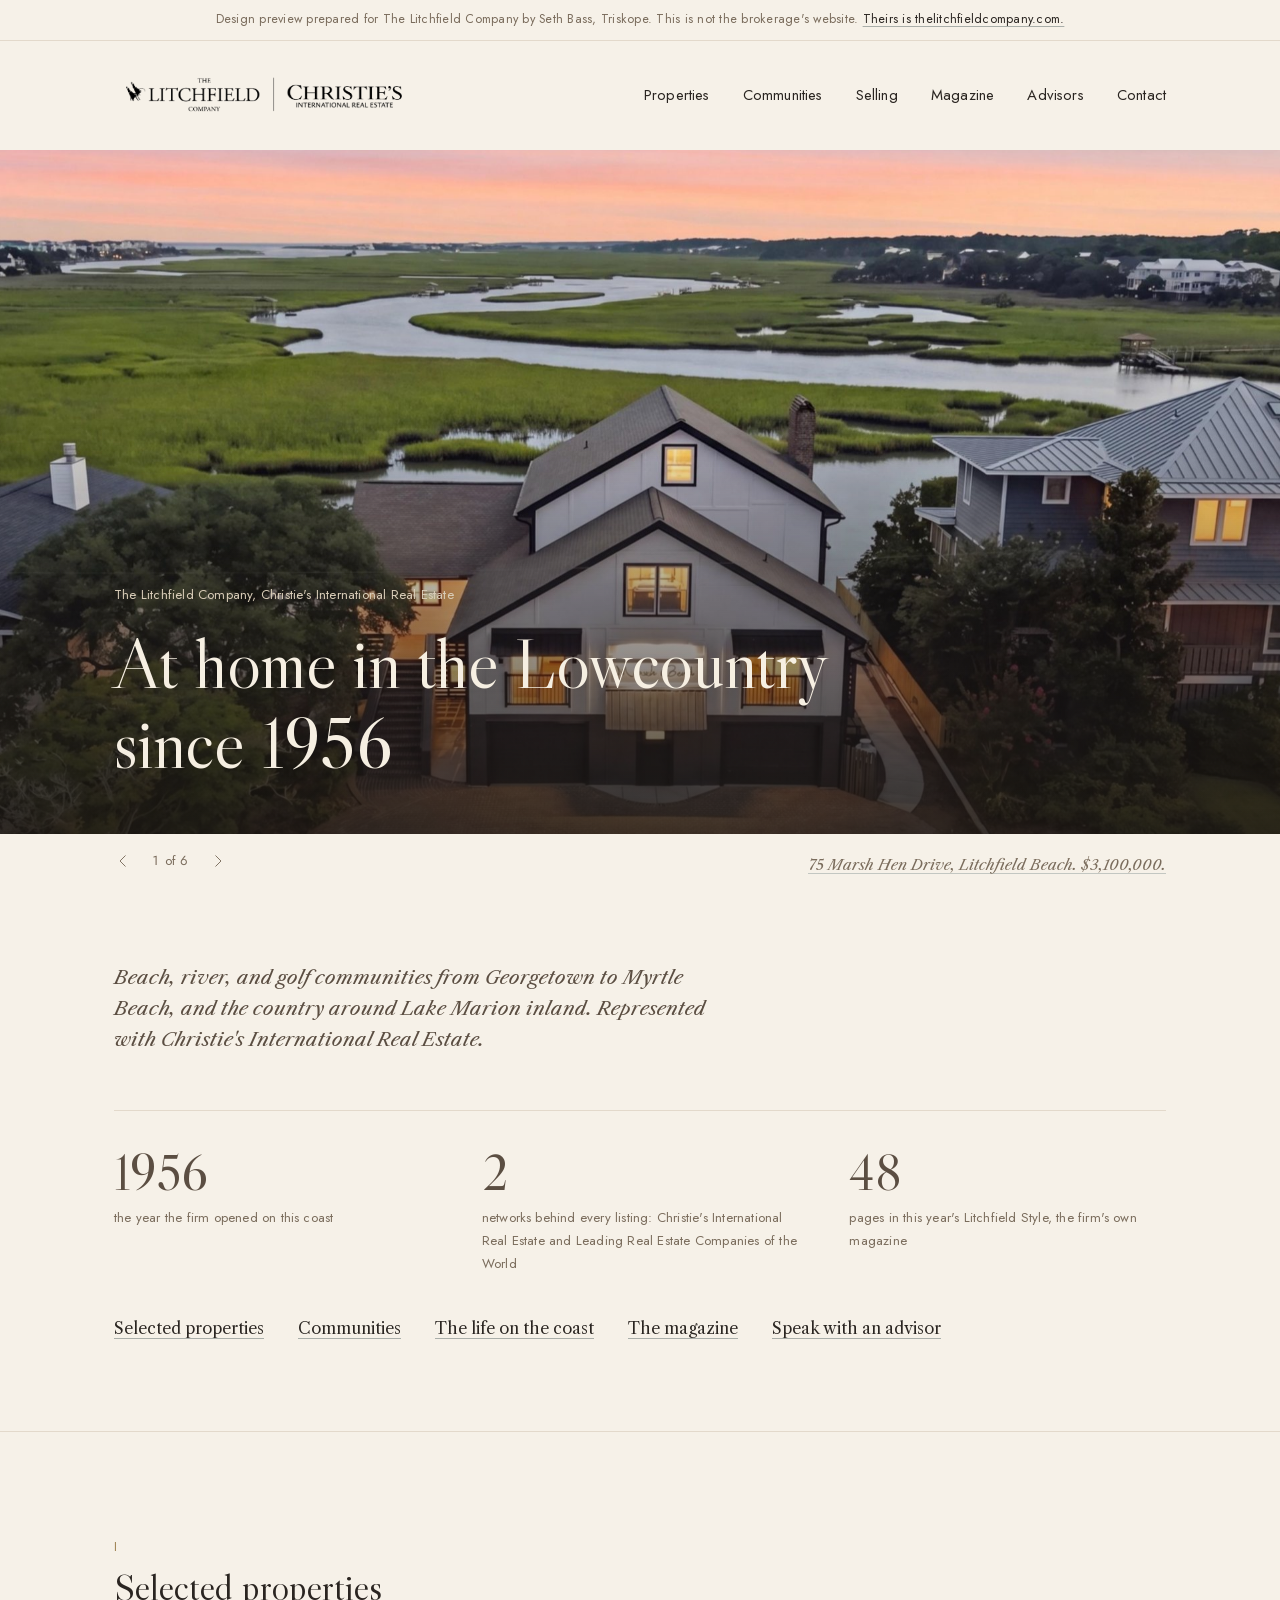
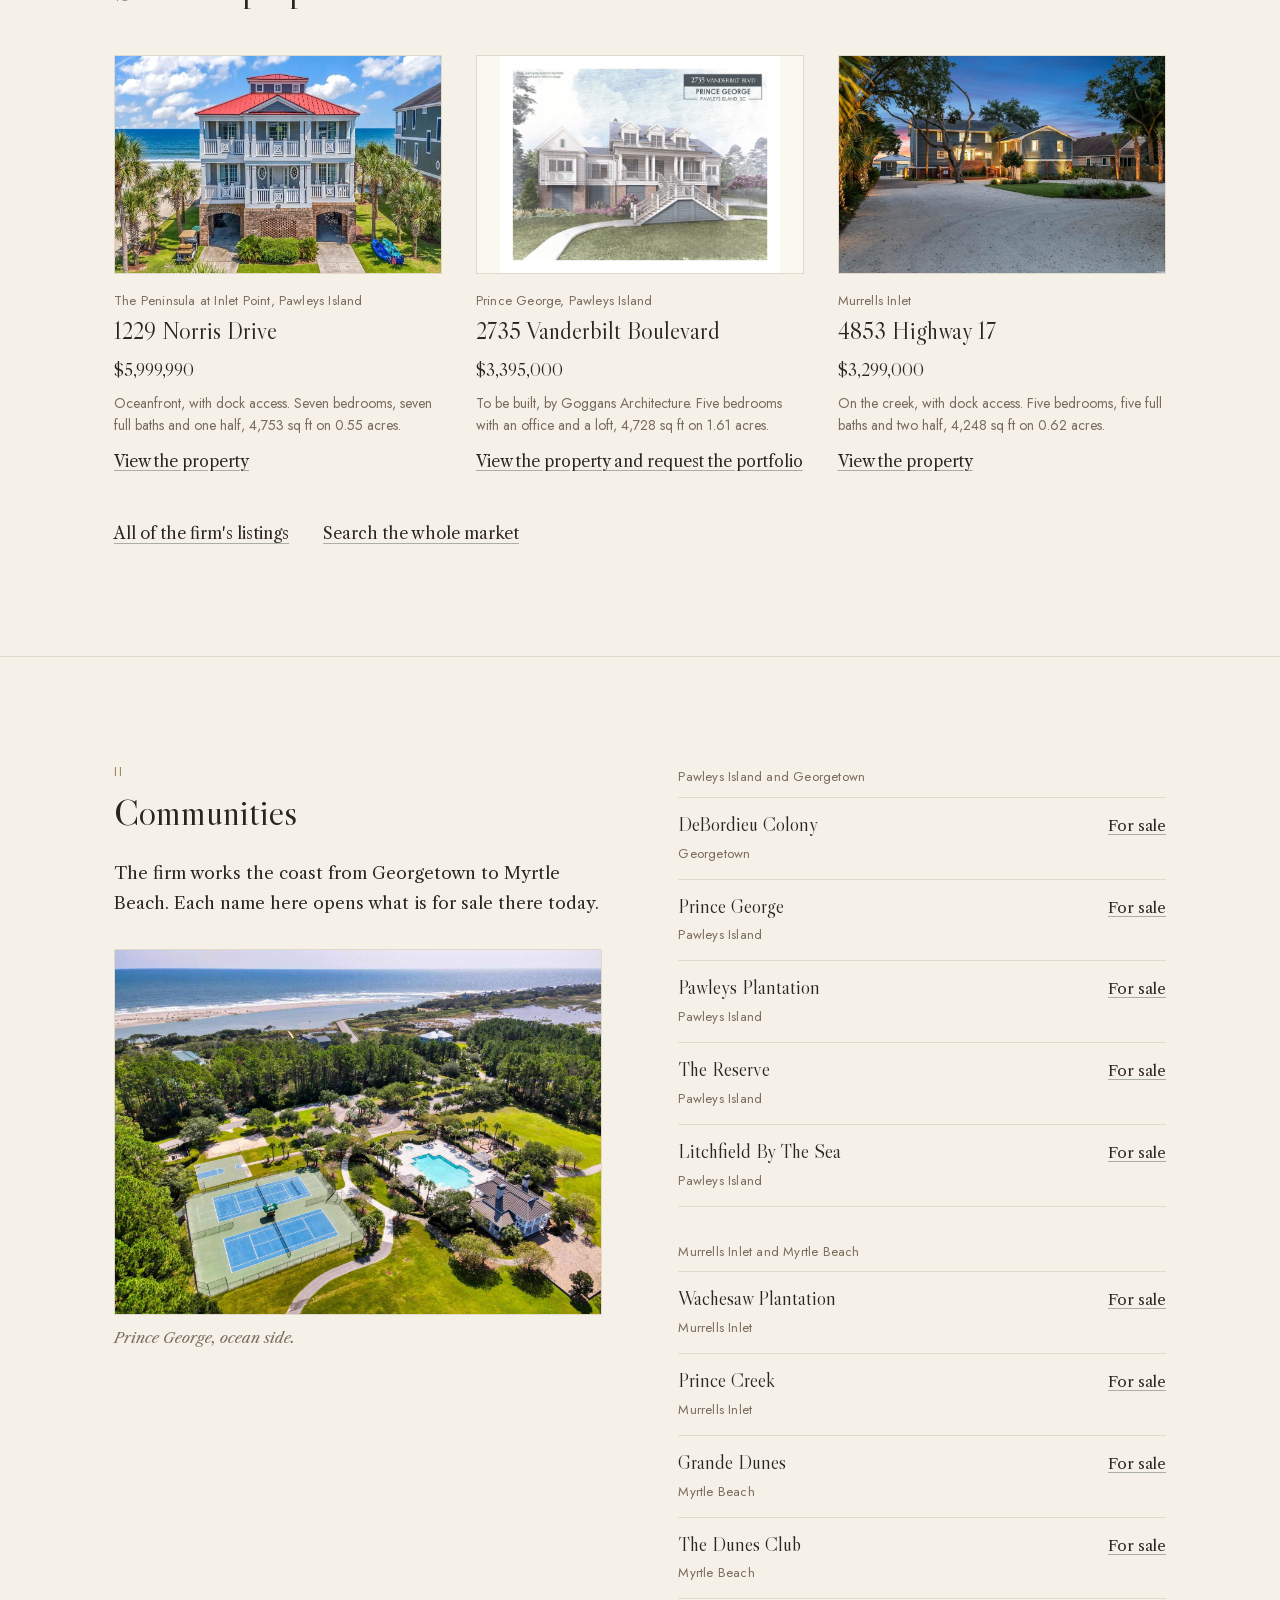
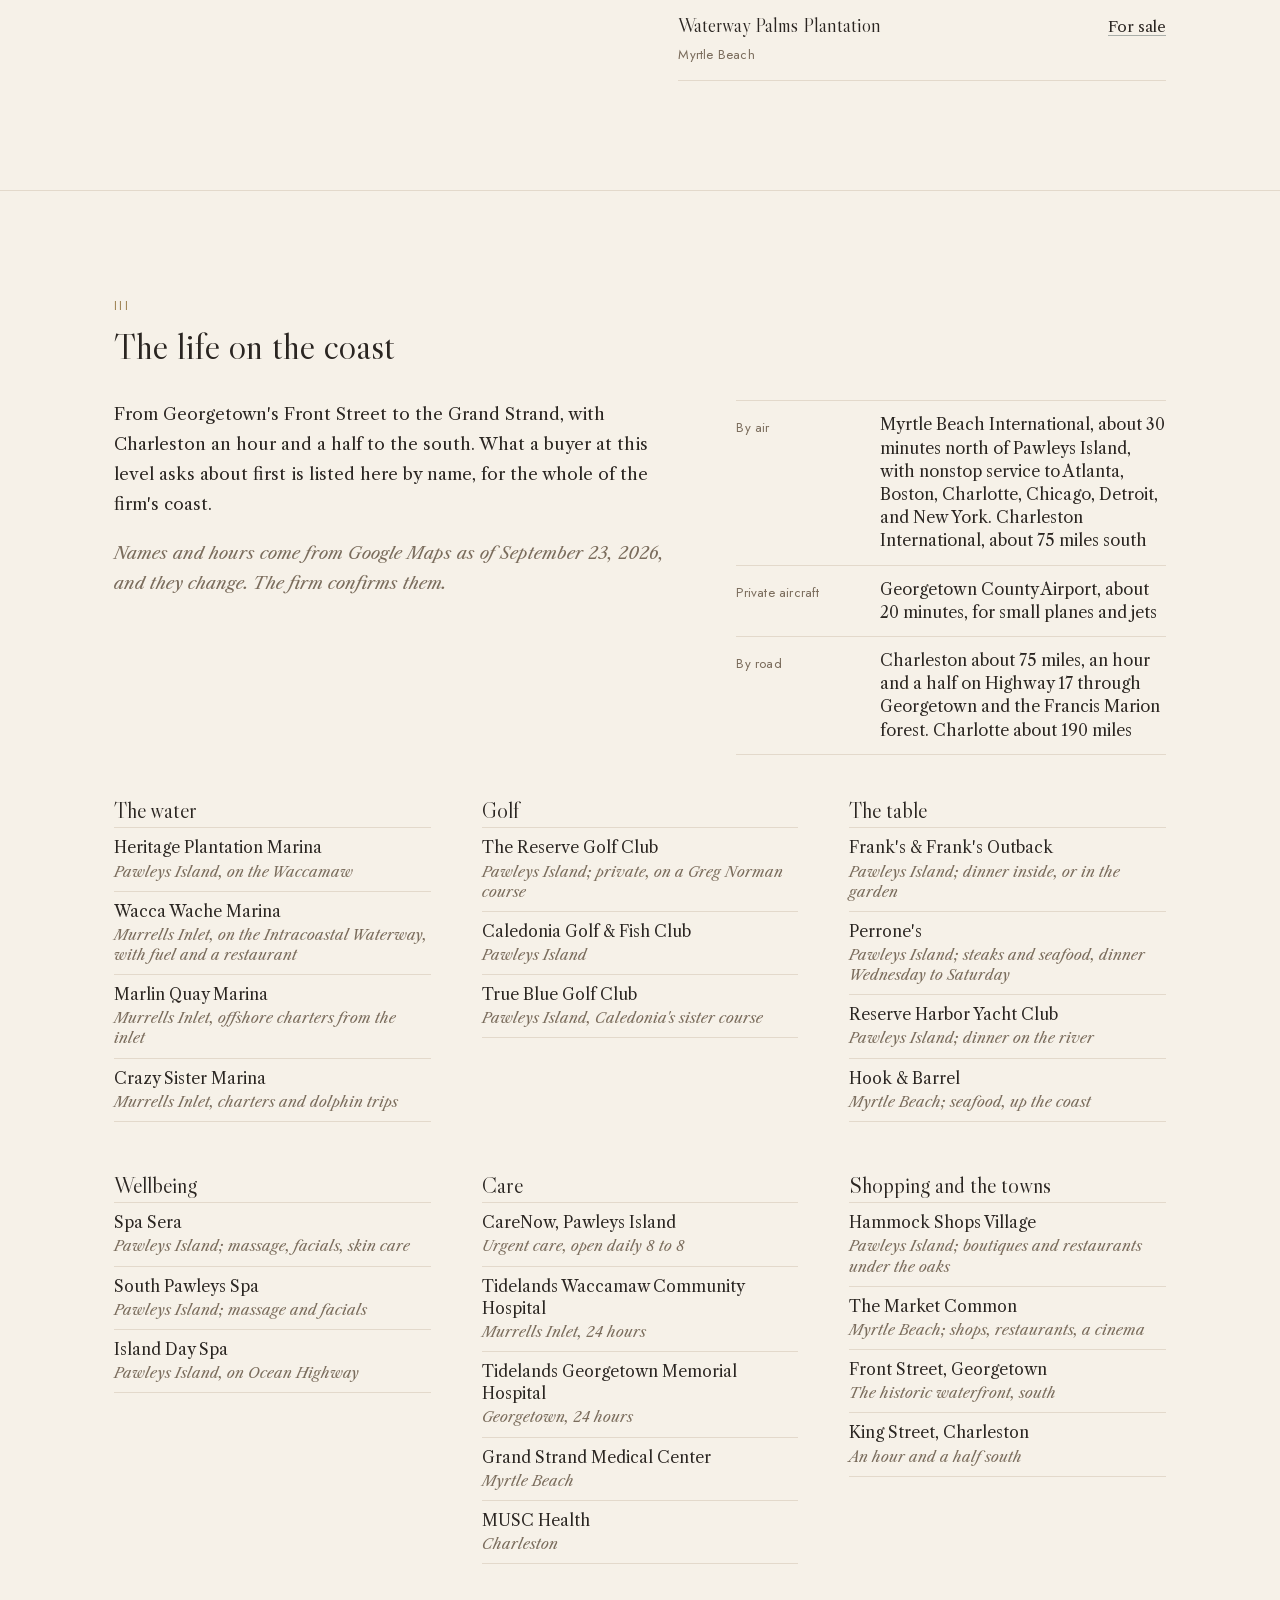
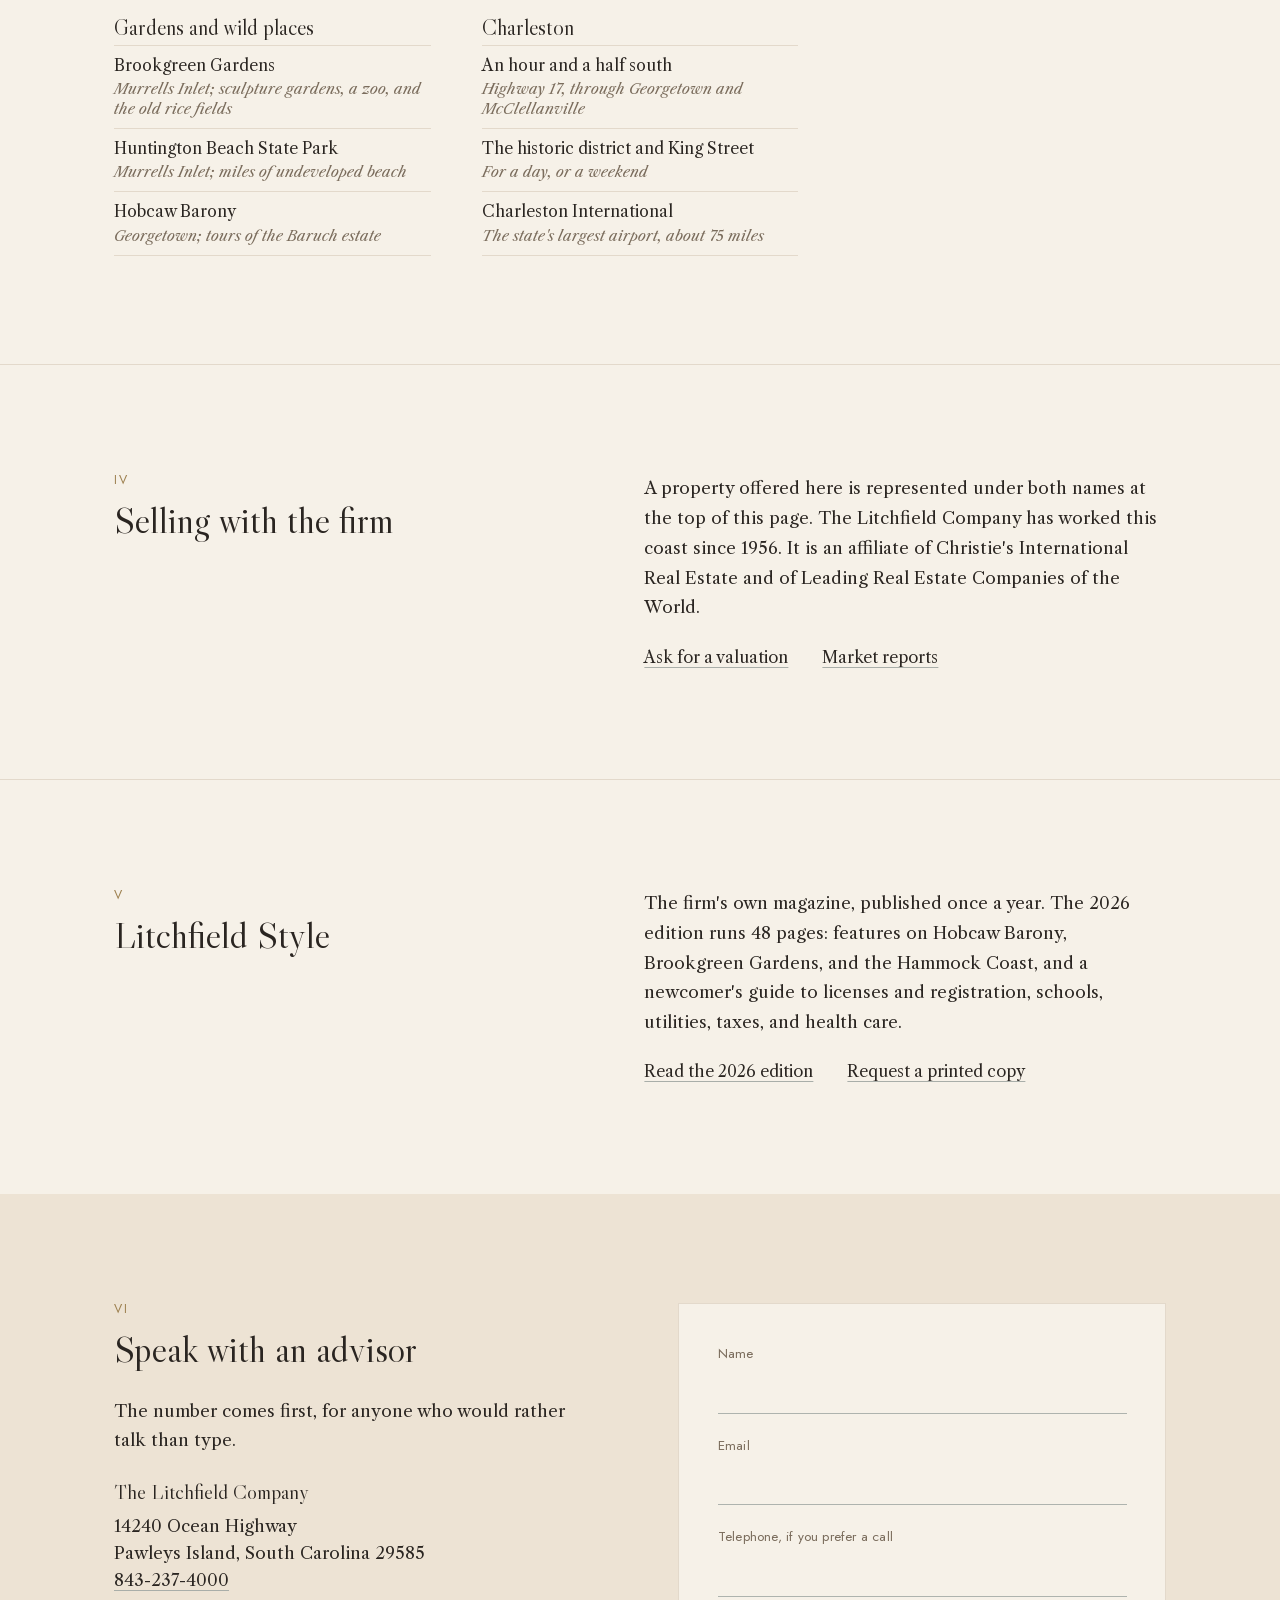
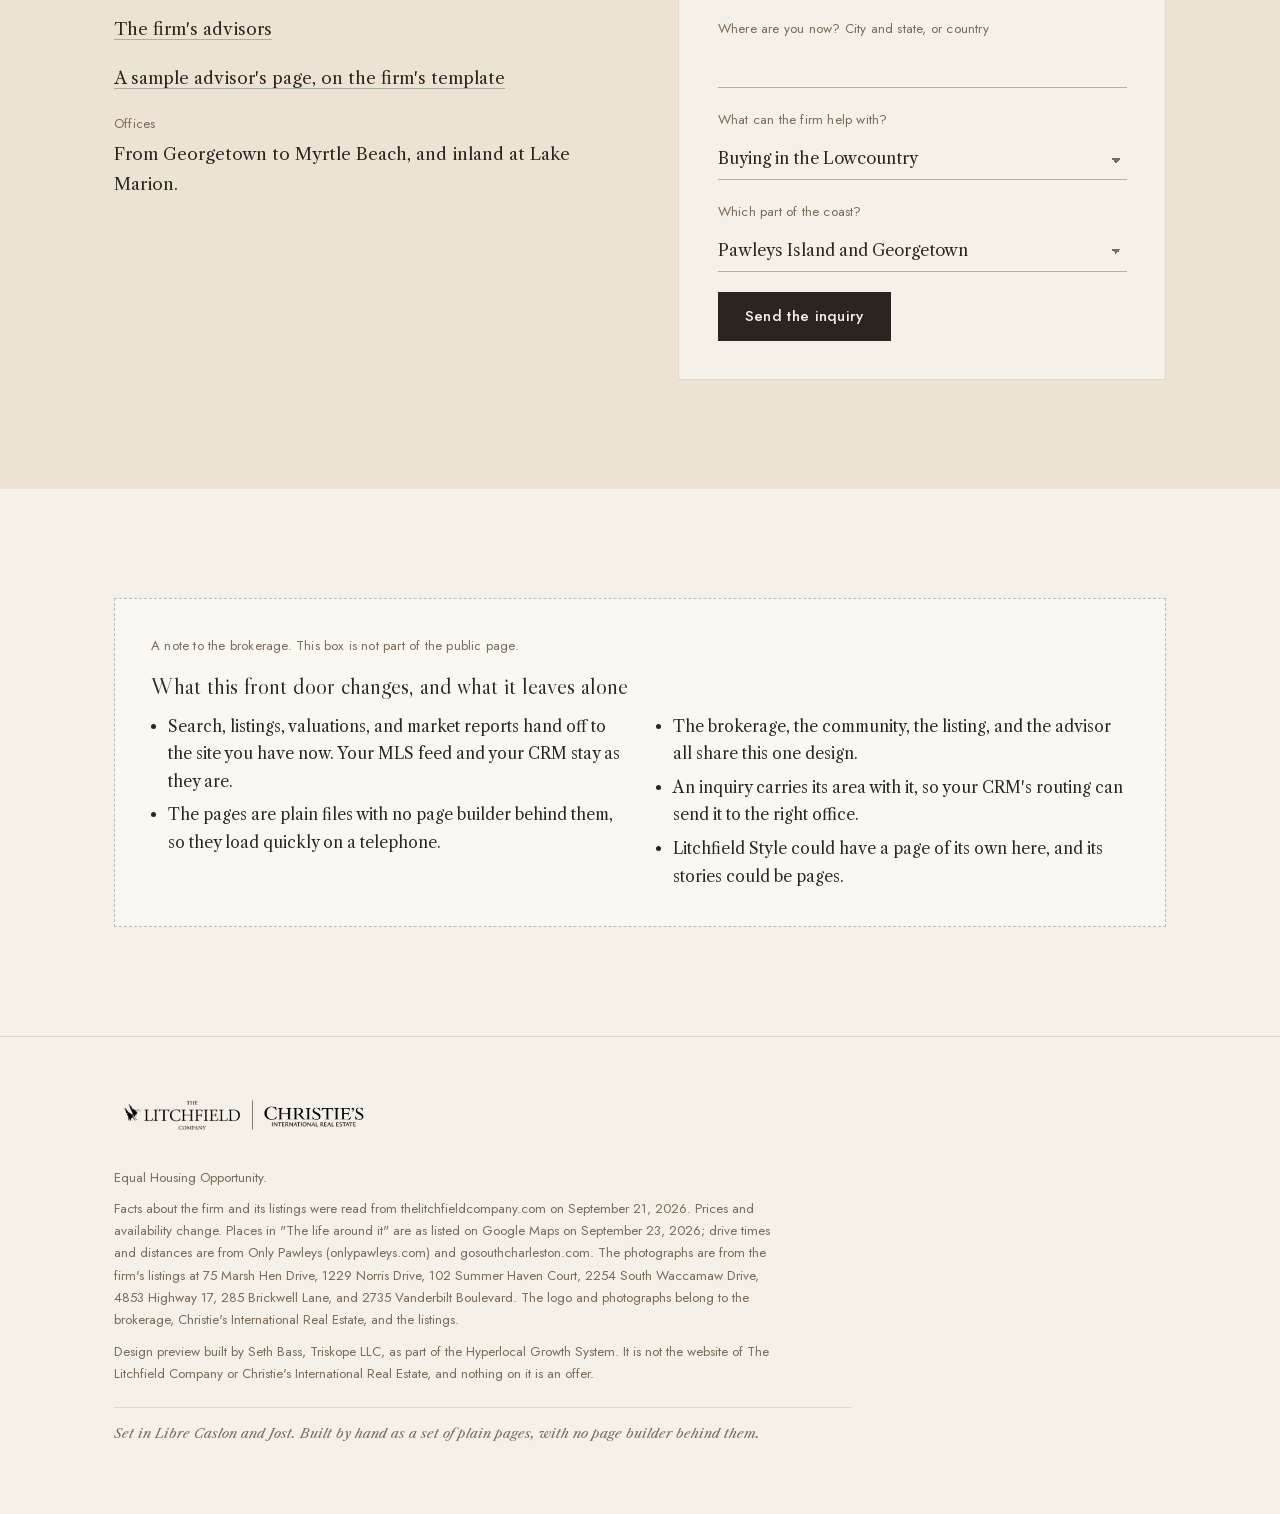
<file: home/index.html>
<!DOCTYPE html>
<html lang="en">
<head>
<meta charset="UTF-8">
<meta name="viewport" content="width=device-width, initial-scale=1">
<meta name="robots" content="noindex,nofollow">
<title>The Litchfield Company | Christie's International Real Estate. Design preview.</title>
<meta name="description" content="Design preview of a home page for The Litchfield Company, Christie's International Real Estate: Lowcountry property since 1956.">
<link rel="stylesheet" href="../fonts/fonts.css">
<link rel="stylesheet" href="../css/preview.css">
<!--
  DESIGN PREVIEW of a brokerage home page, built 9-21-26 for the 9-23-26 meeting with The Litchfield Company.
  This page sets the pattern the other three follow: masthead, photograph, statement, bands on hairlines,
  one tinted band where the visitor is invited to act, note to the brokerage, foot.
  The photographs at the top change on their own: six of the firm's listings, a slow crossfade every seven
  seconds, the only motion on any page. ?slide=3 opens on the third; ?still keeps it from moving.
  Facts, all read from thelitchfieldcompany.com on 9-21-26:
    since 1956; home office 14240 Ocean Highway, Pawleys Island, 843-237-4000; the areas served;
    affiliate of Christie's International Real Estate and of Leading Real Estate Companies of the World;
    Litchfield Style magazine; the three listings' prices, rooms, areas, and communities.
  Links into their site (listings, search by community, valuation, market reports, roster) were each checked.
  Nothing here replaces their MLS feed or CRM. Search and listings hand off to the site they have now.
  The logo and photographs belong to the brokerage, Christie's, and the listings. See img/*/SOURCE.txt.
  Copy is written fresh and stays on the property and its amenities.
-->
</head>
<body class="warm">
<p class="preview-line">Design preview prepared for The Litchfield Company by Seth Bass, Triskope. This is not the brokerage's website. <a href="https://www.thelitchfieldcompany.com/">Theirs is thelitchfieldcompany.com.</a></p>

<header class="mast">
  <div class="wrap">
    <a class="logo" href="index.html"><img src="../img/brand/litchfield-christies-logo.png" width="470" height="90" alt="The Litchfield Company, Christie's International Real Estate"></a>
    <nav aria-label="Main">
      <a href="#properties">Properties</a>
      <a href="#communities">Communities</a>
      <a href="#selling">Selling</a>
      <a href="#magazine">Magazine</a>
      <a href="#advisors">Advisors</a>
      <a href="#contact">Contact</a>
    </nav>
  </div>
</header>

<main>
  <section class="hero" aria-roledescription="carousel" aria-label="Photographs of selected properties">
    <div class="slides">
    <figure class="slide is-on" data-cap="75 Marsh Hen Drive, Litchfield Beach. $3,100,000." data-href="https://www.thelitchfieldcompany.com/property/33-2618762-75-marsh-hen-dr-pawleys-island-SC-29585">
      <img src="../img/home/marshhen-1.jpg" alt="Dusk over the salt marsh at Litchfield Beach: a creek winds through the grass toward the ocean, seen from above 75 Marsh Hen Drive on the marsh's edge." style="object-position:center 42%">
    </figure>
    <figure class="slide" data-cap="1229 Norris Drive, The Peninsula at Inlet Point. $5,999,990." data-href="https://www.thelitchfieldcompany.com/property/33-2615325-1229-norris-dr-pawleys-island-SC-29585">
      <img src="../img/home/norris-1.jpg" alt="1229 Norris Drive, an oceanfront house at Inlet Point with white railed porches on two floors and the Atlantic behind it." style="object-position:center 48%" loading="lazy">
    </figure>
    <figure class="slide" data-cap="102 Summer Haven Court, DeBordieu. $3,495,000." data-href="https://www.thelitchfieldcompany.com/property/33-2623302-102-summer-haven-ct-a-4-georgetown-SC-29440">
      <img src="../img/home/summerhaven-1.jpg" alt="102 Summer Haven Court at DeBordieu from the air: a house among palms and dunes with the ocean beyond." style="object-position:center 50%" loading="lazy">
    </figure>
    <figure class="slide" data-cap="2254 South Waccamaw Drive, Inlet Harbour, Garden City Beach. $3,995,000." data-href="https://www.thelitchfieldcompany.com/property/33-2619056-2254-s-waccamaw-dr-garden-city-beach-SC-29576">
      <img src="../img/home/waccamaw-1.jpg" alt="2254 South Waccamaw Drive in Inlet Harbour: a three-story house with a red roof and white railed porches, set among palms." style="object-position:center 55%" loading="lazy">
    </figure>
    <figure class="slide" data-cap="4853 Highway 17, Murrells Inlet. $3,299,000." data-href="https://www.thelitchfieldcompany.com/property/33-2522678-4853-highway-17-murrells-inlet-SC-29576">
      <img src="../img/home/hwy17-1.jpg" alt="4853 Highway 17 in Murrells Inlet at dusk: a gray two-story house under live oaks at the end of a wide sand drive." style="object-position:center 50%" loading="lazy">
    </figure>
    <figure class="slide" data-cap="285 Brickwell Lane, The Reserve. $2,950,000." data-href="https://www.thelitchfieldcompany.com/property/33-2622859-285-brickwell-ln-pawleys-island-SC-29585">
      <img src="../img/home/brickwell-1.jpg" alt="285 Brickwell Lane in The Reserve at dusk: a white columned house set back under live oaks at the end of a sand drive." style="object-position:center 40%" loading="lazy">
    </figure>
      <div class="scrim"><div class="wrap">
        <p class="label">The Litchfield Company, Christie's International Real Estate</p>
        <h1>At home in the Lowcountry since 1956</h1>
      </div></div>
    </div>
    <div class="hero-bar wrap">
      <div class="hero-nav">
        <button type="button" class="hero-btn" data-go="-1" aria-label="Previous photograph"><svg viewBox="0 0 24 24" aria-hidden="true"><path d="M15 5l-7 7 7 7"/></svg></button>
        <span class="hero-count label"><span data-n>1</span> of 6</span>
        <button type="button" class="hero-btn" data-go="1" aria-label="Next photograph"><svg viewBox="0 0 24 24" aria-hidden="true"><path d="M9 5l7 7-7 7"/></svg></button>
      </div>
      <p class="hero-cap"><a data-cap href="https://www.thelitchfieldcompany.com/property/33-2618762-75-marsh-hen-dr-pawleys-island-SC-29585">75 Marsh Hen Drive, Litchfield Beach. $3,100,000.</a></p>
    </div>
  </section>

  <section class="opening">
    <div class="wrap">
      <p class="standfirst" style="margin-top:0">Beach, river, and golf communities from Georgetown to Myrtle Beach, and the country around Lake Marion inland. Represented with Christie's International Real Estate.</p>
      <div class="figures">
        <div><b>1956</b><span class="label">the year the firm opened on this coast</span></div>
        <div><b>2</b><span class="label">networks behind every listing: Christie's International Real Estate and Leading Real Estate Companies of the World</span></div>
        <div><b>48</b><span class="label">pages in this year's Litchfield Style, the firm's own magazine</span></div>
      </div>
      <div class="media">
        <a href="#properties">Selected properties</a>
        <a href="#communities">Communities</a>
        <a href="#around">The life on the coast</a>
        <a href="#magazine">The magazine</a>
        <a href="#contact">Speak with an advisor</a>
      </div>
    </div>
  </section>

  <section class="band" id="properties">
    <div class="wrap">
      <h2>Selected properties</h2>
      <div class="cards">
        <article class="card">
          <a class="shot" href="https://www.thelitchfieldcompany.com/property/33-2615325-1229-norris-dr-pawleys-island-SC-29585"><img src="../img/home/norris-1.jpg" alt="An oceanfront house on the beach at Inlet Point, with double porches facing the drive and the Atlantic behind it." loading="lazy"></a>
          <span class="label">The Peninsula at Inlet Point, Pawleys Island</span>
          <h3>1229 Norris Drive</h3>
          <p class="price">$5,999,990</p>
          <p class="facts">Oceanfront, with dock access. Seven bedrooms, seven full baths and one half, 4,753 sq ft on 0.55 acres.</p>
          <p class="go"><a href="https://www.thelitchfieldcompany.com/property/33-2615325-1229-norris-dr-pawleys-island-SC-29585">View the property</a></p>
        </article>
        <article class="card">
          <a class="shot" href="../listing/index.html"><img class="fit" src="../img/listing/vanderbilt-01.jpg" alt="Architect's rendering of a raised beach house to be built at 2735 Vanderbilt Boulevard." loading="lazy"></a>
          <span class="label">Prince George, Pawleys Island</span>
          <h3>2735 Vanderbilt Boulevard</h3>
          <p class="price">$3,395,000</p>
          <p class="facts">To be built, by Goggans Architecture. Five bedrooms with an office and a loft, 4,728 sq ft on 1.61 acres.</p>
          <p class="go"><a href="../listing/index.html">View the property and request the portfolio</a></p>
        </article>
        <article class="card">
          <a class="shot" href="https://www.thelitchfieldcompany.com/property/33-2522678-4853-highway-17-murrells-inlet-SC-29576"><img src="../img/home/hwy17-1.jpg" alt="A gray two-story house at dusk under live oaks, at the end of a wide sand drive in Murrells Inlet." loading="lazy"></a>
          <span class="label">Murrells Inlet</span>
          <h3>4853 Highway 17</h3>
          <p class="price">$3,299,000</p>
          <p class="facts">On the creek, with dock access. Five bedrooms, five full baths and two half, 4,248 sq ft on 0.62 acres.</p>
          <p class="go"><a href="https://www.thelitchfieldcompany.com/property/33-2522678-4853-highway-17-murrells-inlet-SC-29576">View the property</a></p>
        </article>
      </div>
      <div class="linkrow">
        <a href="https://www.thelitchfieldcompany.com/index.php?showagency=1">All of the firm's listings</a>
        <a href="https://www.thelitchfieldcompany.com/index.php?showagency=1&amp;rtype=map">Search the whole market</a>
      </div>
    </div>
  </section>

  <section class="band" id="communities">
    <div class="wrap two even">
      <div>
        <h2>Communities</h2>
        <p>The firm works the coast from Georgetown to Myrtle Beach. Each name here opens what is for sale there today.</p>
        <figure class="plate" style="margin-top:30px">
          <img src="../img/listing/vanderbilt-10.jpg" alt="Aerial view of the ocean side clubhouse, pool, and courts at Prince George, with the beach and the Atlantic beyond the trees." loading="lazy" style="aspect-ratio:4/3;object-fit:cover">
          <figcaption>Prince George, ocean side.</figcaption>
        </figure>
      </div>
      <div>
        <p class="label grp">Pawleys Island and Georgetown</p>
        <ul class="index">
          <li><div><b>DeBordieu Colony</b><span class="label">Georgetown</span></div><a href="https://www.thelitchfieldcompany.com/index.php?advanced=1&amp;display=DeBordieu%20Colony&amp;areas%5B%5D=neighborhood:debordieu%20colony:sc&amp;beds=0&amp;baths=0&amp;min=0&amp;max=100000000">For sale</a></li>
          <li><div><b>Prince George</b><span class="label">Pawleys Island</span></div><a href="https://www.thelitchfieldcompany.com/index.php?advanced=1&amp;display=Prince%20George&amp;areas%5B%5D=neighborhood:prince%20george%20ocean:sc&amp;areas%5B%5D=neighborhood:prince%20george%20river:sc&amp;beds=0&amp;baths=0&amp;min=0&amp;max=100000000">For sale</a></li>
          <li><div><b>Pawleys Plantation</b><span class="label">Pawleys Island</span></div><a href="https://www.thelitchfieldcompany.com/index.php?advanced=1&amp;display=Pawleys%20Plantation&amp;areas%5B%5D=neighborhood:pawleys%20plantation:sc&amp;beds=0&amp;baths=0&amp;min=0&amp;max=100000000">For sale</a></li>
          <li><div><b>The Reserve</b><span class="label">Pawleys Island</span></div><a href="https://www.thelitchfieldcompany.com/index.php?advanced=1&amp;display=The%20Reserve&amp;areas%5B%5D=neighborhood:the%20reserve:sc&amp;beds=0&amp;baths=0&amp;min=0&amp;max=100000000">For sale</a></li>
          <li><div><b>Litchfield By The Sea</b><span class="label">Pawleys Island</span></div><a href="https://www.thelitchfieldcompany.com/index.php?advanced=1&amp;display=Litchfield%20By%20The%20Sea&amp;areas%5B%5D=neighborhood:litchfield%20by%20the%20sea:sc&amp;beds=0&amp;baths=0&amp;min=0&amp;max=100000000">For sale</a></li>
        </ul>
        <p class="label grp">Murrells Inlet and Myrtle Beach</p>
        <ul class="index">
          <li><div><b>Wachesaw Plantation</b><span class="label">Murrells Inlet</span></div><a href="https://www.thelitchfieldcompany.com/index.php?advanced=1&amp;display=Wachesaw%20Plantation&amp;areas%5B%5D=neighborhood:wachesaw%20plantation:sc&amp;beds=0&amp;baths=0&amp;min=0&amp;max=100000000">For sale</a></li>
          <li><div><b>Prince Creek</b><span class="label">Murrells Inlet</span></div><a href="https://www.thelitchfieldcompany.com/index.php?advanced=1&amp;display=Prince%20Creek&amp;areas%5B%5D=neighborhood:prince%20creek%20-%20highwood:sc&amp;areas%5B%5D=neighborhood:johns%20bay%20%40%20prince%20creek:sc&amp;areas%5B%5D=neighborhood:palm%20bay%20at%20prince%20creek:sc&amp;areas%5B%5D=neighborhood:prince%20creek%20-%20linksbrook:sc&amp;areas%5B%5D=neighborhood:prince%20creek%20-%20willow%20bay:sc&amp;areas%5B%5D=neighborhood:prince%20creek%20-%20laurel%20bay:sc&amp;areas%5B%5D=neighborhood:stonegate%20at%20prince%20creek:sc&amp;areas%5B%5D=neighborhood:waverly%20bay%20-%20prince%20creek:sc&amp;areas%5B%5D=neighborhood:seasons%20at%20prince%20creek%20west:sc&amp;areas%5B%5D=neighborhood:creek%20harbour%20-%20prince%20creek:sc&amp;areas%5B%5D=neighborhood:prince%20creek%20west%20-%20creekhaven:sc&amp;areas%5B%5D=neighborhood:prince%20creek%20-%20bellwood%20landing:sc&amp;areas%5B%5D=neighborhood:cold%20stream%20cove%20-%20prince%20creek:sc&amp;areas%5B%5D=neighborhood:johns%20bay%20south%20at%20prince%20creek:sc&amp;areas%5B%5D=neighborhood:prince%20creek%20-%20shallow%20creek%20bay:sc&amp;areas%5B%5D=neighborhood:wilderness%20pointe%20at%20prince%20creek:sc&amp;areas%5B%5D=neighborhood:champions%20village%20at%20prince%20creek:sc&amp;areas%5B%5D=neighborhood:course%20club%20villas%20at%20prince%20creek:sc&amp;areas%5B%5D=neighborhood:charles%20towne%20bays%20of%20prince%20creek:sc&amp;areas%5B%5D=neighborhood:prince%20creek%20-%20collins%20creek%20landing:sc&amp;areas%5B%5D=neighborhood:collins%20creek%20landing%20-%20prince%20creek:sc&amp;areas%5B%5D=neighborhood:prince%20creek%20-%20longwood%20bluffs%20-%20detached:sc&amp;areas%5B%5D=neighborhood:prince%20creek%20-%20the%20garden%20homes%20at%20stonegate:sc&amp;areas%5B%5D=neighborhood:prince%20creek%20-longwood%20bluffs-%20semi%20detached:sc&amp;beds=0&amp;baths=0&amp;min=0&amp;max=100000000">For sale</a></li>
          <li><div><b>Grande Dunes</b><span class="label">Myrtle Beach</span></div><a href="https://www.thelitchfieldcompany.com/index.php?advanced=1&amp;display=Grande%20Dunes&amp;areas%5B%5D=neighborhood:grande%20dunes%20-%20cadiz:sc&amp;areas%5B%5D=neighborhood:grande%20dunes%20-%20calais:sc&amp;areas%5B%5D=neighborhood:grande%20dunes%20-%20milano:sc&amp;areas%5B%5D=neighborhood:grande%20dunes%20-%20palermo:sc&amp;areas%5B%5D=neighborhood:grande%20dunes%20-%20seville:sc&amp;areas%5B%5D=neighborhood:grande%20dunes%20-%20del%20webb:sc&amp;areas%5B%5D=neighborhood:grande%20dunes%20-%20cascadia:sc&amp;areas%5B%5D=neighborhood:grande%20dunes%20-%20the%20cape:sc&amp;areas%5B%5D=neighborhood:grande%20dunes%20-%20promenade:sc&amp;areas%5B%5D=neighborhood:grande%20dunes%20-%20islecrest:sc&amp;areas%5B%5D=neighborhood:grande%20dunes%20-%20beach%20view:sc&amp;areas%5B%5D=neighborhood:grande%20dunes%20-%20marina%20inn:sc&amp;areas%5B%5D=neighborhood:grande%20dunes%20-%20bal%20harbor:sc&amp;areas%5B%5D=neighborhood:grande%20dunes%20-%20siena%20park:sc&amp;areas%5B%5D=neighborhood:grande%20dunes%20-%20living%20dunes:sc&amp;areas%5B%5D=neighborhood:grande%20dunes%20-%20members%20club:sc&amp;areas%5B%5D=neighborhood:grande%20dunes%20-%20north%20village:sc&amp;areas%5B%5D=neighborhood:grande%20dunes%20-%20cipriana%20park:sc&amp;areas%5B%5D=neighborhood:grande%20dunes%20-%20villa%20venezia:sc&amp;areas%5B%5D=neighborhood:grande%20dunes%20-%20capri%20village:sc&amp;areas%5B%5D=neighborhood:grande%20dunes%20-%20vista%20del%20mar:sc&amp;areas%5B%5D=neighborhood:grande%20dunes%20-%20waterside%20edge:sc&amp;areas%5B%5D=neighborhood:grande%20dunes%20-%20riviera%20village:sc&amp;areas%5B%5D=neighborhood:grande%20dunes%20-%20tuscany%20village:sc&amp;areas%5B%5D=neighborhood:grande%20dunes%20-%20waterside%20pointe:sc&amp;areas%5B%5D=neighborhood:grande%20dunes-members%20club%20enclave:sc&amp;beds=0&amp;baths=0&amp;min=0&amp;max=100000000">For sale</a></li>
          <li><div><b>The Dunes Club</b><span class="label">Myrtle Beach</span></div><a href="https://www.thelitchfieldcompany.com/index.php?advanced=1&amp;display=The%20Dunes%20Club&amp;areas%5B%5D=neighborhood:the%20dunes%20club:sc&amp;beds=0&amp;baths=0&amp;min=0&amp;max=100000000">For sale</a></li>
          <li><div><b>Waterway Palms Plantation</b><span class="label">Myrtle Beach</span></div><a href="https://www.thelitchfieldcompany.com/index.php?advanced=1&amp;display=Waterway%20Palms%20Plantation&amp;areas%5B%5D=neighborhood:waterway%20palms%20plantation:sc&amp;beds=0&amp;baths=0&amp;min=0&amp;max=100000000">For sale</a></li>
        </ul>
      </div>
    </div>
  </section>

  <section class="band" id="around">
    <div class="wrap">
      <h2>The life on the coast</h2>
      <div class="text-ledger">
        <div>
          <p>From Georgetown's Front Street to the Grand Strand, with Charleston an hour and a half to the south. What a buyer at this level asks about first is listed here by name, for the whole of the firm's coast.</p>
          <p class="aside">Names and hours come from Google Maps as of September 23, 2026, and they change. The firm confirms them.</p>
        </div>
        <aside class="parts" aria-label="Getting here and away">
          <dl>
            <div><dt>By air</dt><dd>Myrtle Beach International, about 30 minutes north of Pawleys Island, with nonstop service to Atlanta, Boston, Charlotte, Chicago, Detroit, and New York. Charleston International, about 75 miles south</dd></div>
            <div><dt>Private aircraft</dt><dd>Georgetown County Airport, about 20 minutes, for small planes and jets</dd></div>
            <div><dt>By road</dt><dd>Charleston about 75 miles, an hour and a half on Highway 17 through Georgetown and the Francis Marion forest. Charlotte about 190 miles</dd></div>
          </dl>
        </aside>
      </div>
      <div class="schedule">
        <div class="floor">
          <h3>The water</h3>
          <ul>
            <li><div>Heritage Plantation Marina<em>Pawleys Island, on the Waccamaw</em></div></li>
            <li><div>Wacca Wache Marina<em>Murrells Inlet, on the Intracoastal Waterway, with fuel and a restaurant</em></div></li>
            <li><div>Marlin Quay Marina<em>Murrells Inlet, offshore charters from the inlet</em></div></li>
            <li><div>Crazy Sister Marina<em>Murrells Inlet, charters and dolphin trips</em></div></li>
          </ul>
        </div>
        <div class="floor">
          <h3>Golf</h3>
          <ul>
            <li><div>The Reserve Golf Club<em>Pawleys Island; private, on a Greg Norman course</em></div></li>
            <li><div>Caledonia Golf &amp; Fish Club<em>Pawleys Island</em></div></li>
            <li><div>True Blue Golf Club<em>Pawleys Island, Caledonia's sister course</em></div></li>
          </ul>
        </div>
        <div class="floor">
          <h3>The table</h3>
          <ul>
            <li><div>Frank's &amp; Frank's Outback<em>Pawleys Island; dinner inside, or in the garden</em></div></li>
            <li><div>Perrone's<em>Pawleys Island; steaks and seafood, dinner Wednesday to Saturday</em></div></li>
            <li><div>Reserve Harbor Yacht Club<em>Pawleys Island; dinner on the river</em></div></li>
            <li><div>Hook &amp; Barrel<em>Myrtle Beach; seafood, up the coast</em></div></li>
          </ul>
        </div>
        <div class="floor">
          <h3>Wellbeing</h3>
          <ul>
            <li><div>Spa Sera<em>Pawleys Island; massage, facials, skin care</em></div></li>
            <li><div>South Pawleys Spa<em>Pawleys Island; massage and facials</em></div></li>
            <li><div>Island Day Spa<em>Pawleys Island, on Ocean Highway</em></div></li>
          </ul>
        </div>
        <div class="floor">
          <h3>Care</h3>
          <ul>
            <li><div>CareNow, Pawleys Island<em>Urgent care, open daily 8 to 8</em></div></li>
            <li><div>Tidelands Waccamaw Community Hospital<em>Murrells Inlet, 24 hours</em></div></li>
            <li><div>Tidelands Georgetown Memorial Hospital<em>Georgetown, 24 hours</em></div></li>
            <li><div>Grand Strand Medical Center<em>Myrtle Beach</em></div></li>
            <li><div>MUSC Health<em>Charleston</em></div></li>
          </ul>
        </div>
        <div class="floor">
          <h3>Shopping and the towns</h3>
          <ul>
            <li><div>Hammock Shops Village<em>Pawleys Island; boutiques and restaurants under the oaks</em></div></li>
            <li><div>The Market Common<em>Myrtle Beach; shops, restaurants, a cinema</em></div></li>
            <li><div>Front Street, Georgetown<em>The historic waterfront, south</em></div></li>
            <li><div>King Street, Charleston<em>An hour and a half south</em></div></li>
          </ul>
        </div>
        <div class="floor">
          <h3>Gardens and wild places</h3>
          <ul>
            <li><div>Brookgreen Gardens<em>Murrells Inlet; sculpture gardens, a zoo, and the old rice fields</em></div></li>
            <li><div>Huntington Beach State Park<em>Murrells Inlet; miles of undeveloped beach</em></div></li>
            <li><div>Hobcaw Barony<em>Georgetown; tours of the Baruch estate</em></div></li>
          </ul>
        </div>
        <div class="floor">
          <h3>Charleston</h3>
          <ul>
            <li><div>An hour and a half south<em>Highway 17, through Georgetown and McClellanville</em></div></li>
            <li><div>The historic district and King Street<em>For a day, or a weekend</em></div></li>
            <li><div>Charleston International<em>The state's largest airport, about 75 miles</em></div></li>
          </ul>
        </div>
      </div>
    </div>
  </section>
  <section class="band" id="selling">
    <div class="wrap two">
      <h2>Selling with the firm</h2>
      <div>
        <p>A property offered here is represented under both names at the top of this page. The Litchfield Company has worked this coast since 1956. It is an affiliate of Christie's International Real Estate and of Leading Real Estate Companies of the World.</p>
        <div class="linkrow" style="margin-top:6px">
          <a href="https://www.thelitchfieldcompany.com/seller/valuation/">Ask for a valuation</a>
          <a href="https://www.thelitchfieldcompany.com/market-report.php">Market reports</a>
        </div>
      </div>
    </div>
  </section>

  <section class="band" id="magazine">
    <div class="wrap two">
      <h2>Litchfield Style</h2>
      <div>
        <p>The firm's own magazine, published once a year. The 2026 edition runs 48 pages: features on Hobcaw Barony, Brookgreen Gardens, and the Hammock Coast, and a newcomer's guide to licenses and registration, schools, utilities, taxes, and health care.</p>
        <div class="linkrow" style="margin-top:6px">
          <a href="https://www.yumpu.com/en/document/read/71257290/2026-litchfield-style-magazine">Read the 2026 edition</a>
          <a href="#contact">Request a printed copy</a>
        </div>
      </div>
    </div>
  </section>

  <section class="band invite" id="contact">
    <div class="wrap two even">
      <div>
        <h2 id="advisors">Speak with an advisor</h2>
        <p>The number comes first, for anyone who would rather talk than type.</p>
        <address class="office">
          <b>The Litchfield Company</b>
          14240 Ocean Highway<br>
          Pawleys Island, South Carolina 29585<br>
          <a href="tel:+18432374000">843-237-4000</a>
        </address>
        <p><a href="https://www.thelitchfieldcompany.com/agents.php">The firm's advisors</a></p>
        <p><a href="../agent/index.html">A sample advisor's page, on the firm's template</a></p>
        <p class="label" style="margin-bottom:4px">Offices</p>
        <p>From Georgetown to Myrtle Beach, and inland at Lake Marion.</p>
      </div>

      <form class="request" id="inquiryForm" novalidate>
        <div class="field">
          <label for="f-name">Name</label>
          <input id="f-name" name="name" type="text" autocomplete="name" required>
        </div>
        <div class="field">
          <label for="f-email">Email</label>
          <input id="f-email" name="email" type="email" autocomplete="email" required>
        </div>
        <div class="field">
          <label for="f-phone">Telephone, if you prefer a call</label>
          <input id="f-phone" name="phone" type="tel" autocomplete="tel">
        </div>
        <div class="field">
          <label for="f-where">Where are you now? City and state, or country</label>
          <input id="f-where" name="where" type="text" autocomplete="off">
        </div>
        <div class="field">
          <label for="f-about">What can the firm help with?</label>
          <select id="f-about" name="about">
            <option>Buying in the Lowcountry</option>
            <option>Selling a property</option>
            <option>A valuation</option>
            <option>A printed copy of Litchfield Style</option>
            <option>Something else</option>
          </select>
        </div>
        <div class="field">
          <label for="f-area">Which part of the coast?</label>
          <select id="f-area" name="area">
            <option>Pawleys Island and Georgetown</option>
            <option>Murrells Inlet and Myrtle Beach</option>
            <option>The lake country inland</option>
            <option>Not sure yet</option>
          </select>
        </div>
        <button class="btn" type="submit">Send the inquiry</button>

        <div class="sent" role="status" aria-live="polite">
          <h3>This is a preview, so nothing was sent.</h3>
          <p>On the live page, this inquiry goes straight into the CRM, marked buyer, seller, or valuation, with the area attached, so the CRM's routing can send it to the right office.</p>
        </div>
      </form>
    </div>
  </section>

  <div class="wrap">
    <aside class="brief" aria-label="Note to the brokerage">
      <p class="label">A note to the brokerage. This box is not part of the public page.</p>
      <h2>What this front door changes, and what it leaves alone</h2>
      <ul>
        <li>Search, listings, valuations, and market reports hand off to the site you have now. Your MLS feed and your CRM stay as they are.</li>
        <li>The pages are plain files with no page builder behind them, so they load quickly on a telephone.</li>
        <li>The brokerage, the community, the listing, and the advisor all share this one design.</li>
        <li>An inquiry carries its area with it, so your CRM's routing can send it to the right office.</li>
        <li>Litchfield Style could have a page of its own here, and its stories could be pages.</li>
      </ul>
    </aside>
  </div>
</main>

<footer class="foot">
  <div class="wrap">
    <img src="../img/brand/litchfield-christies-logo.png" width="470" height="90" alt="The Litchfield Company, Christie's International Real Estate">
    <p>Equal Housing Opportunity.</p>
    <p>Facts about the firm and its listings were read from thelitchfieldcompany.com on September 21, 2026. Prices and availability change. Places in "The life around it" are as listed on Google Maps on September 23, 2026; drive times and distances are from Only Pawleys (onlypawleys.com) and gosouthcharleston.com. The photographs are from the firm's listings at 75 Marsh Hen Drive, 1229 Norris Drive, 102 Summer Haven Court, 2254 South Waccamaw Drive, 4853 Highway 17, 285 Brickwell Lane, and 2735 Vanderbilt Boulevard. The logo and photographs belong to the brokerage, Christie's International Real Estate, and the listings.</p>
    <p>Design preview built by Seth Bass, Triskope LLC, as part of the Hyperlocal Growth System. It is not the website of The Litchfield Company or Christie's International Real Estate, and nothing on it is an offer.</p>
    <p class="colophon">Set in Libre Caslon and Jost. Built by hand as a set of plain pages, with no page builder behind them.</p>
  </div>
</footer>

<script>
/* The front page photographs. Six of the firm's listings, one at a time. */
(function(){
  var hero=document.querySelector('.hero'); if(!hero) return;
  var slides=[].slice.call(hero.querySelectorAll('.slide')); if(slides.length<2) return;
  hero.classList.add('js');
  var cap=hero.querySelector('a[data-cap]'), count=hero.querySelector('[data-n]');
  var reduce=window.matchMedia('(prefers-reduced-motion: reduce)').matches;
  var q=new URLSearchParams(location.search), still=q.has('still');
  var DWELL=7000, FADE=1800, i=0, timer=null, paused=false;
  var start=parseInt(q.get('slide'),10); if(start>=1&&start<=slides.length) i=start-1;
  function setCap(s){ if(!cap) return; cap.textContent=s.getAttribute('data-cap'); cap.href=s.getAttribute('data-href'); }
  function show(n,manual){
    var prev=slides[i]; i=(n+slides.length)%slides.length; var next=slides[i];
    if(next===prev) return;
    next.classList.add('is-live'); void next.offsetWidth; next.classList.add('is-on'); next.removeAttribute('aria-hidden');
    prev.classList.remove('is-on'); prev.setAttribute('aria-hidden','true');
    setTimeout(function(){ if(!prev.classList.contains('is-on')) prev.classList.remove('is-live'); }, reduce?50:FADE+200);
    if(reduce){ setCap(next); }
    else{ var bar=cap.parentNode; bar.classList.add('is-fading'); setTimeout(function(){ setCap(next); bar.classList.remove('is-fading'); },650); }
    if(count) count.textContent=i+1;
    if(manual) restart();
  }
  function tick(){ if(paused||document.hidden) return; show(i+1,false); }
  function restart(){ if(timer) clearInterval(timer); timer=null; if(reduce||still) return; timer=setInterval(tick,DWELL); }
  [].forEach.call(hero.querySelectorAll('[data-go]'),function(b){ b.addEventListener('click',function(){ show(i+parseInt(b.getAttribute('data-go'),10),true); }); });
  hero.addEventListener('mouseenter',function(){paused=true;}); hero.addEventListener('mouseleave',function(){paused=false;});
  hero.addEventListener('focusin',function(){paused=true;}); hero.addEventListener('focusout',function(){paused=false;});
  hero.addEventListener('keydown',function(e){ if(e.key==='ArrowLeft') show(i-1,true); if(e.key==='ArrowRight') show(i+1,true); });
  slides.forEach(function(s,k){ if(k===i){ s.classList.add('is-on','is-live'); s.removeAttribute('aria-hidden'); } else { s.classList.remove('is-on'); s.setAttribute('aria-hidden','true'); } });
  if(i!==0){ setCap(slides[i]); if(count) count.textContent=i+1; }
  if(!reduce&&!still) hero.classList.add('moving');
  window.addEventListener('load',function(){
    slides.forEach(function(s){ var im=s.querySelector('img'); if(im&&im.loading==='lazy') im.loading='eager'; });
    restart();
  });
})();
</script>

<script>
/* Preview form: shows the confirmation state and sends nothing anywhere. */
(function(){
  var f=document.getElementById('inquiryForm'); if(!f) return;
  f.addEventListener('submit',function(e){
    e.preventDefault();
    var bad=null;
    ['f-name','f-email'].forEach(function(id){
      var el=document.getElementById(id);
      var ok=el.value.trim()!==''&&(el.type!=='email'||/^[^@\s]+@[^@\s]+\.[^@\s]+$/.test(el.value.trim()));
      el.setAttribute('aria-invalid',ok?'false':'true');
      if(!ok&&!bad) bad=el;
    });
    if(bad){bad.focus();return;}
    f.classList.add('is-sent');
    var s=f.querySelector('.sent'); s.setAttribute('tabindex','-1'); s.focus();
  });
})();
</script>
</body>
</html>
</file>
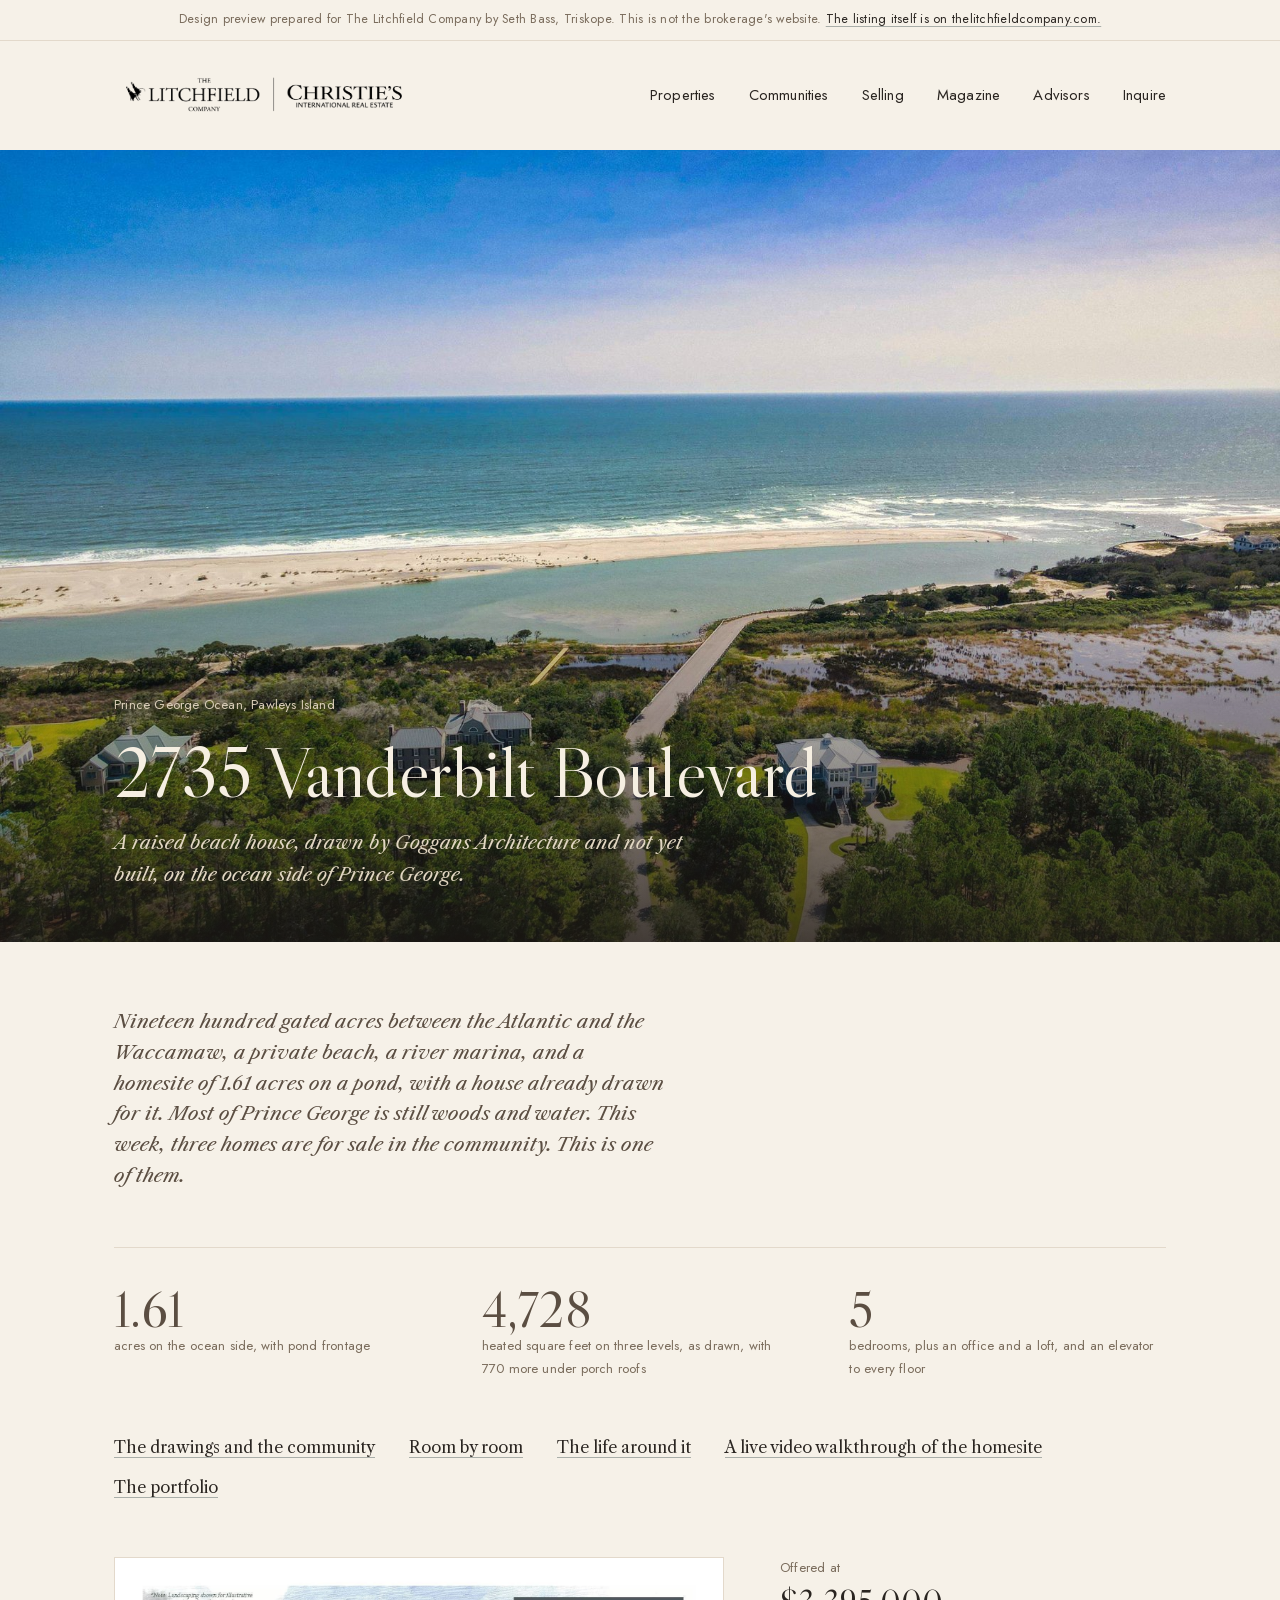
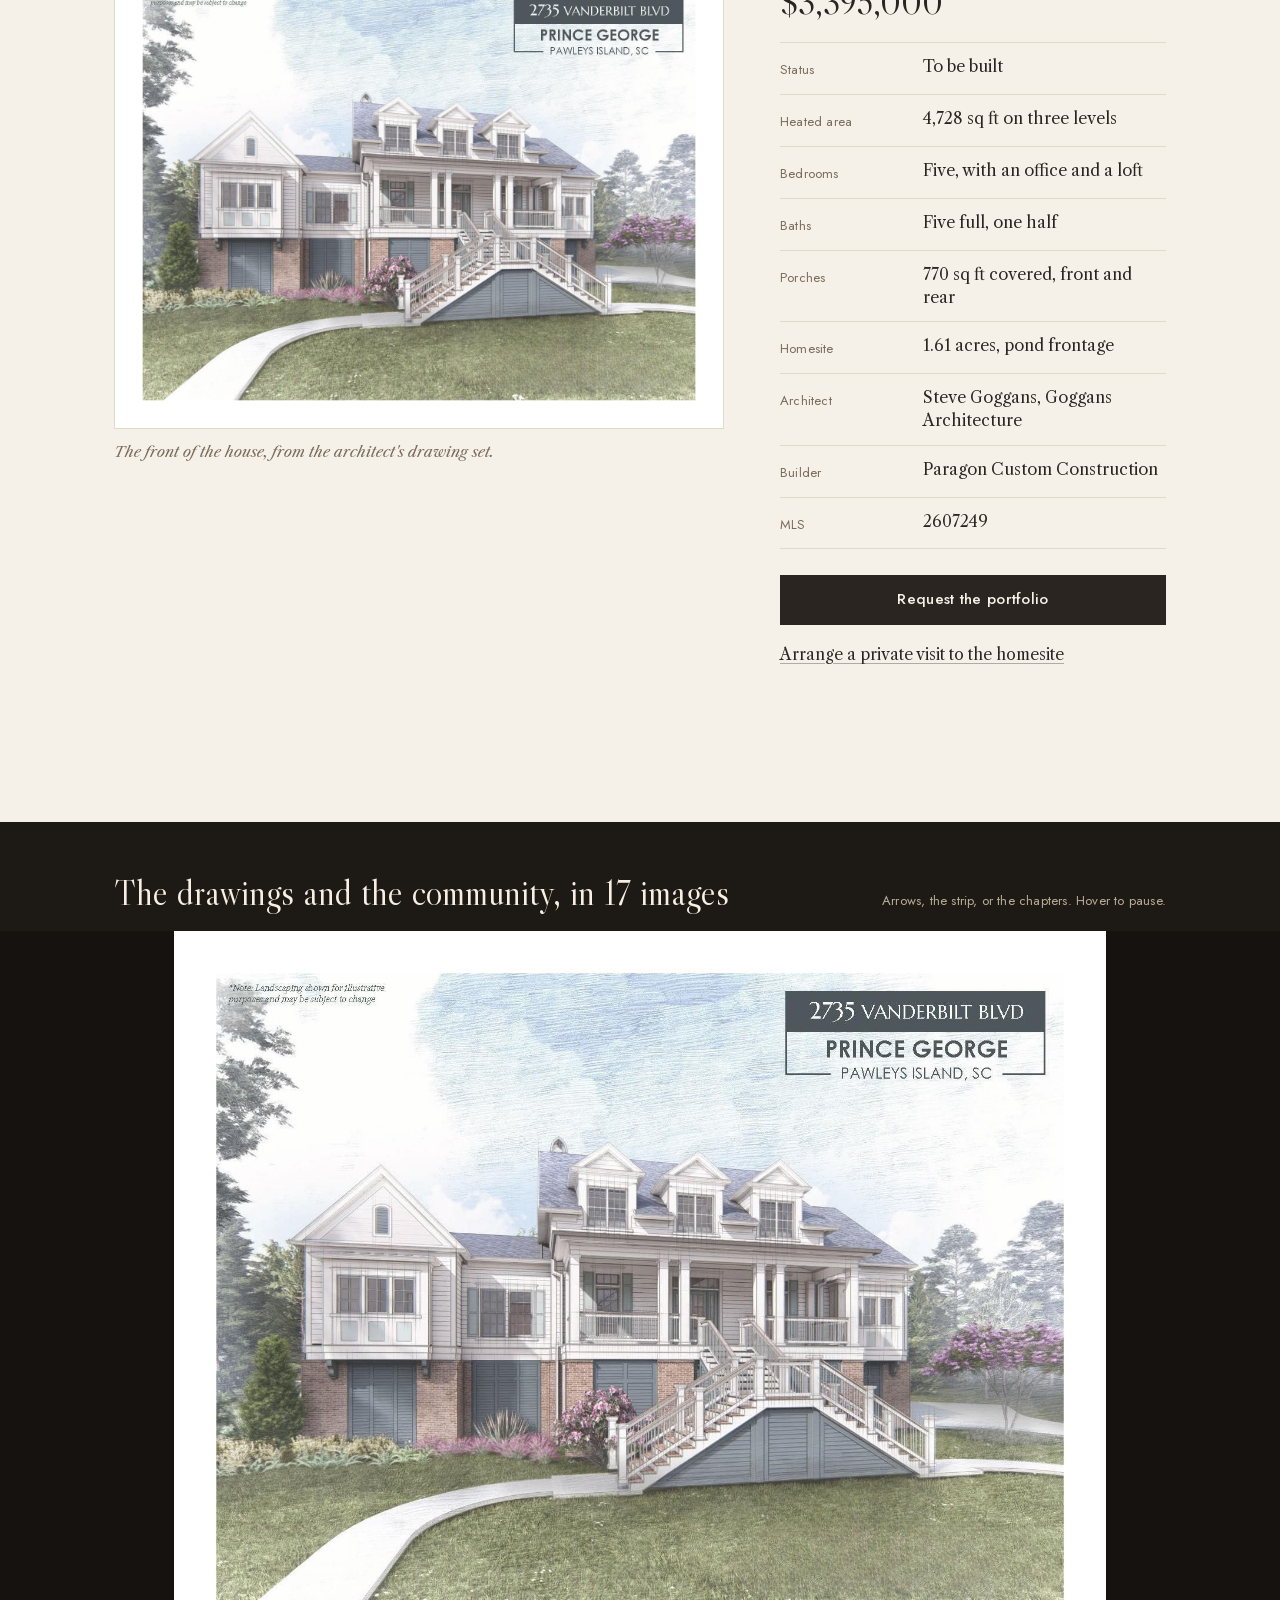
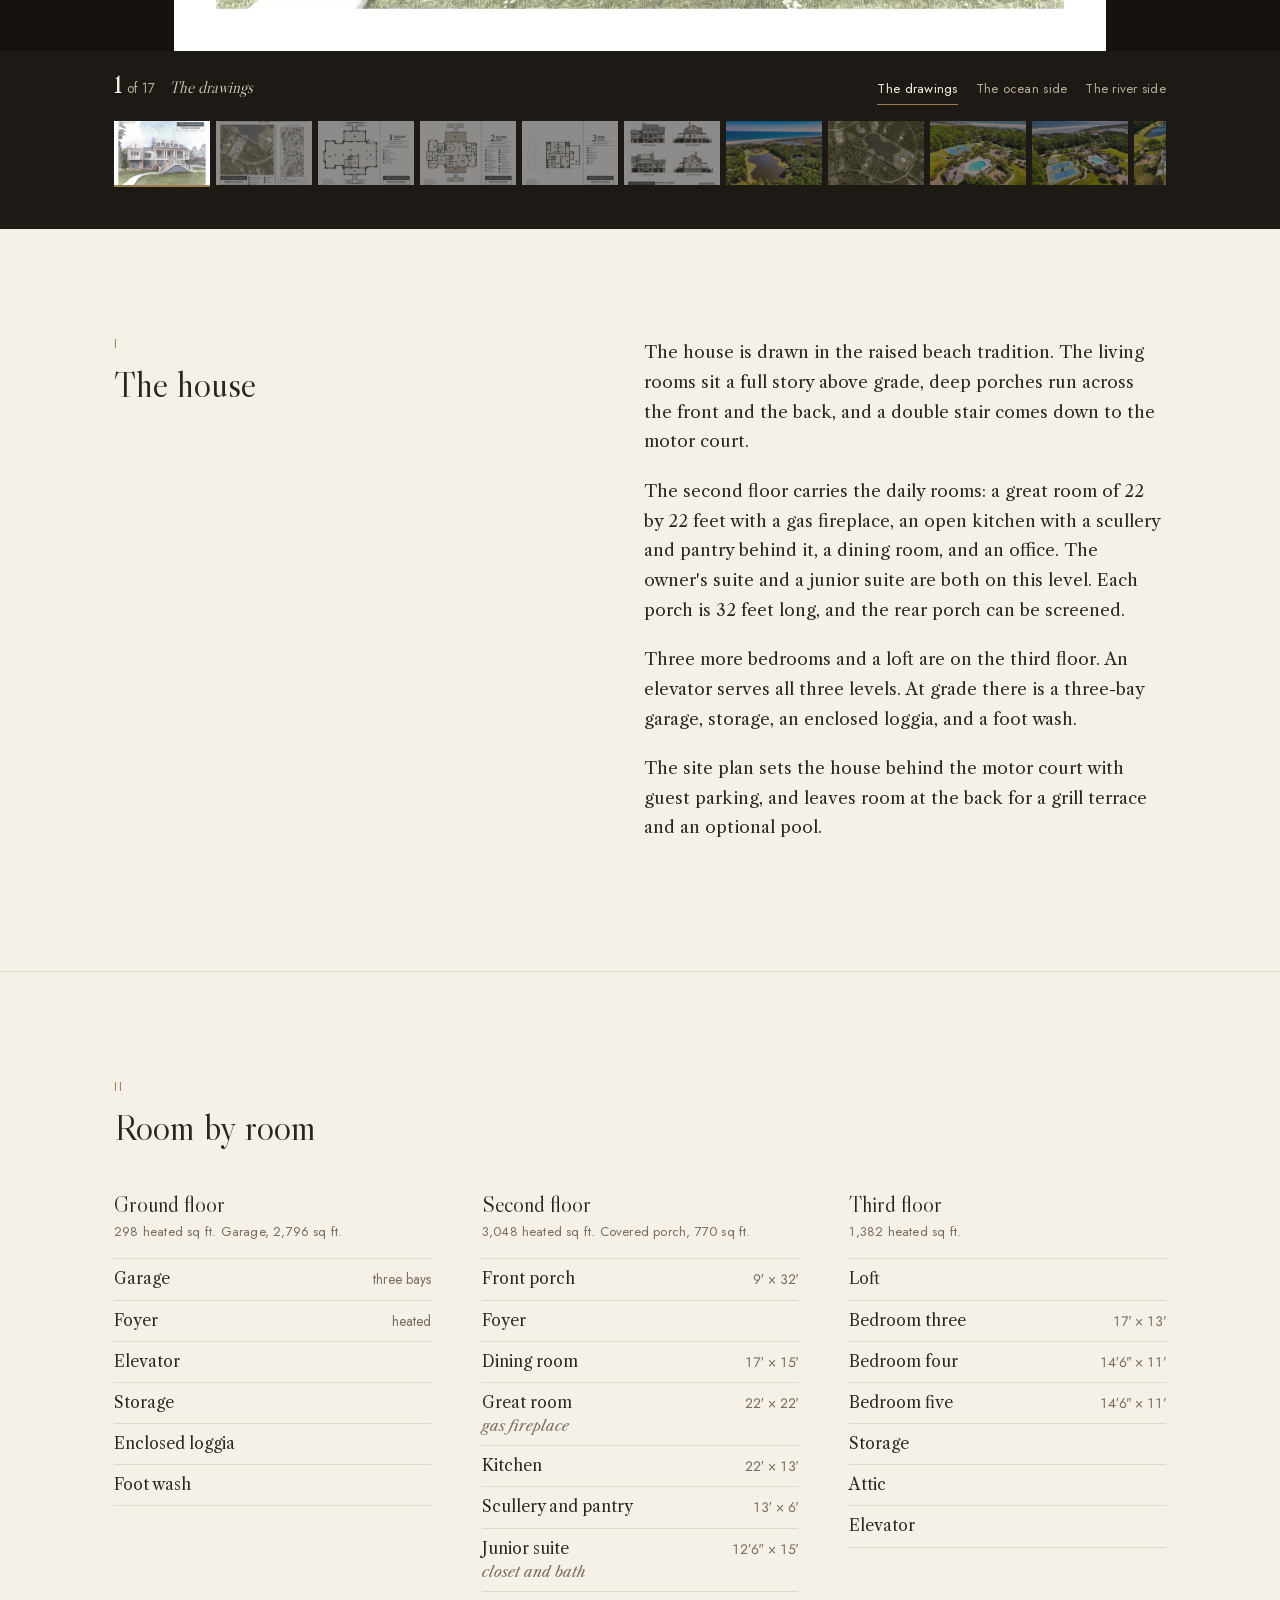
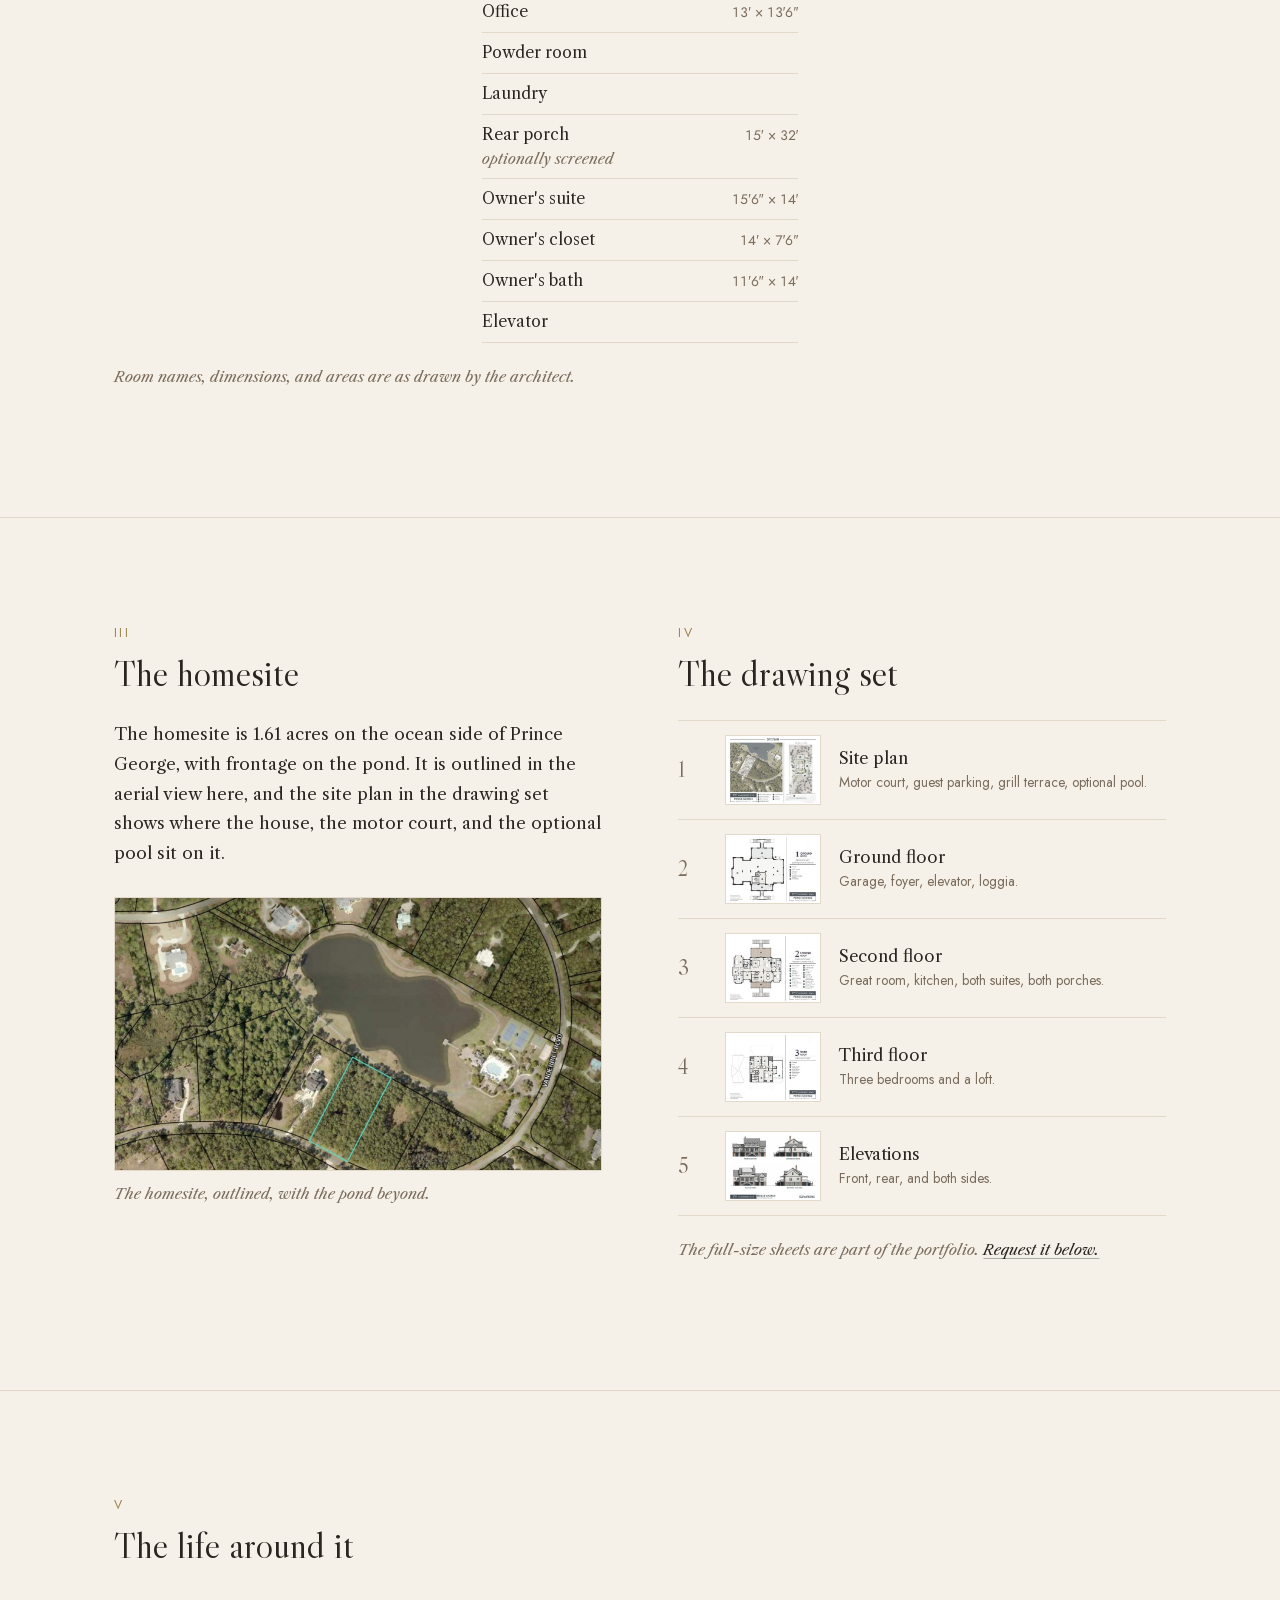
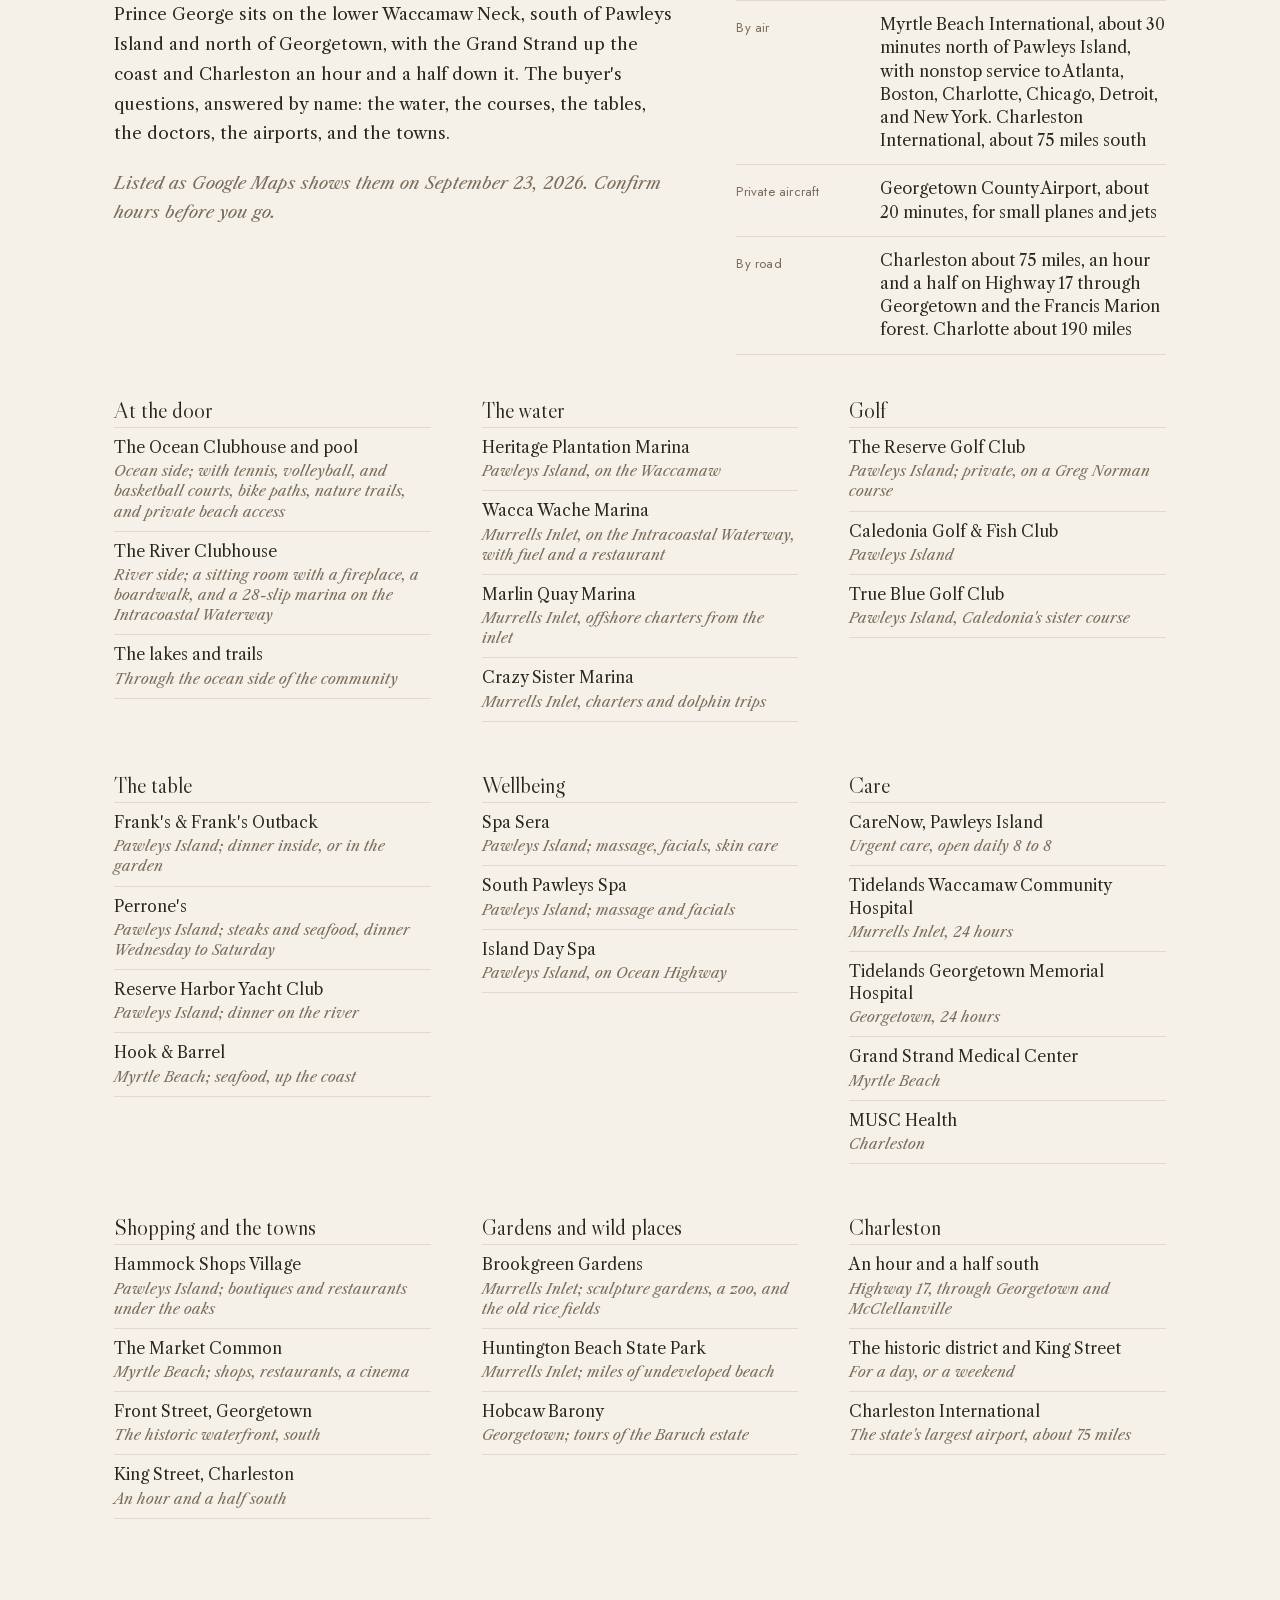
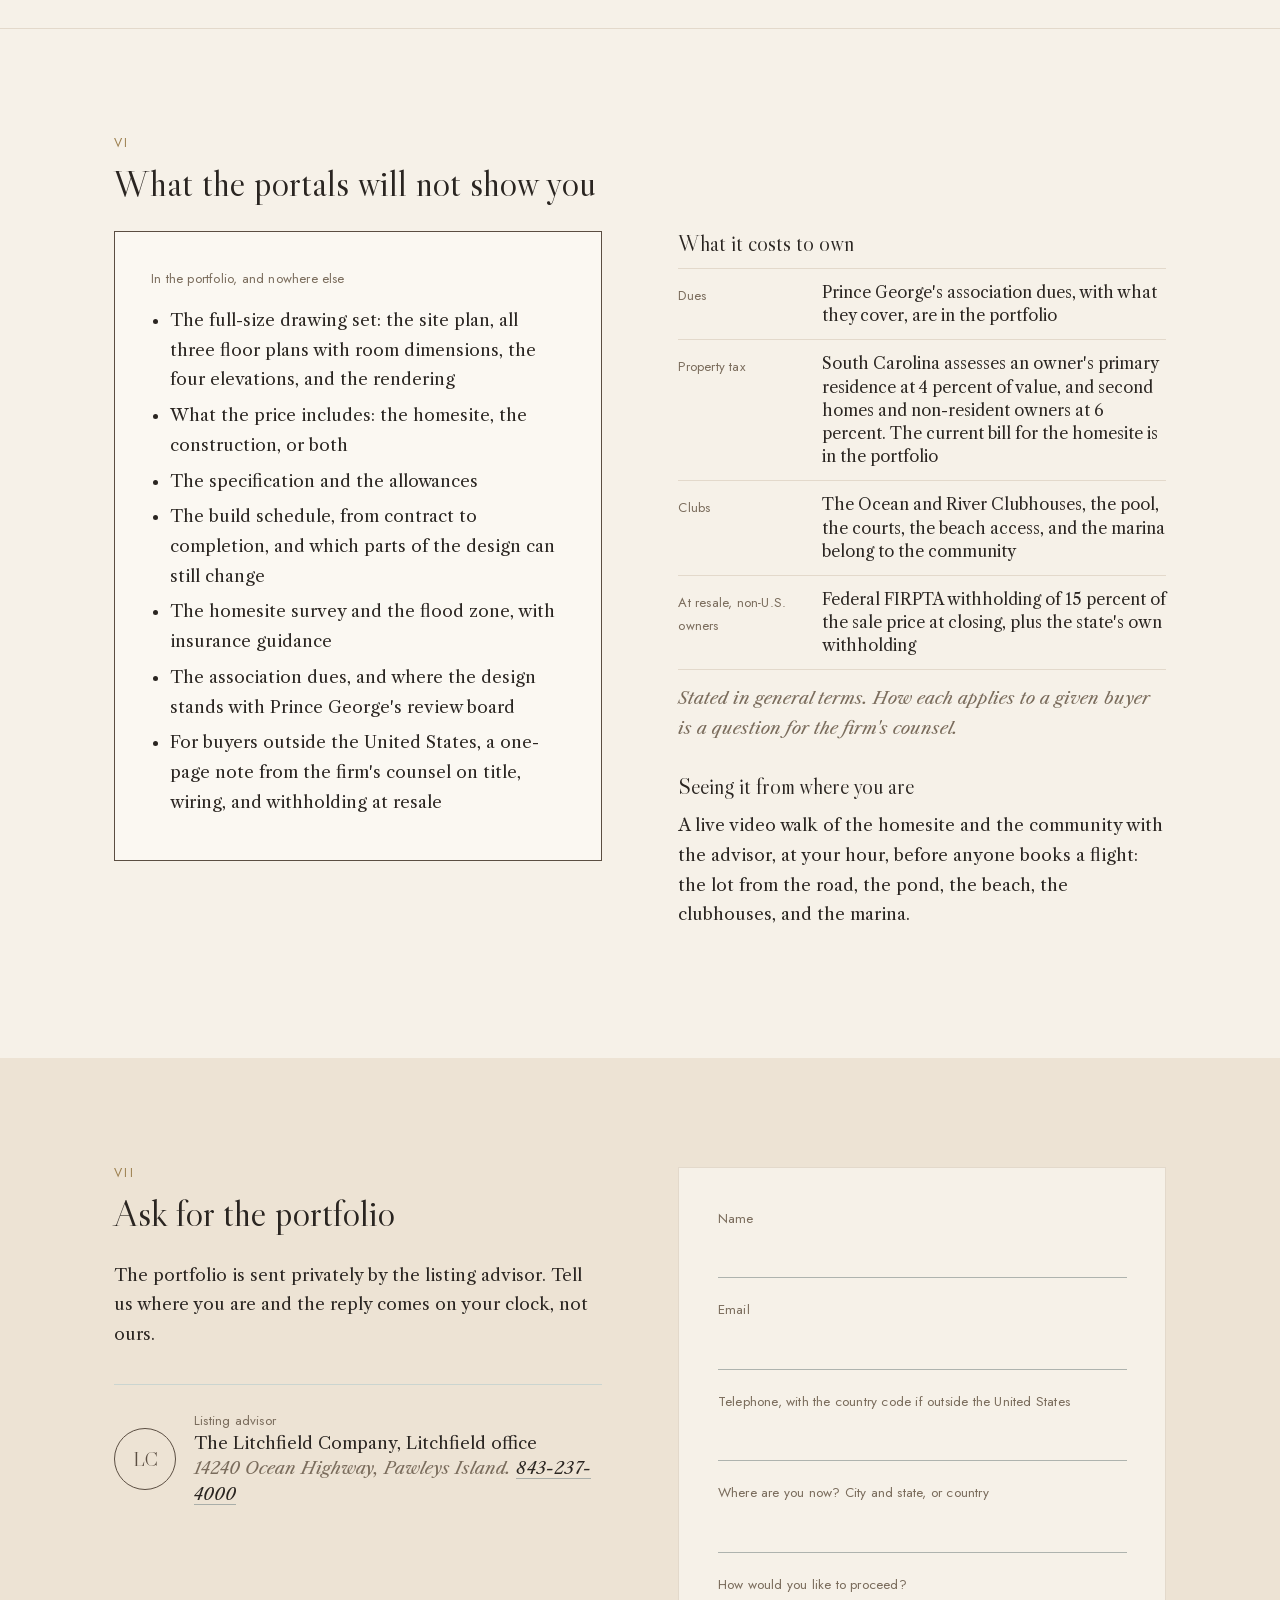
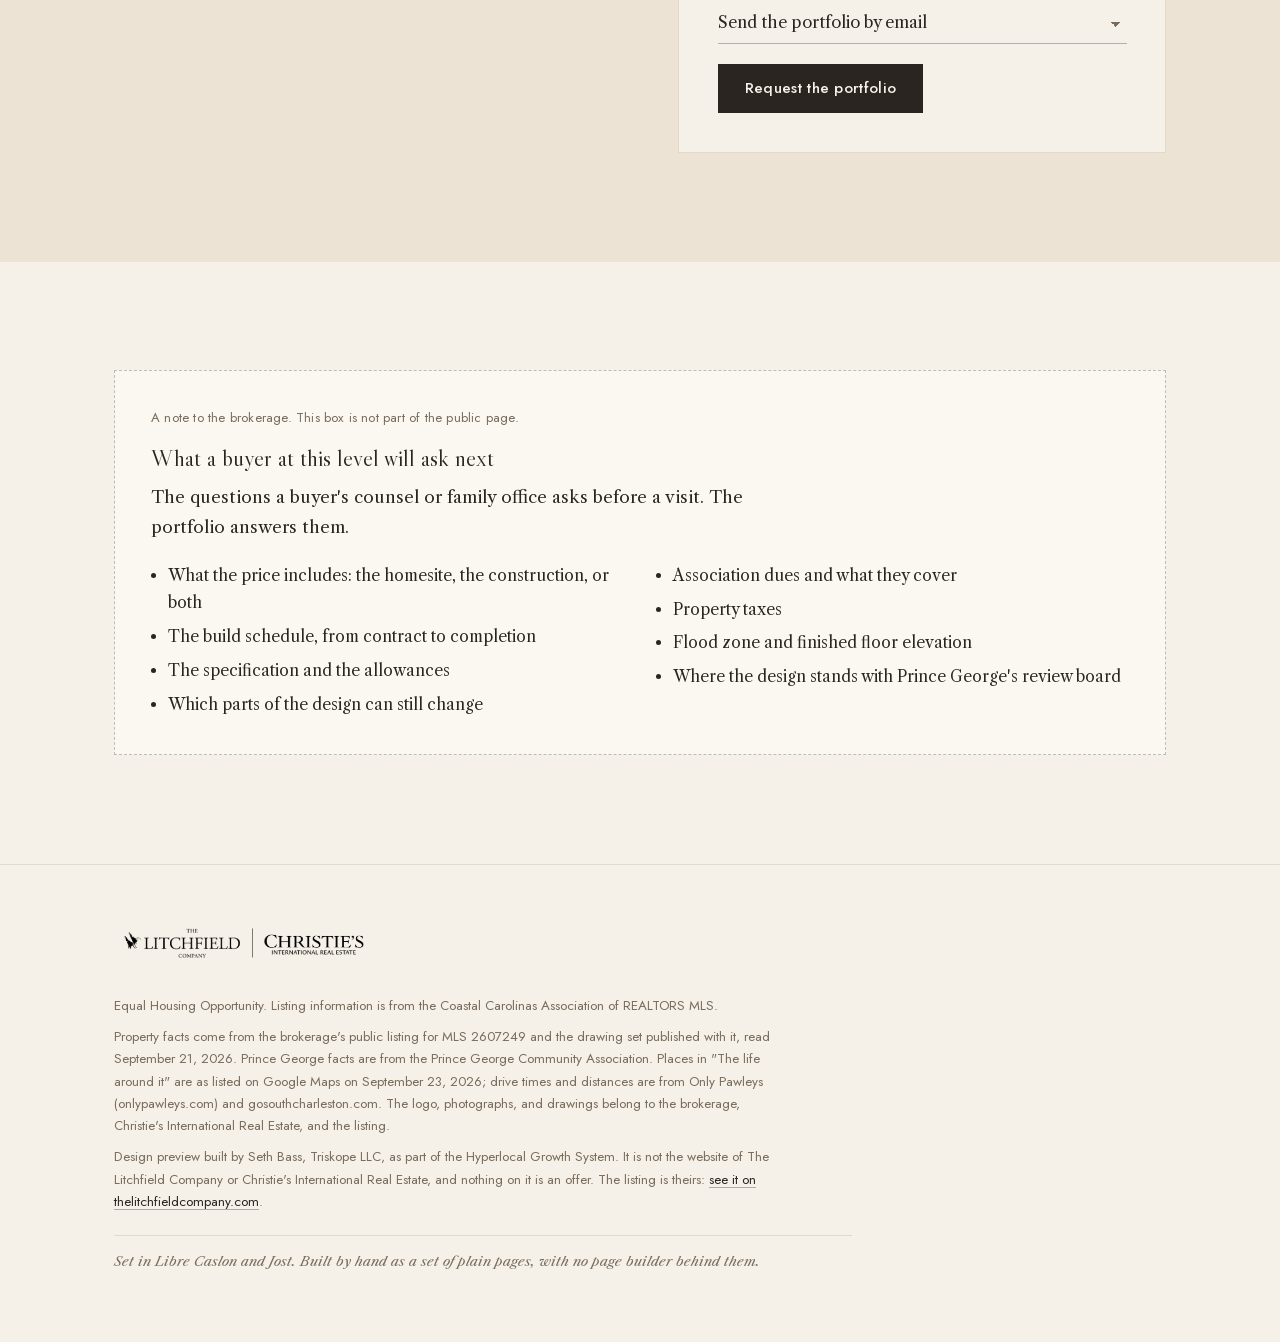
<file: listing/index.html>
<!DOCTYPE html>
<html lang="en">
<head>
<meta charset="UTF-8">
<meta name="viewport" content="width=device-width, initial-scale=1">
<meta name="robots" content="noindex,nofollow">
<title>2735 Vanderbilt Boulevard, Prince George | The Litchfield Company</title>
<meta name="description" content="A raised beach house by Goggans Architecture, to be built on 1.61 acres on the ocean side of Prince George, Pawleys Island. The drawings, the community, and the portfolio for buyers arriving from another state or another country.">
<link rel="stylesheet" href="../fonts/fonts.css">
<link rel="stylesheet" href="../css/preview.css">
<!--
  DESIGN PREVIEW, version 4 (9-23-26): the Brickwell treatment applied. Facts and sources unchanged: the brokerage's
  listing for MLS 2607249 and the drawing set published with it (read 9-21-26); the MLS field says 6 bedrooms, the
  plans show 5 plus an office and a loft, and the drawings win. Prince George amenities from the Prince George
  Community Association (pgca.info). Left out on purpose: the HOA fee (shown with no billing period), the homesite
  count, and anything not on the drawings. The gallery's chapters were set by looking at the images.
  Photographs and drawings belong to the brokerage and the listing. See img/listing/SOURCE.txt.
-->
</head>
<body class="warm">
<p class="preview-line">Design preview prepared for The Litchfield Company by Seth Bass, Triskope. This is not the brokerage's website. <a href="https://www.thelitchfieldcompany.com/property/33-2607249-2735-vanderbilt-blvd-pawleys-island-SC-29585">The listing itself is on thelitchfieldcompany.com.</a></p>

<header class="mast">
  <div class="wrap">
    <a class="logo" href="../home/index.html"><img src="../img/brand/litchfield-christies-logo.png" width="470" height="90" alt="The Litchfield Company, Christie's International Real Estate"></a>
    <nav aria-label="Main">
      <a href="../home/index.html#properties">Properties</a>
      <a href="../home/index.html#communities">Communities</a>
      <a href="../home/index.html#selling">Selling</a>
      <a href="../home/index.html#magazine">Magazine</a>
      <a href="../home/index.html#advisors">Advisors</a>
      <a href="#inquire">Inquire</a>
    </nav>
  </div>
</header>

<main>
  <figure class="cover">
    <img src="../img/listing/web/vanderbilt-15.jpg" width="1800" height="1350" alt="The beach at Prince George from the air: a few houses set back in the trees, the dune line, and the Atlantic running north up the coast." style="object-position:center 60%">
    <figcaption class="scrim"><div class="wrap">
      <p class="label">Prince George Ocean, Pawleys Island</p>
      <h1>2735 Vanderbilt Boulevard</h1>
      <p class="line">A raised beach house, drawn by Goggans Architecture and not yet built, on the ocean side of Prince George.</p>
    </div></figcaption>
  </figure>

  <section class="title" style="padding-top:clamp(36px,5vw,64px)">
    <div class="wrap">
      <p class="standfirst" style="margin-top:0">Nineteen hundred gated acres between the Atlantic and the Waccamaw, a private beach, a river marina, and a homesite of 1.61 acres on a pond, with a house already drawn for it. Most of Prince George is still woods and water. This week, three homes are for sale in the community. This is one of them.</p>
      <div class="figures">
        <div><b>1.61</b><span class="label">acres on the ocean side, with pond frontage</span></div>
        <div><b>4,728</b><span class="label">heated square feet on three levels, as drawn, with 770 more under porch roofs</span></div>
        <div><b>5</b><span class="label">bedrooms, plus an office and a loft, and an elevator to every floor</span></div>
      </div>
      <div class="media">
        <a href="#gallery">The drawings and the community</a>
        <a href="#rooms">Room by room</a>
        <a href="#around">The life around it</a>
        <a href="#inquire">A live video walkthrough of the homesite</a>
        <a href="#inquire">The portfolio</a>
      </div>
      <div class="title-grid" style="margin-top:clamp(30px,4.4vw,56px)">
        <figure class="plate">
          <img src="../img/listing/web/vanderbilt-01.jpg" width="1584" height="1224" alt="Architect's color rendering of the front of the house: a raised beach house with three dormers, a wide front porch, and a double stair down to the drive.">
          <figcaption>The front of the house, from the architect's drawing set.</figcaption>
        </figure>
        <aside class="parts" aria-label="Particulars">
          <p class="label offered">Offered at</p>
          <p class="price">$3,395,000</p>
          <dl>
            <div><dt>Status</dt><dd>To be built</dd></div>
            <div><dt>Heated area</dt><dd>4,728 sq ft on three levels</dd></div>
            <div><dt>Bedrooms</dt><dd>Five, with an office and a loft</dd></div>
            <div><dt>Baths</dt><dd>Five full, one half</dd></div>
            <div><dt>Porches</dt><dd>770 sq ft covered, front and rear</dd></div>
            <div><dt>Homesite</dt><dd>1.61 acres, pond frontage</dd></div>
            <div><dt>Architect</dt><dd>Steve Goggans, Goggans Architecture</dd></div>
            <div><dt>Builder</dt><dd>Paragon Custom Construction</dd></div>
            <div><dt>MLS</dt><dd>2607249</dd></div>
          </dl>
          <div class="acts">
            <a class="btn" href="#inquire">Request the portfolio</a>
            <a href="#inquire">Arrange a private visit to the homesite</a>
          </div>
        </aside>
      </div>
    </div>
  </section>

  <section class="theatre" id="gallery" aria-roledescription="carousel" aria-label="The drawings and the community, in 17 images">
    <div class="wrap hd"><h2>The drawings and the community, in 17 images</h2><span class="label">Arrows, the strip, or the chapters. Hover to pause.</span></div>
    <div class="stage" id="stage" tabindex="0">
      <figure class="frame fit is-on" data-ch="The drawings"><img src="../img/listing/web/vanderbilt-01.jpg" alt="Image 1 of 17: the drawings."></figure>
      <figure class="frame fit" data-ch="The drawings"><img src="../img/listing/web/vanderbilt-02.jpg" alt="Image 2 of 17: the drawings."></figure>
      <figure class="frame fit" data-ch="The drawings"><img src="../img/listing/web/vanderbilt-03.jpg" alt="Image 3 of 17: the drawings."></figure>
      <figure class="frame fit" data-ch="The drawings"><img data-src="../img/listing/web/vanderbilt-04.jpg" alt="Image 4 of 17: the drawings."></figure>
      <figure class="frame fit" data-ch="The drawings"><img data-src="../img/listing/web/vanderbilt-05.jpg" alt="Image 5 of 17: the drawings."></figure>
      <figure class="frame fit" data-ch="The drawings"><img data-src="../img/listing/web/vanderbilt-06.jpg" alt="Image 6 of 17: the drawings."></figure>
      <figure class="frame" data-ch="The ocean side"><img data-src="../img/listing/web/vanderbilt-07.jpg" alt="Image 7 of 17: the ocean side."></figure>
      <figure class="frame" data-ch="The ocean side"><img data-src="../img/listing/web/vanderbilt-08.jpg" alt="Image 8 of 17: the ocean side."></figure>
      <figure class="frame" data-ch="The ocean side"><img data-src="../img/listing/web/vanderbilt-09.jpg" alt="Image 9 of 17: the ocean side."></figure>
      <figure class="frame" data-ch="The ocean side"><img data-src="../img/listing/web/vanderbilt-10.jpg" alt="Image 10 of 17: the ocean side."></figure>
      <figure class="frame" data-ch="The ocean side"><img data-src="../img/listing/web/vanderbilt-11.jpg" alt="Image 11 of 17: the ocean side."></figure>
      <figure class="frame" data-ch="The ocean side"><img data-src="../img/listing/web/vanderbilt-12.jpg" alt="Image 12 of 17: the ocean side."></figure>
      <figure class="frame" data-ch="The ocean side"><img data-src="../img/listing/web/vanderbilt-13.jpg" alt="Image 13 of 17: the ocean side."></figure>
      <figure class="frame" data-ch="The ocean side"><img data-src="../img/listing/web/vanderbilt-14.jpg" alt="Image 14 of 17: the ocean side."></figure>
      <figure class="frame" data-ch="The ocean side"><img data-src="../img/listing/web/vanderbilt-15.jpg" alt="Image 15 of 17: the ocean side."></figure>
      <figure class="frame" data-ch="The river side"><img data-src="../img/listing/web/vanderbilt-16.jpg" alt="Image 16 of 17: the river side."></figure>
      <figure class="frame" data-ch="The river side"><img data-src="../img/listing/web/vanderbilt-17.jpg" alt="Image 17 of 17: the river side."></figure>
      <button type="button" class="th-btn prev" data-step="-1" aria-label="Previous"><svg viewBox="0 0 24 24" aria-hidden="true"><path d="M15 5l-7 7 7 7"/></svg></button>
      <button type="button" class="th-btn next" data-step="1" aria-label="Next"><svg viewBox="0 0 24 24" aria-hidden="true"><path d="M9 5l7 7-7 7"/></svg></button>
      <button type="button" class="th-full" id="thFull">Full screen</button>
    </div>
    <div class="wrap">
      <div class="th-bar">
        <div class="th-count"><b data-n>1</b><span>of 17</span><em data-ch>The drawings</em></div>
        <nav class="chapters" aria-label="Chapters">
        <button type="button" data-go="0">The drawings<span></span></button>
        <button type="button" data-go="6">The ocean side<span></span></button>
        <button type="button" data-go="15">The river side<span></span></button>
        </nav>
      </div>
      <div class="strip" id="strip">
      <button type="button" data-go="0" aria-label="Image 1"><img src="../img/listing/thumb/vanderbilt-01.jpg" alt="" loading="lazy" width="120" height="80"></button>
      <button type="button" data-go="1" aria-label="Image 2"><img src="../img/listing/thumb/vanderbilt-02.jpg" alt="" loading="lazy" width="120" height="80"></button>
      <button type="button" data-go="2" aria-label="Image 3"><img src="../img/listing/thumb/vanderbilt-03.jpg" alt="" loading="lazy" width="120" height="80"></button>
      <button type="button" data-go="3" aria-label="Image 4"><img src="../img/listing/thumb/vanderbilt-04.jpg" alt="" loading="lazy" width="120" height="80"></button>
      <button type="button" data-go="4" aria-label="Image 5"><img src="../img/listing/thumb/vanderbilt-05.jpg" alt="" loading="lazy" width="120" height="80"></button>
      <button type="button" data-go="5" aria-label="Image 6"><img src="../img/listing/thumb/vanderbilt-06.jpg" alt="" loading="lazy" width="120" height="80"></button>
      <button type="button" data-go="6" aria-label="Image 7"><img src="../img/listing/thumb/vanderbilt-07.jpg" alt="" loading="lazy" width="120" height="80"></button>
      <button type="button" data-go="7" aria-label="Image 8"><img src="../img/listing/thumb/vanderbilt-08.jpg" alt="" loading="lazy" width="120" height="80"></button>
      <button type="button" data-go="8" aria-label="Image 9"><img src="../img/listing/thumb/vanderbilt-09.jpg" alt="" loading="lazy" width="120" height="80"></button>
      <button type="button" data-go="9" aria-label="Image 10"><img src="../img/listing/thumb/vanderbilt-10.jpg" alt="" loading="lazy" width="120" height="80"></button>
      <button type="button" data-go="10" aria-label="Image 11"><img src="../img/listing/thumb/vanderbilt-11.jpg" alt="" loading="lazy" width="120" height="80"></button>
      <button type="button" data-go="11" aria-label="Image 12"><img src="../img/listing/thumb/vanderbilt-12.jpg" alt="" loading="lazy" width="120" height="80"></button>
      <button type="button" data-go="12" aria-label="Image 13"><img src="../img/listing/thumb/vanderbilt-13.jpg" alt="" loading="lazy" width="120" height="80"></button>
      <button type="button" data-go="13" aria-label="Image 14"><img src="../img/listing/thumb/vanderbilt-14.jpg" alt="" loading="lazy" width="120" height="80"></button>
      <button type="button" data-go="14" aria-label="Image 15"><img src="../img/listing/thumb/vanderbilt-15.jpg" alt="" loading="lazy" width="120" height="80"></button>
      <button type="button" data-go="15" aria-label="Image 16"><img src="../img/listing/thumb/vanderbilt-16.jpg" alt="" loading="lazy" width="120" height="80"></button>
      <button type="button" data-go="16" aria-label="Image 17"><img src="../img/listing/thumb/vanderbilt-17.jpg" alt="" loading="lazy" width="120" height="80"></button>
      </div>
    </div>
  </section>

  <section class="band" style="border-top:0">
    <div class="wrap two">
      <h2>The house</h2>
      <div>
        <p>The house is drawn in the raised beach tradition. The living rooms sit a full story above grade, deep porches run across the front and the back, and a double stair comes down to the motor court.</p>
        <p>The second floor carries the daily rooms: a great room of 22 by 22 feet with a gas fireplace, an open kitchen with a scullery and pantry behind it, a dining room, and an office. The owner's suite and a junior suite are both on this level. Each porch is 32 feet long, and the rear porch can be screened.</p>
        <p>Three more bedrooms and a loft are on the third floor. An elevator serves all three levels. At grade there is a three-bay garage, storage, an enclosed loggia, and a foot wash.</p>
        <p>The site plan sets the house behind the motor court with guest parking, and leaves room at the back for a grill terrace and an optional pool.</p>
      </div>
    </div>
  </section>

  <section class="band">
    <div class="wrap">
      <h2 id="rooms">Room by room</h2>
      <div class="schedule">
        <div class="floor">
          <h3>Ground floor</h3>
          <span class="label">298 heated sq ft. Garage, 2,796 sq ft.</span>
          <ul>
            <li>Garage <span>three bays</span></li>
            <li>Foyer <span>heated</span></li>
            <li>Elevator</li>
            <li>Storage</li>
            <li>Enclosed loggia</li>
            <li>Foot wash</li>
          </ul>
        </div>
        <div class="floor">
          <h3>Second floor</h3>
          <span class="label">3,048 heated sq ft. Covered porch, 770 sq ft.</span>
          <ul>
            <li>Front porch <span>9&prime; &times; 32&prime;</span></li>
            <li>Foyer</li>
            <li>Dining room <span>17&prime; &times; 15&prime;</span></li>
            <li><div>Great room <em>gas fireplace</em></div> <span>22&prime; &times; 22&prime;</span></li>
            <li>Kitchen <span>22&prime; &times; 13&prime;</span></li>
            <li>Scullery and pantry <span>13&prime; &times; 6&prime;</span></li>
            <li><div>Junior suite <em>closet and bath</em></div> <span>12&prime;6&Prime; &times; 15&prime;</span></li>
            <li>Office <span>13&prime; &times; 13&prime;6&Prime;</span></li>
            <li>Powder room</li>
            <li>Laundry</li>
            <li><div>Rear porch <em>optionally screened</em></div> <span>15&prime; &times; 32&prime;</span></li>
            <li>Owner's suite <span>15&prime;6&Prime; &times; 14&prime;</span></li>
            <li>Owner's closet <span>14&prime; &times; 7&prime;6&Prime;</span></li>
            <li>Owner's bath <span>11&prime;6&Prime; &times; 14&prime;</span></li>
            <li>Elevator</li>
          </ul>
        </div>
        <div class="floor">
          <h3>Third floor</h3>
          <span class="label">1,382 heated sq ft.</span>
          <ul>
            <li>Loft</li>
            <li>Bedroom three <span>17&prime; &times; 13&prime;</span></li>
            <li>Bedroom four <span>14&prime;6&Prime; &times; 11&prime;</span></li>
            <li>Bedroom five <span>14&prime;6&Prime; &times; 11&prime;</span></li>
            <li>Storage</li>
            <li>Attic</li>
            <li>Elevator</li>
          </ul>
        </div>
      </div>
      <p class="footnote">Room names, dimensions, and areas are as drawn by the architect.</p>
    </div>
  </section>

  <section class="band">
    <div class="wrap two even">
      <div>
        <h2>The homesite</h2>
        <p>The homesite is 1.61 acres on the ocean side of Prince George, with frontage on the pond. It is outlined in the aerial view here, and the site plan in the drawing set shows where the house, the motor court, and the optional pool sit on it.</p>
        <figure class="plate wide" style="margin-top:28px">
          <img src="../img/listing/vanderbilt-08.jpg" alt="Aerial view looking straight down on the wooded homesite, outlined, with the pond just beyond it." loading="lazy">
          <figcaption>The homesite, outlined, with the pond beyond.</figcaption>
        </figure>
      </div>
      <div>
        <h2>The drawing set</h2>
        <ol class="sheets">
          <li><img src="../img/listing/sheet-02.jpg" alt="" loading="lazy"><div><b>Site plan</b><span>Motor court, guest parking, grill terrace, optional pool.</span></div></li>
          <li><img src="../img/listing/sheet-03.jpg" alt="" loading="lazy"><div><b>Ground floor</b><span>Garage, foyer, elevator, loggia.</span></div></li>
          <li><img src="../img/listing/sheet-04.jpg" alt="" loading="lazy"><div><b>Second floor</b><span>Great room, kitchen, both suites, both porches.</span></div></li>
          <li><img src="../img/listing/sheet-05.jpg" alt="" loading="lazy"><div><b>Third floor</b><span>Three bedrooms and a loft.</span></div></li>
          <li><img src="../img/listing/sheet-06.jpg" alt="" loading="lazy"><div><b>Elevations</b><span>Front, rear, and both sides.</span></div></li>
        </ol>
        <p class="footnote">The full-size sheets are part of the portfolio. <a href="#inquire">Request it below.</a></p>
      </div>
    </div>
  </section>

  <section class="band" id="around">
    <div class="wrap">
      <h2>The life around it</h2>
      <div class="text-ledger">
        <div>
          <p>Prince George sits on the lower Waccamaw Neck, south of Pawleys Island and north of Georgetown, with the Grand Strand up the coast and Charleston an hour and a half down it. The buyer's questions, answered by name: the water, the courses, the tables, the doctors, the airports, and the towns.</p>
          <p class="aside">Listed as Google Maps shows them on September 23, 2026. Confirm hours before you go.</p>
        </div>
        <aside class="parts" aria-label="Getting here and away">
          <dl>
            <div><dt>By air</dt><dd>Myrtle Beach International, about 30 minutes north of Pawleys Island, with nonstop service to Atlanta, Boston, Charlotte, Chicago, Detroit, and New York. Charleston International, about 75 miles south</dd></div>
            <div><dt>Private aircraft</dt><dd>Georgetown County Airport, about 20 minutes, for small planes and jets</dd></div>
            <div><dt>By road</dt><dd>Charleston about 75 miles, an hour and a half on Highway 17 through Georgetown and the Francis Marion forest. Charlotte about 190 miles</dd></div>
          </dl>
        </aside>
      </div>
      <div class="schedule">
        <div class="floor">
          <h3>At the door</h3>
          <ul>
            <li><div>The Ocean Clubhouse and pool<em>Ocean side; with tennis, volleyball, and basketball courts, bike paths, nature trails, and private beach access</em></div></li>
            <li><div>The River Clubhouse<em>River side; a sitting room with a fireplace, a boardwalk, and a 28-slip marina on the Intracoastal Waterway</em></div></li>
            <li><div>The lakes and trails<em>Through the ocean side of the community</em></div></li>
          </ul>
        </div>
        <div class="floor">
          <h3>The water</h3>
          <ul>
            <li><div>Heritage Plantation Marina<em>Pawleys Island, on the Waccamaw</em></div></li>
            <li><div>Wacca Wache Marina<em>Murrells Inlet, on the Intracoastal Waterway, with fuel and a restaurant</em></div></li>
            <li><div>Marlin Quay Marina<em>Murrells Inlet, offshore charters from the inlet</em></div></li>
            <li><div>Crazy Sister Marina<em>Murrells Inlet, charters and dolphin trips</em></div></li>
          </ul>
        </div>
        <div class="floor">
          <h3>Golf</h3>
          <ul>
            <li><div>The Reserve Golf Club<em>Pawleys Island; private, on a Greg Norman course</em></div></li>
            <li><div>Caledonia Golf &amp; Fish Club<em>Pawleys Island</em></div></li>
            <li><div>True Blue Golf Club<em>Pawleys Island, Caledonia's sister course</em></div></li>
          </ul>
        </div>
        <div class="floor">
          <h3>The table</h3>
          <ul>
            <li><div>Frank's &amp; Frank's Outback<em>Pawleys Island; dinner inside, or in the garden</em></div></li>
            <li><div>Perrone's<em>Pawleys Island; steaks and seafood, dinner Wednesday to Saturday</em></div></li>
            <li><div>Reserve Harbor Yacht Club<em>Pawleys Island; dinner on the river</em></div></li>
            <li><div>Hook &amp; Barrel<em>Myrtle Beach; seafood, up the coast</em></div></li>
          </ul>
        </div>
        <div class="floor">
          <h3>Wellbeing</h3>
          <ul>
            <li><div>Spa Sera<em>Pawleys Island; massage, facials, skin care</em></div></li>
            <li><div>South Pawleys Spa<em>Pawleys Island; massage and facials</em></div></li>
            <li><div>Island Day Spa<em>Pawleys Island, on Ocean Highway</em></div></li>
          </ul>
        </div>
        <div class="floor">
          <h3>Care</h3>
          <ul>
            <li><div>CareNow, Pawleys Island<em>Urgent care, open daily 8 to 8</em></div></li>
            <li><div>Tidelands Waccamaw Community Hospital<em>Murrells Inlet, 24 hours</em></div></li>
            <li><div>Tidelands Georgetown Memorial Hospital<em>Georgetown, 24 hours</em></div></li>
            <li><div>Grand Strand Medical Center<em>Myrtle Beach</em></div></li>
            <li><div>MUSC Health<em>Charleston</em></div></li>
          </ul>
        </div>
        <div class="floor">
          <h3>Shopping and the towns</h3>
          <ul>
            <li><div>Hammock Shops Village<em>Pawleys Island; boutiques and restaurants under the oaks</em></div></li>
            <li><div>The Market Common<em>Myrtle Beach; shops, restaurants, a cinema</em></div></li>
            <li><div>Front Street, Georgetown<em>The historic waterfront, south</em></div></li>
            <li><div>King Street, Charleston<em>An hour and a half south</em></div></li>
          </ul>
        </div>
        <div class="floor">
          <h3>Gardens and wild places</h3>
          <ul>
            <li><div>Brookgreen Gardens<em>Murrells Inlet; sculpture gardens, a zoo, and the old rice fields</em></div></li>
            <li><div>Huntington Beach State Park<em>Murrells Inlet; miles of undeveloped beach</em></div></li>
            <li><div>Hobcaw Barony<em>Georgetown; tours of the Baruch estate</em></div></li>
          </ul>
        </div>
        <div class="floor">
          <h3>Charleston</h3>
          <ul>
            <li><div>An hour and a half south<em>Highway 17, through Georgetown and McClellanville</em></div></li>
            <li><div>The historic district and King Street<em>For a day, or a weekend</em></div></li>
            <li><div>Charleston International<em>The state's largest airport, about 75 miles</em></div></li>
          </ul>
        </div>
      </div>
    </div>
  </section>

  <section class="band" id="from-away">
    <div class="wrap">
      <h2>What the portals will not show you</h2>
      <div class="two even">
        <div class="withheld">
          <p class="label">In the portfolio, and nowhere else</p>
          <ul>
            <li>The full-size drawing set: the site plan, all three floor plans with room dimensions, the four elevations, and the rendering</li>
            <li>What the price includes: the homesite, the construction, or both</li>
            <li>The specification and the allowances</li>
            <li>The build schedule, from contract to completion, and which parts of the design can still change</li>
            <li>The homesite survey and the flood zone, with insurance guidance</li>
            <li>The association dues, and where the design stands with Prince George's review board</li>
            <li>For buyers outside the United States, a one-page note from the firm's counsel on title, wiring, and withholding at resale</li>
          </ul>
        </div>
        <div>
          <h3 style="font-size:1.4rem;margin-bottom:12px">What it costs to own</h3>
          <aside class="parts"><dl>
            <div><dt>Dues</dt><dd>Prince George's association dues, with what they cover, are in the portfolio</dd></div>
            <div><dt>Property tax</dt><dd>South Carolina assesses an owner's primary residence at 4 percent of value, and second homes and non-resident owners at 6 percent. The current bill for the homesite is in the portfolio</dd></div>
            <div><dt>Clubs</dt><dd>The Ocean and River Clubhouses, the pool, the courts, the beach access, and the marina belong to the community</dd></div>
            <div><dt>At resale, non-U.S. owners</dt><dd>Federal FIRPTA withholding of 15 percent of the sale price at closing, plus the state's own withholding</dd></div>
          </dl></aside>
          <p class="aside" style="margin-top:14px">Stated in general terms. How each applies to a given buyer is a question for the firm's counsel.</p>
          <h3 style="font-size:1.4rem;margin:30px 0 12px">Seeing it from where you are</h3>
          <p>A live video walk of the homesite and the community with the advisor, at your hour, before anyone books a flight: the lot from the road, the pond, the beach, the clubhouses, and the marina.</p>
        </div>
      </div>
    </div>
  </section>

  <section class="band invite" id="inquire">
    <div class="wrap two even">
      <div>
        <h2>Ask for the portfolio</h2>
        <p>The portfolio is sent privately by the listing advisor. Tell us where you are and the reply comes on your clock, not ours.</p>
        <div class="advisor">
          <div class="mono" aria-hidden="true">LC</div>
          <p><span class="label">Listing advisor</span>
          The Litchfield Company, Litchfield office<br><span class="aside">14240 Ocean Highway, Pawleys Island. <a href="tel:+18432374000">843-237-4000</a></span></p>
        </div>
      </div>

      <form class="request" id="inquiryForm" novalidate>
        <div class="field">
          <label for="f-name">Name</label>
          <input id="f-name" name="name" type="text" autocomplete="name" required>
        </div>
        <div class="field">
          <label for="f-email">Email</label>
          <input id="f-email" name="email" type="email" autocomplete="email" required>
        </div>
        <div class="field">
          <label for="f-phone">Telephone, with the country code if outside the United States</label>
          <input id="f-phone" name="phone" type="tel" autocomplete="tel">
        </div>
        <div class="field">
          <label for="f-where">Where are you now? City and state, or country</label>
          <input id="f-where" name="where" type="text" autocomplete="off">
        </div>
        <div class="field">
          <label for="f-next">How would you like to proceed?</label>
          <select id="f-next" name="next">
            <option>Send the portfolio by email</option>
            <option>A live video walk of the homesite</option>
            <option>A private visit</option>
            <option>A call about buying from away</option>
          </select>
        </div>
        <button class="btn" type="submit">Request the portfolio</button>

        <div class="sent" role="status" aria-live="polite">
          <h3>This is a preview, so nothing was sent.</h3>
          <p>On the live page, this request goes straight into the CRM with the property and your location attached. Buyers outside the United States are routed to an advisor with the firm's guidance for international purchases.</p>
        </div>
      </form>
    </div>
  </section>

  <div class="wrap">
    <aside class="brief" aria-label="Note to the brokerage">
      <p class="label">A note to the brokerage. This box is not part of the public page.</p>
      <h2>What a buyer at this level will ask next</h2>
      <p>The questions a buyer's counsel or family office asks before a visit. The portfolio answers them.</p>
      <ul>
        <li>What the price includes: the homesite, the construction, or both</li>
        <li>The build schedule, from contract to completion</li>
        <li>The specification and the allowances</li>
        <li>Which parts of the design can still change</li>
        <li>Association dues and what they cover</li>
        <li>Property taxes</li>
        <li>Flood zone and finished floor elevation</li>
        <li>Where the design stands with Prince George's review board</li>
      </ul>
    </aside>
  </div>
</main>

<footer class="foot">
  <div class="wrap">
    <img src="../img/brand/litchfield-christies-logo.png" width="470" height="90" alt="The Litchfield Company, Christie's International Real Estate">
    <p>Equal Housing Opportunity. Listing information is from the Coastal Carolinas Association of REALTORS MLS.</p>
    <p>Property facts come from the brokerage's public listing for MLS 2607249 and the drawing set published with it, read September 21, 2026. Prince George facts are from the Prince George Community Association. Places in "The life around it" are as listed on Google Maps on September 23, 2026; drive times and distances are from Only Pawleys (onlypawleys.com) and gosouthcharleston.com. The logo, photographs, and drawings belong to the brokerage, Christie's International Real Estate, and the listing.</p>
    <p>Design preview built by Seth Bass, Triskope LLC, as part of the Hyperlocal Growth System. It is not the website of The Litchfield Company or Christie's International Real Estate, and nothing on it is an offer. The listing is theirs: <a href="https://www.thelitchfieldcompany.com/property/33-2607249-2735-vanderbilt-blvd-pawleys-island-SC-29585">see it on thelitchfieldcompany.com</a>.</p>
    <p class="colophon">Set in Libre Caslon and Jost. Built by hand as a set of plain pages, with no page builder behind them.</p>
  </div>
</footer>

<script src="../js/gallery.js"></script>
<script>
/* Preview form: shows the confirmation state and sends nothing anywhere. */
(function(){
  var f=document.getElementById('inquiryForm'); if(!f) return;
  f.addEventListener('submit',function(e){
    e.preventDefault();
    var bad=null;
    ['f-name','f-email'].forEach(function(id){
      var el=document.getElementById(id);
      var ok=el.value.trim()!==''&&(el.type!=='email'||/^[^@\s]+@[^@\s]+\.[^@\s]+$/.test(el.value.trim()));
      el.setAttribute('aria-invalid',ok?'false':'true');
      if(!ok&&!bad) bad=el;
    });
    if(bad){bad.focus();return;}
    f.classList.add('is-sent');
    var s=f.querySelector('.sent'); s.setAttribute('tabindex','-1'); s.focus();
  });
})();
</script>
</body>
</html>
</file>
<file: fonts/fonts.css>
/* Bundled from Google Fonts on 9-23-26 so the pages run offline. Latin subset only. */
@font-face {
  font-family: 'Jost';
  font-style: normal;
  font-weight: 400;
  font-display: swap;
  src: url(jost-400-normal.woff2) format('woff2');
  unicode-range: U+0000-00FF, U+0131, U+0152-0153, U+02BB-02BC, U+02C6, U+02DA, U+02DC, U+0304, U+0308, U+0329, U+2000-206F, U+20AC, U+2122, U+2191, U+2193, U+2212, U+2215, U+FEFF, U+FFFD;
}
@font-face {
  font-family: 'Jost';
  font-style: normal;
  font-weight: 500;
  font-display: swap;
  src: url(jost-500-normal.woff2) format('woff2');
  unicode-range: U+0000-00FF, U+0131, U+0152-0153, U+02BB-02BC, U+02C6, U+02DA, U+02DC, U+0304, U+0308, U+0329, U+2000-206F, U+20AC, U+2122, U+2191, U+2193, U+2212, U+2215, U+FEFF, U+FFFD;
}
@font-face {
  font-family: 'Libre Caslon Display';
  font-style: normal;
  font-weight: 400;
  font-display: swap;
  src: url(libre-caslon-display-400-normal.woff2) format('woff2');
  unicode-range: U+0000-00FF, U+0131, U+0152-0153, U+02BB-02BC, U+02C6, U+02DA, U+02DC, U+0304, U+0308, U+0329, U+2000-206F, U+20AC, U+2122, U+2191, U+2193, U+2212, U+2215, U+FEFF, U+FFFD;
}
@font-face {
  font-family: 'Libre Caslon Text';
  font-style: italic;
  font-weight: 400;
  font-display: swap;
  src: url(libre-caslon-text-400-italic.woff2) format('woff2');
  unicode-range: U+0000-00FF, U+0131, U+0152-0153, U+02BB-02BC, U+02C6, U+02DA, U+02DC, U+0304, U+0308, U+0329, U+2000-206F, U+20AC, U+2122, U+2191, U+2193, U+2212, U+2215, U+FEFF, U+FFFD;
}
@font-face {
  font-family: 'Libre Caslon Text';
  font-style: normal;
  font-weight: 400;
  font-display: swap;
  src: url(libre-caslon-text-400-normal.woff2) format('woff2');
  unicode-range: U+0000-00FF, U+0131, U+0152-0153, U+02BB-02BC, U+02C6, U+02DA, U+02DC, U+0304, U+0308, U+0329, U+2000-206F, U+20AC, U+2122, U+2191, U+2193, U+2212, U+2215, U+FEFF, U+FFFD;
}
@font-face {
  font-family: 'Libre Caslon Text';
  font-style: normal;
  font-weight: 700;
  font-display: swap;
  src: url(libre-caslon-text-700-normal.woff2) format('woff2');
  unicode-range: U+0000-00FF, U+0131, U+0152-0153, U+02BB-02BC, U+02C6, U+02DA, U+02DC, U+0304, U+0308, U+0329, U+2000-206F, U+20AC, U+2122, U+2191, U+2193, U+2212, U+2215, U+FEFF, U+FFFD;
}
</file>
<file: css/preview.css>
/* ==============================================================
   LITCHFIELD PREVIEW: shared stylesheet for all four pages
   Version 2, 9-21-26: quieter. Paper, soft black, hairlines, and
   one pale tint. Their logo is black, so the pages stay black on
   paper and let the photographs and drawings carry the color.

   - Paper and soft black instead of white and pure black.
   - One tint (pale sea glass) marks the single place on a page
     where the visitor is invited to inquire.
   - Slate is sampled from the title block on the listing's own
     drawings. It is used for fine detail only.
   - Caslon for reading. Jost, small, for labels and figures.
   - Motion in one place only: the photographs at the top of the front page,
     which change slowly on their own. Nothing else moves.
   To re-dress for another company, change the tokens below.
   ============================================================== */
:root{
  --paper:#FAF9F6;
  --sheet:#FFFFFF;
  --ink:#2B2F2E;
  --soft:#6C726E;
  --slate:#4F575A;
  --hair:#DFE0DB;
  --tint:#E9EFEC;

  --display:"Libre Caslon Display","Libre Caslon Text",Georgia,serif;
  --text:"Libre Caslon Text",Georgia,serif;
  --ui:"Jost","Helvetica Neue",Arial,sans-serif;

  --page:1180px;
  --gutter:clamp(22px,5vw,64px);
  --measure:60ch;
  --air:clamp(56px,8.5vw,124px);
}

*,*::before,*::after{box-sizing:border-box}
html{-webkit-text-size-adjust:100%}
body{
  margin:0;background:var(--paper);color:var(--ink);
  font-family:var(--text);font-size:1.0625rem;line-height:1.75;
  text-rendering:optimizeLegibility;-webkit-font-smoothing:antialiased;
}
img{display:block;max-width:100%;height:auto}
a{color:var(--ink);text-decoration-line:underline;text-decoration-thickness:1px;text-underline-offset:.22em;text-decoration-color:#A9AEA9}
a:hover{text-decoration-color:var(--ink)}
:focus-visible{outline:1px solid var(--ink);outline-offset:4px}
h1,h2,h3{font-family:var(--display);font-weight:400;line-height:1.12;margin:0;color:var(--ink)}
p{margin:0 0 1.15em;max-width:var(--measure)}
.wrap{max-width:var(--page);margin-inline:auto;padding-inline:var(--gutter)}
.label{font-family:var(--ui);font-size:.82rem;letter-spacing:.015em;color:var(--soft)}
.aside{font-style:italic;color:var(--soft)}

/* ---------- the quiet line that says this is a preview ---------- */
.preview-line{max-width:none;margin:0;text-align:center;font-family:var(--ui);font-size:.78rem;letter-spacing:.02em;color:var(--soft);padding:9px 12px;border-bottom:1px solid var(--hair)}

/* ---------- masthead: their logo, used as supplied ---------- */
.mast .wrap{display:flex;align-items:center;justify-content:space-between;gap:28px;padding-block:26px}
.mast .logo img{width:min(300px,62vw);height:auto}
.mast nav{display:flex;align-items:center;gap:clamp(16px,2.6vw,34px);font-family:var(--ui);font-size:.93rem;letter-spacing:.01em}
.mast nav a{text-decoration:none;color:var(--ink);padding-block:4px;border-bottom:1px solid transparent}
.mast nav a:hover,.mast nav a[aria-current="page"]{border-bottom-color:var(--ink)}
@media(max-width:860px){
  .mast .wrap{flex-direction:column;align-items:flex-start;gap:16px;padding-block:20px}
  .mast nav{flex-wrap:wrap;gap:4px 20px}
}

/* ---------- actions ---------- */
.btn{
  display:inline-block;font-family:var(--ui);font-size:.95rem;font-weight:500;letter-spacing:.02em;line-height:1;
  padding:16px 26px;border:1px solid var(--ink);background:var(--ink);color:var(--paper);
  text-decoration:none;cursor:pointer;border-radius:0;
}
.btn:hover{background:var(--slate);border-color:var(--slate);color:#fff}
.btn-line{background:transparent;color:var(--ink)}
.btn-line:hover{background:var(--ink);color:var(--paper);border-color:var(--ink)}

/* ---------- title ---------- */
.title{padding-block:clamp(36px,5.5vw,76px) clamp(40px,6vw,88px)}
.title .label{margin:0 0 14px;max-width:none}
.title h1{font-size:clamp(2.3rem,5.1vw,4.15rem);letter-spacing:-.006em}
.standfirst{font-style:italic;font-size:1.2rem;line-height:1.6;color:var(--slate);margin:18px 0 0;max-width:46ch}
.title-grid{display:grid;grid-template-columns:minmax(0,1.58fr) minmax(290px,1fr);gap:clamp(28px,4.4vw,68px);align-items:start;margin-top:clamp(30px,4.4vw,56px)}
@media(max-width:920px){.title-grid{grid-template-columns:1fr}}

/* ---------- plates ---------- */
.plate{margin:0}
.plate img{width:100%;background:var(--sheet);border:1px solid var(--hair)}
.plate figcaption{font-style:italic;font-size:.92rem;color:var(--soft);margin-top:12px;line-height:1.5}

/* ---------- particulars ---------- */
.parts .offered{margin:0 0 4px;max-width:none}
.parts .price{font-family:var(--display);font-size:2.15rem;line-height:1.1;margin:0 0 20px;max-width:none}
.parts dl{margin:0;border-top:1px solid var(--hair)}
.parts dl div{display:grid;grid-template-columns:7.6em 1fr;gap:14px;padding:12px 0;border-bottom:1px solid var(--hair)}
.parts dt{font-family:var(--ui);font-size:.82rem;letter-spacing:.015em;color:var(--soft);padding-top:4px}
.parts dd{margin:0;font-size:1rem;line-height:1.45}
.parts .acts{margin-top:26px;display:flex;flex-direction:column;gap:16px;align-items:flex-start}
.parts .acts .btn{align-self:stretch;text-align:center}
.parts .acts a:not(.btn){font-size:.98rem}

/* ---------- bands ---------- */
.band{padding-block:var(--air);border-top:1px solid var(--hair)}
.band h2{font-size:clamp(1.7rem,2.9vw,2.35rem);margin-bottom:.7em}
.two{display:grid;grid-template-columns:minmax(0,1fr) minmax(0,1.15fr);gap:clamp(30px,6vw,96px);align-items:start}
.two.even{grid-template-columns:minmax(0,1fr) minmax(0,1fr)}
@media(max-width:920px){.two,.two.even{grid-template-columns:1fr}}

/* ---------- room by room ---------- */
.schedule{display:grid;grid-template-columns:repeat(3,minmax(0,1fr));gap:clamp(26px,4vw,60px);margin-top:clamp(26px,3.4vw,44px)}
@media(max-width:920px){.schedule{grid-template-columns:1fr}}
.floor h3{font-size:1.4rem;margin-bottom:4px}
.floor .label{display:block;margin-bottom:14px}
.floor ul{list-style:none;margin:0;padding:0;border-top:1px solid var(--hair)}
.floor li{display:flex;justify-content:space-between;align-items:baseline;gap:16px;padding:9px 0;border-bottom:1px solid var(--hair);font-size:.99rem;line-height:1.4}
.floor li span{font-family:var(--ui);font-size:.86rem;color:var(--soft);white-space:nowrap;font-variant-numeric:lining-nums tabular-nums}
.floor li em{display:block;font-size:.88rem;color:var(--soft)}
.footnote{font-style:italic;font-size:.92rem;color:var(--soft);margin-top:22px;max-width:none}

/* ---------- the drawing set: a real sequence, so it is numbered ---------- */
.sheets{list-style:none;margin:0;padding:0;counter-reset:sheet;border-top:1px solid var(--hair)}
.sheets li{counter-increment:sheet;display:grid;grid-template-columns:1.7em 96px 1fr;gap:18px;align-items:center;padding:14px 0;border-bottom:1px solid var(--hair)}
.sheets li::before{content:counter(sheet);font-family:var(--display);font-size:1.35rem;color:var(--soft);line-height:1}
.sheets img{width:96px;height:70px;object-fit:cover;object-position:left center;border:1px solid var(--hair);background:var(--sheet)}
.sheets b{display:block;font-weight:400;font-size:1.04rem;line-height:1.3}
.sheets span{display:block;font-family:var(--ui);font-size:.86rem;color:var(--soft);line-height:1.45;margin-top:3px}

/* ---------- photographs ---------- */
.trio{display:grid;grid-template-columns:repeat(3,minmax(0,1fr));gap:clamp(14px,1.8vw,26px);margin-top:clamp(30px,4vw,52px)}
.trio img{aspect-ratio:4/3;object-fit:cover}
@media(max-width:820px){.trio{grid-template-columns:1fr}}
.wide img{aspect-ratio:16/9;object-fit:cover}

/* ---------- the invitation: the one tinted band on a page ---------- */
.invite{background:var(--tint);border-top:0}
.invite + .band{border-top:0}
.invite ul{margin:0 0 1.3em;padding-left:1.1em;max-width:var(--measure)}
.invite li{margin-bottom:.35em}
form.request{background:var(--paper);border:1px solid var(--hair);padding:clamp(24px,3vw,40px)}
.field{margin-bottom:20px}
.field label{display:block;font-family:var(--ui);font-size:.84rem;letter-spacing:.015em;color:var(--soft);margin-bottom:6px}
.field input,.field select{
  width:100%;font-family:var(--text);font-size:1.02rem;color:var(--ink);
  padding:10px 0 11px;border:0;border-bottom:1px solid #AEB3AE;border-radius:0;background:transparent;
  -webkit-appearance:none;appearance:none;
}
.field select{background-image:linear-gradient(45deg,transparent 50%,var(--soft) 50%),linear-gradient(135deg,var(--soft) 50%,transparent 50%);background-position:calc(100% - 11px) 55%,calc(100% - 6px) 55%;background-size:5px 5px;background-repeat:no-repeat;padding-right:26px}
.field input:focus-visible,.field select:focus-visible{outline:0;border-bottom-color:var(--ink);box-shadow:0 1px 0 var(--ink)}
.field input[aria-invalid="true"]{border-bottom-color:#8A3B32;box-shadow:0 1px 0 #8A3B32}
.fine{font-style:italic;font-size:.88rem;color:var(--soft);line-height:1.55;margin:18px 0 0;max-width:none}
.sent{display:none}
.sent h3{font-size:1.45rem;margin-bottom:.4em}
form.request.is-sent .field,form.request.is-sent .btn,form.request.is-sent .fine{display:none}
form.request.is-sent .sent{display:block}

/* the advisor: a person to call, not a form to fill */
.advisor{display:flex;gap:18px;align-items:center;margin-top:34px;padding-top:26px;border-top:1px solid #CBD5D0}
.advisor .mono{flex:0 0 auto;width:62px;height:62px;border:1px solid var(--slate);border-radius:50%;display:flex;align-items:center;justify-content:center;font-family:var(--display);font-size:1.25rem;color:var(--slate)}
.advisor p{margin:0;max-width:none;line-height:1.5}
.advisor .label{display:block}

/* ---------- a note to the brokerage; not part of the public page ---------- */
.brief{background:var(--sheet);border:1px dashed #B9BEB9;padding:clamp(22px,3vw,36px);margin-block:var(--air)}
.brief h2{font-size:1.45rem;margin-bottom:.5em}
.brief ul{columns:2;column-gap:48px;margin:14px 0 0;padding-left:1.1em;font-size:.98rem}
.brief li{break-inside:avoid;margin-bottom:.4em}
@media(max-width:760px){.brief ul{columns:1}}

/* ==============================================================
   Version 3, 9-21-26: the brokerage home page sets the pattern.
   Everything below was added for it and is shared by every page.
   ============================================================== */

/* ---------- the front page photographs: the one place anything moves ---------- */
.hero{margin:0;position:relative}
.hero .slides{position:relative;height:min(76vh,780px);min-height:320px;overflow:hidden;background:#3A3F3E}
.hero .slide{position:absolute;inset:0;margin:0;opacity:0;transition:opacity 1800ms cubic-bezier(.4,0,.2,1)}
.hero .slide.is-on{opacity:1}
.hero .slide img{width:100%;height:100%;object-fit:cover;object-position:center 45%;display:block;transform:scale(1);transform-origin:50% 55%}
.hero.moving .slide.is-live img{animation:drift 10s linear forwards}
@keyframes drift{from{transform:scale(1)}to{transform:scale(1.04)}}
.hero-bar{display:flex;justify-content:space-between;align-items:baseline;gap:20px;padding-block:12px 0}
.hero-nav{display:none;align-items:center;gap:10px;margin-left:-6px}
.hero.js .hero-nav{display:flex}
.hero-btn{background:none;border:0;padding:6px;cursor:pointer;color:var(--soft);line-height:0;border-radius:0}
.hero-btn:hover{color:var(--ink)}
.hero-btn svg{width:18px;height:18px;stroke:currentColor;fill:none;stroke-width:1.25;stroke-linecap:round;stroke-linejoin:round}
.hero-count{font-variant-numeric:tabular-nums;min-width:3.4em;text-align:center}
.hero-cap{margin:0;text-align:right;font-style:italic;font-size:.92rem;color:var(--soft);max-width:none;transition:opacity 650ms ease}
.hero-cap.is-fading{opacity:0}
.hero-cap a{color:inherit;text-decoration-color:#C3C7C2}
@media(max-width:640px){.hero-bar{flex-direction:column;align-items:flex-start;gap:6px}.hero-cap{text-align:left}}
@media(prefers-reduced-motion:reduce){.hero .slide{transition:none}.hero.moving .slide.is-live img{animation:none}.hero-cap{transition:none}}

/* ---------- a single opening photograph, for every page but the front ---------- */
.still{margin:0}
.still img{width:100%;height:min(64vh,660px);min-height:300px;object-fit:cover;object-position:center 45%;display:block}
.still figcaption{max-width:var(--page);margin:12px auto 0;padding-inline:var(--gutter);text-align:right;font-style:italic;font-size:.92rem;color:var(--soft)}

/* ---------- prose beside a ledger ---------- */
.text-ledger{display:grid;grid-template-columns:minmax(0,1.3fr) minmax(280px,1fr);gap:clamp(30px,5vw,80px);align-items:start;margin-top:clamp(20px,2.6vw,34px)}
@media(max-width:920px){.text-ledger{grid-template-columns:1fr}}
.text-ledger .parts dl{border-top:1px solid var(--hair)}
.index li:only-child,.index li{align-items:flex-start}

/* ---------- two sides ---------- */
.sides{display:grid;grid-template-columns:1fr 1fr;gap:clamp(30px,5vw,72px);margin-top:clamp(26px,3.4vw,44px)}
@media(max-width:820px){.sides{grid-template-columns:1fr}}
.sides h3{font-size:1.5rem;margin-bottom:.4em}
.sides ul{list-style:none;margin:0;padding:0;border-top:1px solid var(--hair)}
.sides li{padding:9px 0;border-bottom:1px solid var(--hair);font-size:.99rem;line-height:1.45}

/* ---------- the opening statement ---------- */
.opening{padding-block:clamp(44px,6.5vw,96px) clamp(48px,7vw,104px)}
.opening h1{font-size:clamp(2.35rem,5.4vw,4.4rem);letter-spacing:-.008em;max-width:17ch}
.opening .standfirst{max-width:52ch;margin-top:22px}

/* ---------- properties: photographs first, facts beneath ---------- */
.cards{display:grid;grid-template-columns:repeat(3,minmax(0,1fr));gap:clamp(20px,2.6vw,40px);margin-top:clamp(28px,3.6vw,48px)}
@media(max-width:920px){.cards{grid-template-columns:1fr;gap:44px}}
.card{margin:0}
.card a.shot{display:block}
.card img{width:100%;aspect-ratio:3/2;object-fit:cover;border:1px solid var(--hair);background:var(--sheet)}
.card img.fit{object-fit:contain}
.card .label{display:block;margin:16px 0 4px}
.card h3{font-size:1.5rem;line-height:1.18}
.card .price{font-family:var(--display);font-size:1.2rem;margin:8px 0 6px;max-width:none}
.card .facts{font-family:var(--ui);font-size:.88rem;color:var(--soft);line-height:1.55;margin:0 0 12px;max-width:none}
.card p.go{margin:0;font-size:.98rem}

/* ---------- a row of quiet links ---------- */
.linkrow{display:flex;flex-wrap:wrap;gap:10px 34px;margin-top:clamp(28px,3.4vw,44px);font-size:1rem}

/* ---------- an index: names on hairlines ---------- */
.index{list-style:none;margin:0;padding:0;border-top:1px solid var(--hair)}
.index li{display:flex;justify-content:space-between;align-items:baseline;gap:18px;padding:13px 0;border-bottom:1px solid var(--hair)}
.index b{font-family:var(--display);font-weight:400;font-size:1.22rem;line-height:1.25}
.index .label{display:block;margin-top:2px}
.index a{font-size:.95rem;white-space:nowrap}

/* group labels above an index */
.grp{display:block;margin:0 0 8px;max-width:none}
.index + .grp{margin-top:34px}

/* ---------- the office ---------- */
.office{font-style:normal;line-height:1.6;margin:0 0 1.2em}
.office b{display:block;font-family:var(--display);font-weight:400;font-size:1.3rem;margin-bottom:4px}
.office a{white-space:nowrap}

/* ---------- version 4: the Brickwell treatment, shared by every page ---------- */
body.warm{--paper:#F6F1E8;--sheet:#FBF8F2;--ink:#2A2521;--soft:#7A6C5C;--slate:#5B4E42;--hair:#E3D9CB;--tint:#EDE3D4;--gold:#9C7F4E}
.cover{position:relative;margin:0;background:#1D1915}
.cover img{width:100%;height:min(88vh,960px);min-height:420px;object-fit:cover;object-position:center 55%;display:block}
.cover .scrim{position:absolute;inset:auto 0 0 0;padding:clamp(120px,18vh,220px) 0 clamp(30px,4vw,56px);background:linear-gradient(to top,rgba(29,25,21,.82),rgba(29,25,21,.45) 45%,rgba(29,25,21,0));color:#F2EADB}
.cover .scrim .label{color:#D9CDB8}
.cover h1{color:#F6EFE2;font-size:clamp(2.4rem,5.6vw,4.8rem);letter-spacing:-.008em;margin:10px 0 0}
.cover .line{font-style:italic;color:#E1D6C2;font-size:1.15rem;margin:14px 0 0;max-width:48ch}
.figures{display:grid;grid-template-columns:repeat(3,minmax(0,1fr));gap:clamp(20px,4vw,56px);margin-top:clamp(30px,4.4vw,56px);border-top:1px solid var(--hair);padding-top:clamp(22px,3vw,36px)}
@media(max-width:720px){.figures{grid-template-columns:1fr;gap:18px}}
.figures b{display:block;font-family:var(--display);font-weight:400;font-size:clamp(2.1rem,4vw,3.2rem);line-height:1;letter-spacing:-.01em;color:var(--slate)}
.figures span{display:block;margin-top:8px}
.media{display:flex;flex-wrap:wrap;gap:12px 34px;margin-top:clamp(26px,3vw,40px);font-size:1rem}

/* the theatre */
.theatre{background:#1D1915;color:#EFE7DA;padding:clamp(28px,4vw,56px) 0 clamp(26px,3vw,40px);margin-top:clamp(40px,6vw,88px)}
.theatre .hd{display:flex;justify-content:space-between;align-items:baseline;gap:20px;margin-bottom:18px}
.theatre h2{color:#F6EFE2;font-size:clamp(1.6rem,2.8vw,2.3rem);margin:0}
.theatre .hd .label{color:#B9AC96}
.stage{position:relative;height:min(80vh,880px);min-height:360px;overflow:hidden;background:#151210}
.frame{position:absolute;inset:0;margin:0;opacity:0;transition:opacity 1100ms cubic-bezier(.4,0,.2,1)}
.frame.is-on{opacity:1}
.frame img{width:100%;height:100%;object-fit:cover;object-position:center;display:block}
.frame.fit img{object-fit:contain;background:#151210}
.stage:fullscreen{height:100vh;background:#151210} .stage:fullscreen .frame img{object-fit:contain}
.th-btn{position:absolute;top:50%;transform:translateY(-50%);width:52px;height:52px;border-radius:50%;border:1px solid rgba(246,239,226,.55);background:rgba(29,25,21,.35);color:#F6EFE2;cursor:pointer;display:flex;align-items:center;justify-content:center;opacity:0;transition:opacity 300ms}
.stage:hover .th-btn,.stage:focus-within .th-btn{opacity:1} @media(hover:none){.th-btn{opacity:1}}
.th-btn:hover{background:rgba(29,25,21,.65)} .th-btn.prev{left:clamp(12px,2vw,28px)} .th-btn.next{right:clamp(12px,2vw,28px)}
.th-btn svg{width:20px;height:20px;stroke:currentColor;fill:none;stroke-width:1.2;stroke-linecap:round;stroke-linejoin:round}
.th-full{position:absolute;right:clamp(12px,2vw,28px);bottom:16px;border:1px solid rgba(246,239,226,.5);background:rgba(29,25,21,.35);color:#F6EFE2;font-family:var(--ui);font-size:.8rem;letter-spacing:.03em;padding:8px 12px;cursor:pointer;opacity:0;transition:opacity 300ms}
.stage:hover .th-full,.stage:focus-within .th-full{opacity:1} @media(hover:none){.th-full{opacity:1}}
.th-bar{display:flex;justify-content:space-between;align-items:baseline;gap:20px;flex-wrap:wrap;margin-top:16px}
.th-count{font-family:var(--display);font-size:1.35rem;color:#F6EFE2} .th-count span{font-family:var(--ui);font-size:.85rem;color:#B9AC96;margin-left:6px}
.th-count em{font-style:italic;color:#D9CDB8;margin-left:14px;font-size:1.05rem}
.chapters{display:flex;flex-wrap:wrap;gap:4px 18px}
.chapters button{background:none;border:0;padding:6px 0;color:#B9AC96;font-family:var(--ui);font-size:.82rem;letter-spacing:.02em;cursor:pointer;border-bottom:1px solid transparent}
.chapters button span{display:none} .chapters button:hover,.chapters button.is-on{color:#F6EFE2;border-bottom-color:var(--gold)}
.strip{display:flex;gap:6px;overflow-x:auto;padding:16px 0 4px;scrollbar-width:thin;scrollbar-color:#5B4E42 transparent;-webkit-overflow-scrolling:touch}
.strip button{flex:0 0 auto;padding:0;border:0;background:none;cursor:pointer;opacity:.5;transition:opacity 300ms;border-bottom:2px solid transparent}
.strip button img{width:96px;height:64px;object-fit:cover;display:block}
.strip button:hover,.strip button.is-on{opacity:1} .strip button.is-on{border-bottom-color:var(--gold)}
@media(prefers-reduced-motion:reduce){.frame{transition:none}}

.day{list-style:none;margin:0;padding:0;max-width:var(--measure)}
.day li{padding:18px 0;border-top:1px solid var(--hair)} .day li:last-child{border-bottom:1px solid var(--hair)}
.day b{display:block;font-family:var(--display);font-weight:400;font-size:1.3rem;margin-bottom:6px} .day p{margin:0}
.floor li div{display:block}.floor li em{display:block;font-style:italic;font-size:.9rem;color:var(--soft);margin-top:2px}
.withheld{border:1px solid var(--slate);padding:clamp(22px,3vw,36px);max-width:var(--measure);background:var(--sheet)}
.withheld ul{margin:10px 0 0;padding-left:1.1em} .withheld li{margin-bottom:.35em}

.hero .scrim{position:absolute;inset:auto 0 0 0;z-index:3;padding:clamp(120px,18vh,220px) 0 clamp(30px,4vw,56px);background:linear-gradient(to top,rgba(29,25,21,.82),rgba(29,25,21,.45) 45%,rgba(29,25,21,0));color:#F2EADB;pointer-events:none}
.hero .scrim .label{color:#D9CDB8}
.hero .scrim h1{color:#F6EFE2;font-size:clamp(2.4rem,5.6vw,4.8rem);letter-spacing:-.008em;margin:10px 0 0;max-width:16ch}
.hero .scrim .line{font-style:italic;color:#E1D6C2;font-size:1.15rem;margin:14px 0 0;max-width:48ch}
.who+.media{margin-top:clamp(22px,3vw,36px)}

/* ---------- the sections are numbered, the way a catalog's are ---------- */
main{counter-reset:sec}
main>section.band>.wrap>h2,main>section.band>.wrap.two>h2,main>section.band>.wrap.two>div>h2:first-child,main>section.band>.wrap>.two>h2,main>section.band>.wrap>.two>div>h2:first-child{position:relative}
main>section.band>.wrap>h2::before,main>section.band>.wrap.two>h2::before,main>section.band>.wrap.two>div>h2:first-child::before,main>section.band>.wrap>.two>h2::before,main>section.band>.wrap>.two>div>h2:first-child::before{counter-increment:sec;content:counter(sec,upper-roman);display:block;font-family:var(--ui);font-size:.78rem;letter-spacing:.2em;color:var(--gold,#9C7F4E);margin-bottom:12px}
.theatre h2::before{content:none}
.colophon{margin-top:22px;padding-top:14px;border-top:1px solid var(--hair);font-style:italic;font-family:var(--text)}

/* ---------- foot ---------- */
.foot{border-top:1px solid var(--hair);padding-block:54px 60px;font-family:var(--ui);font-size:.84rem;color:var(--soft);line-height:1.65}
.foot img{width:260px;margin-bottom:26px}
.foot p{max-width:82ch;margin-bottom:.7em}

/* ---------- print: the page doubles as the brochure ---------- */
@media print{
  body{background:#fff;font-size:10.5pt}
  .preview-line,.mast nav,.invite,.brief,.parts .acts,.hero-nav{display:none}
  .hero .slides{height:auto;overflow:visible}.hero .slide{position:static;display:none}.hero .slide.is-on{display:block;opacity:1}.hero .slide img{height:auto;animation:none}
  .band{padding-block:26pt;break-inside:avoid}
  .title-grid,.two,.schedule,.trio{gap:18pt}
  a{text-decoration:none}
}
</file>
